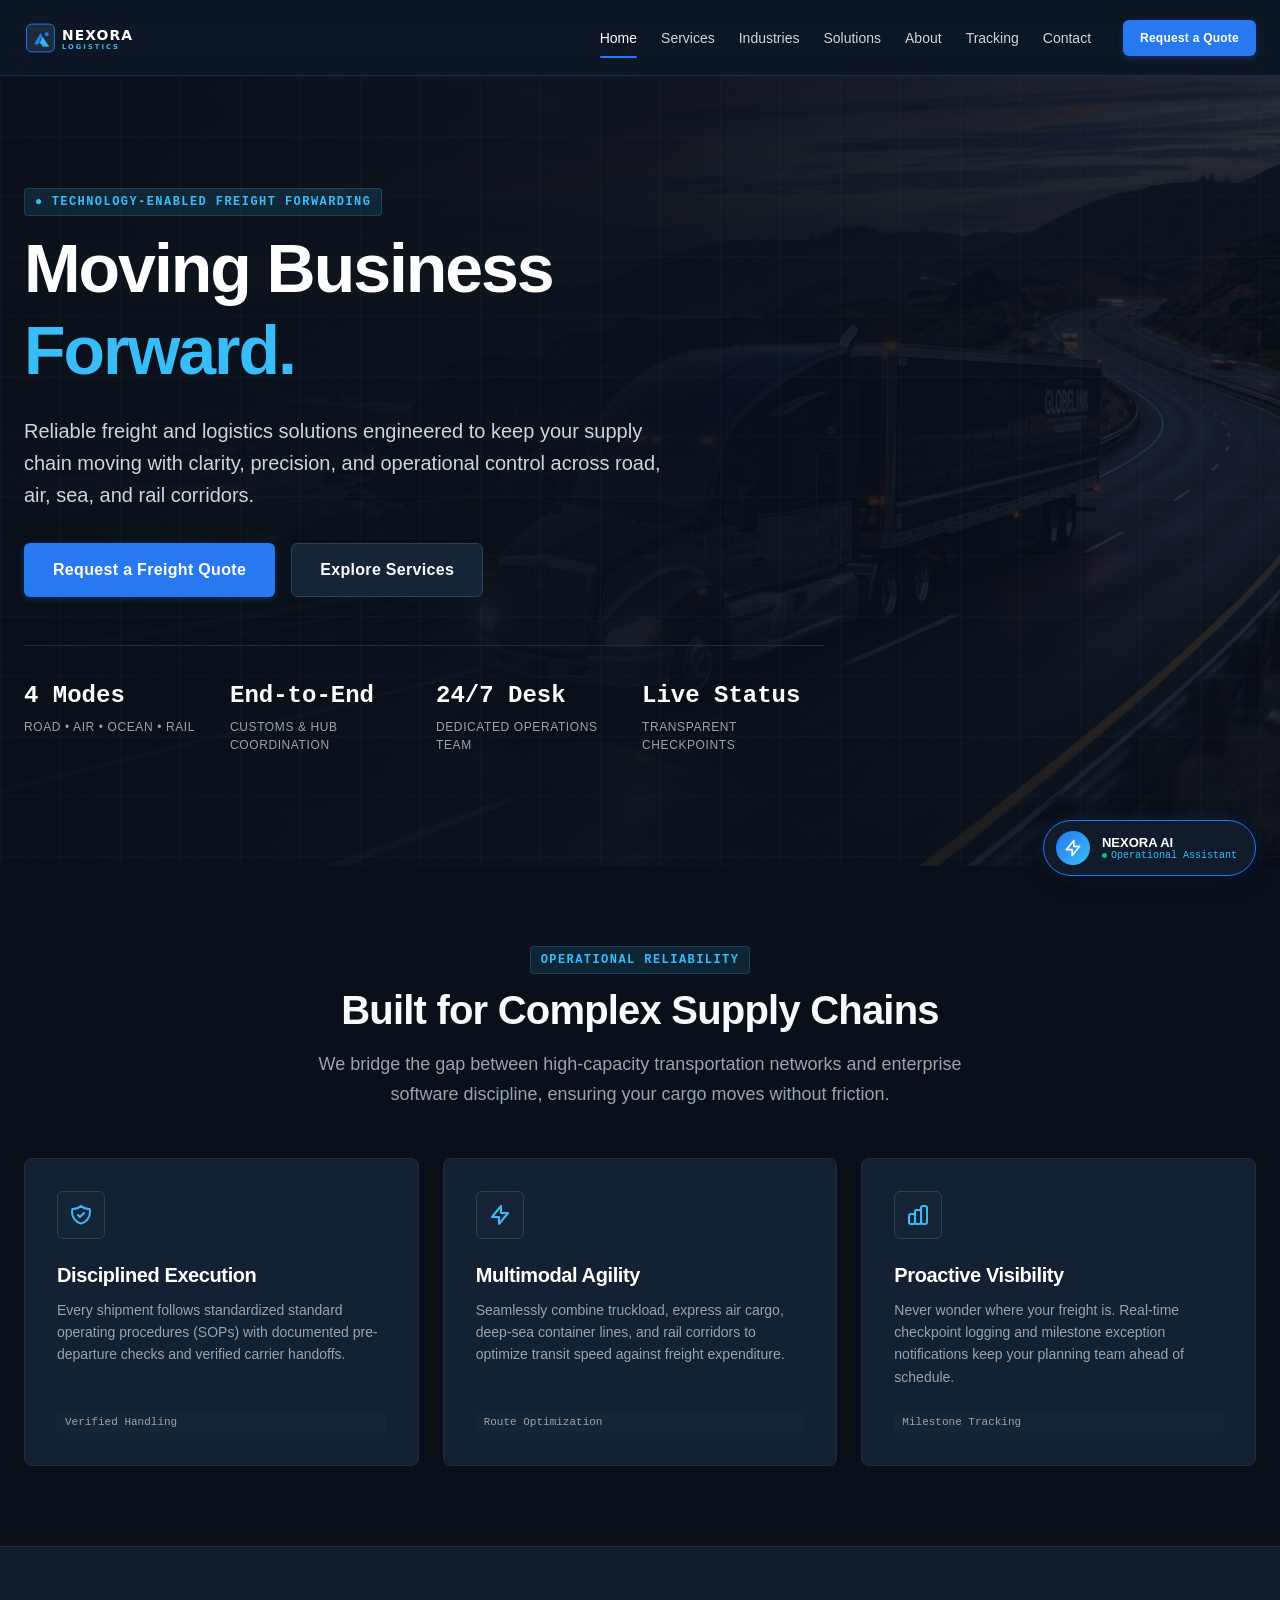
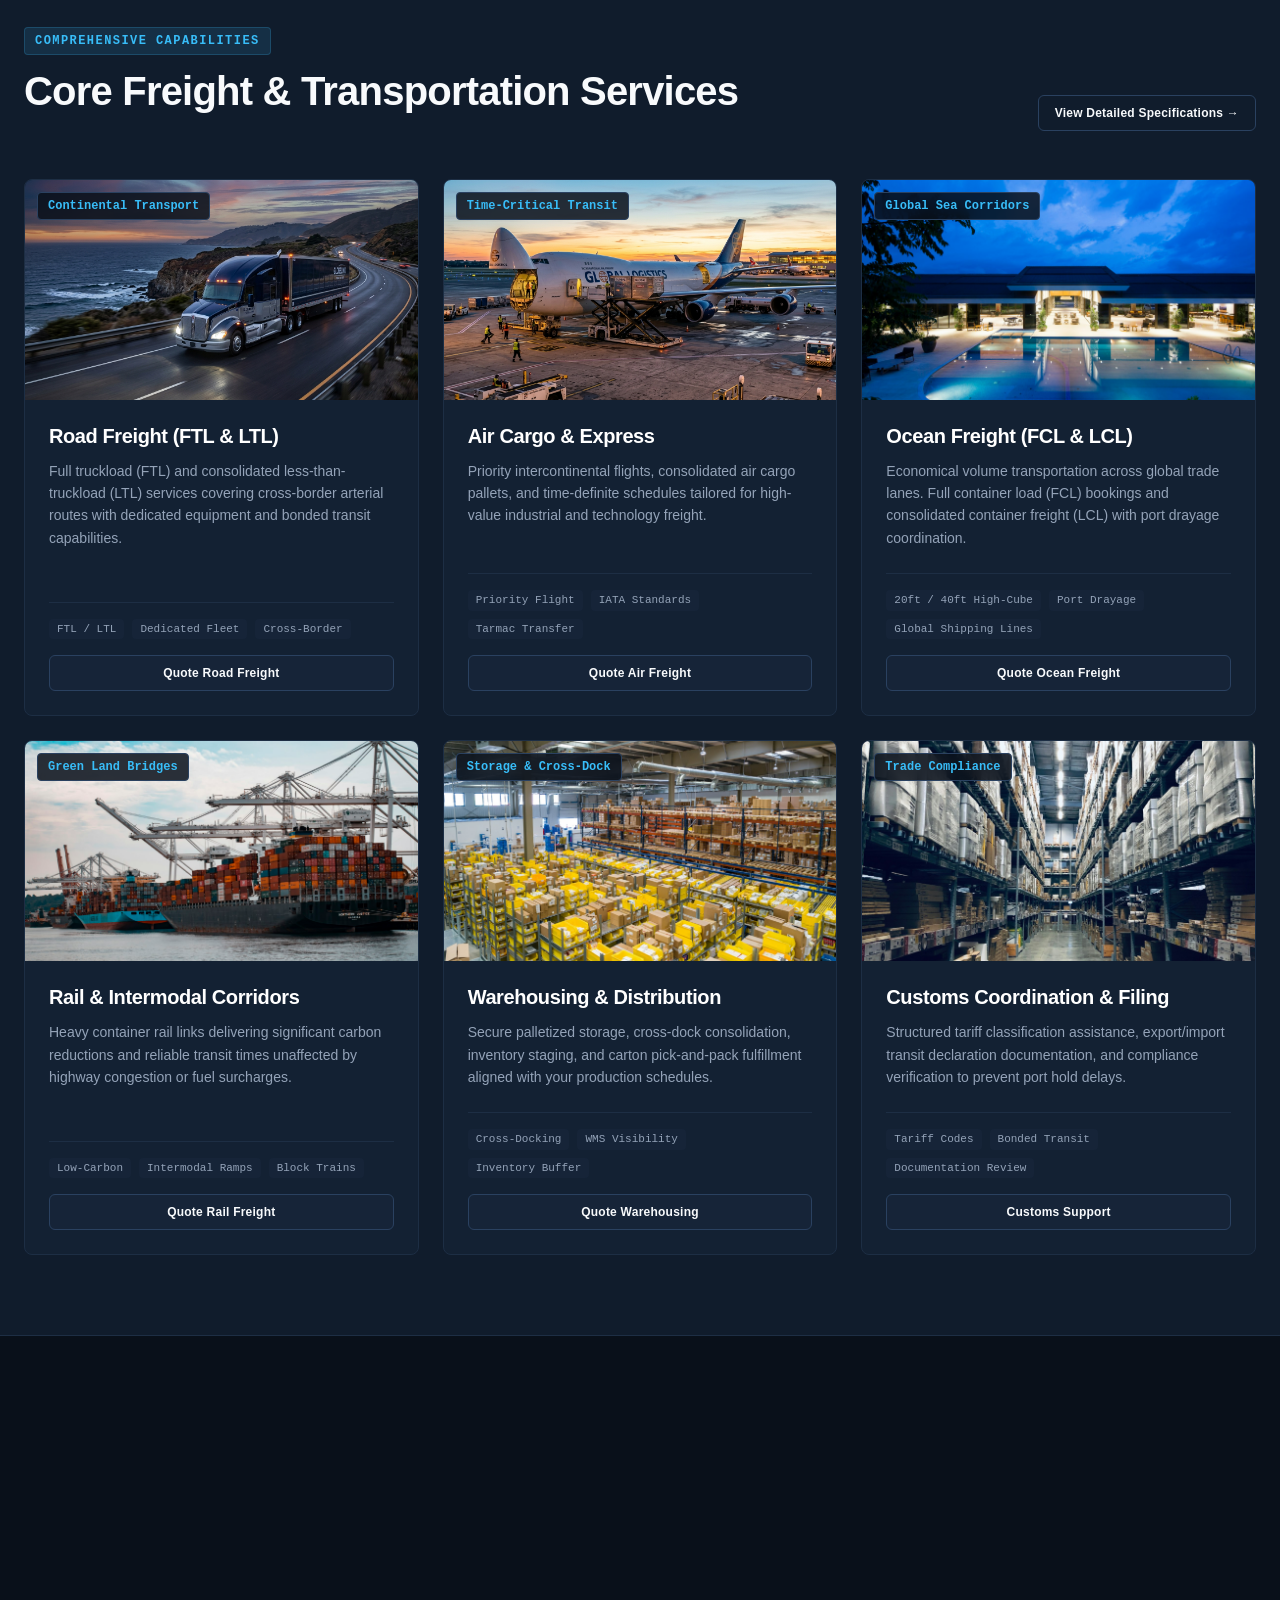
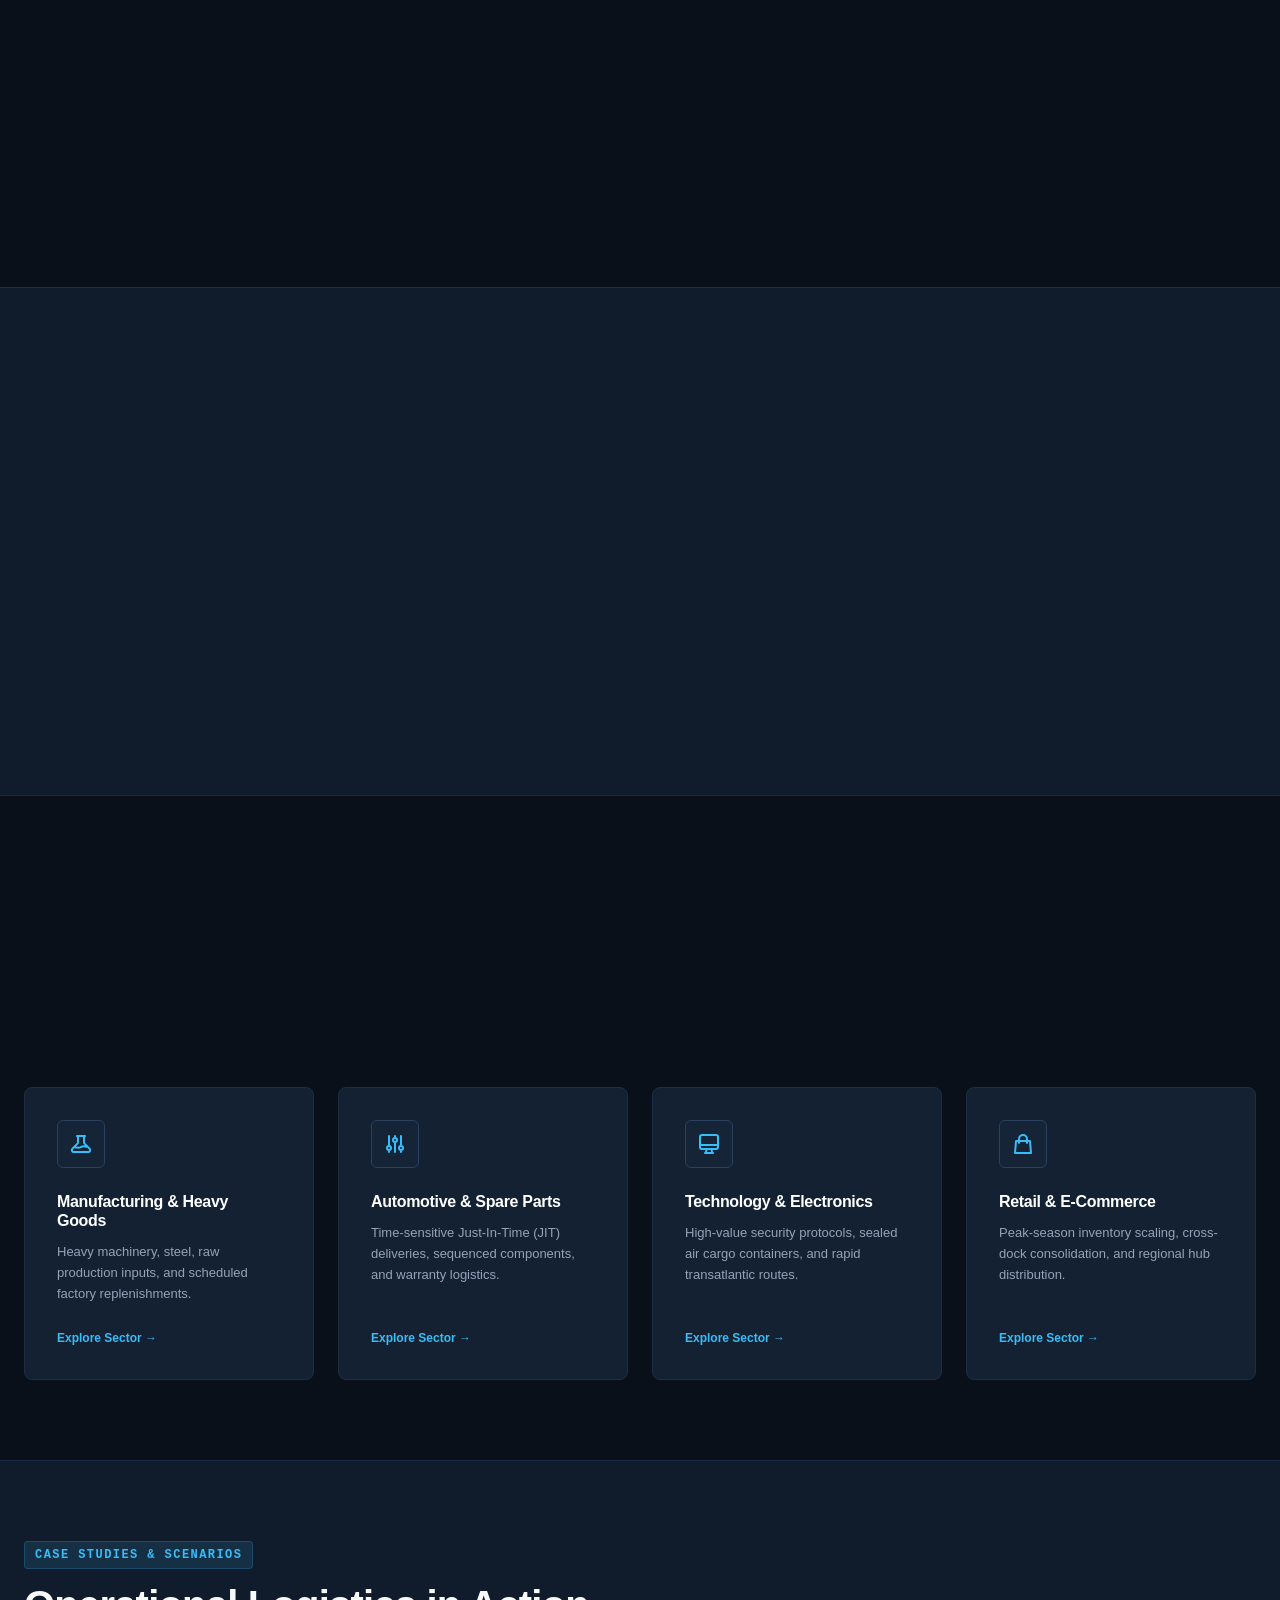
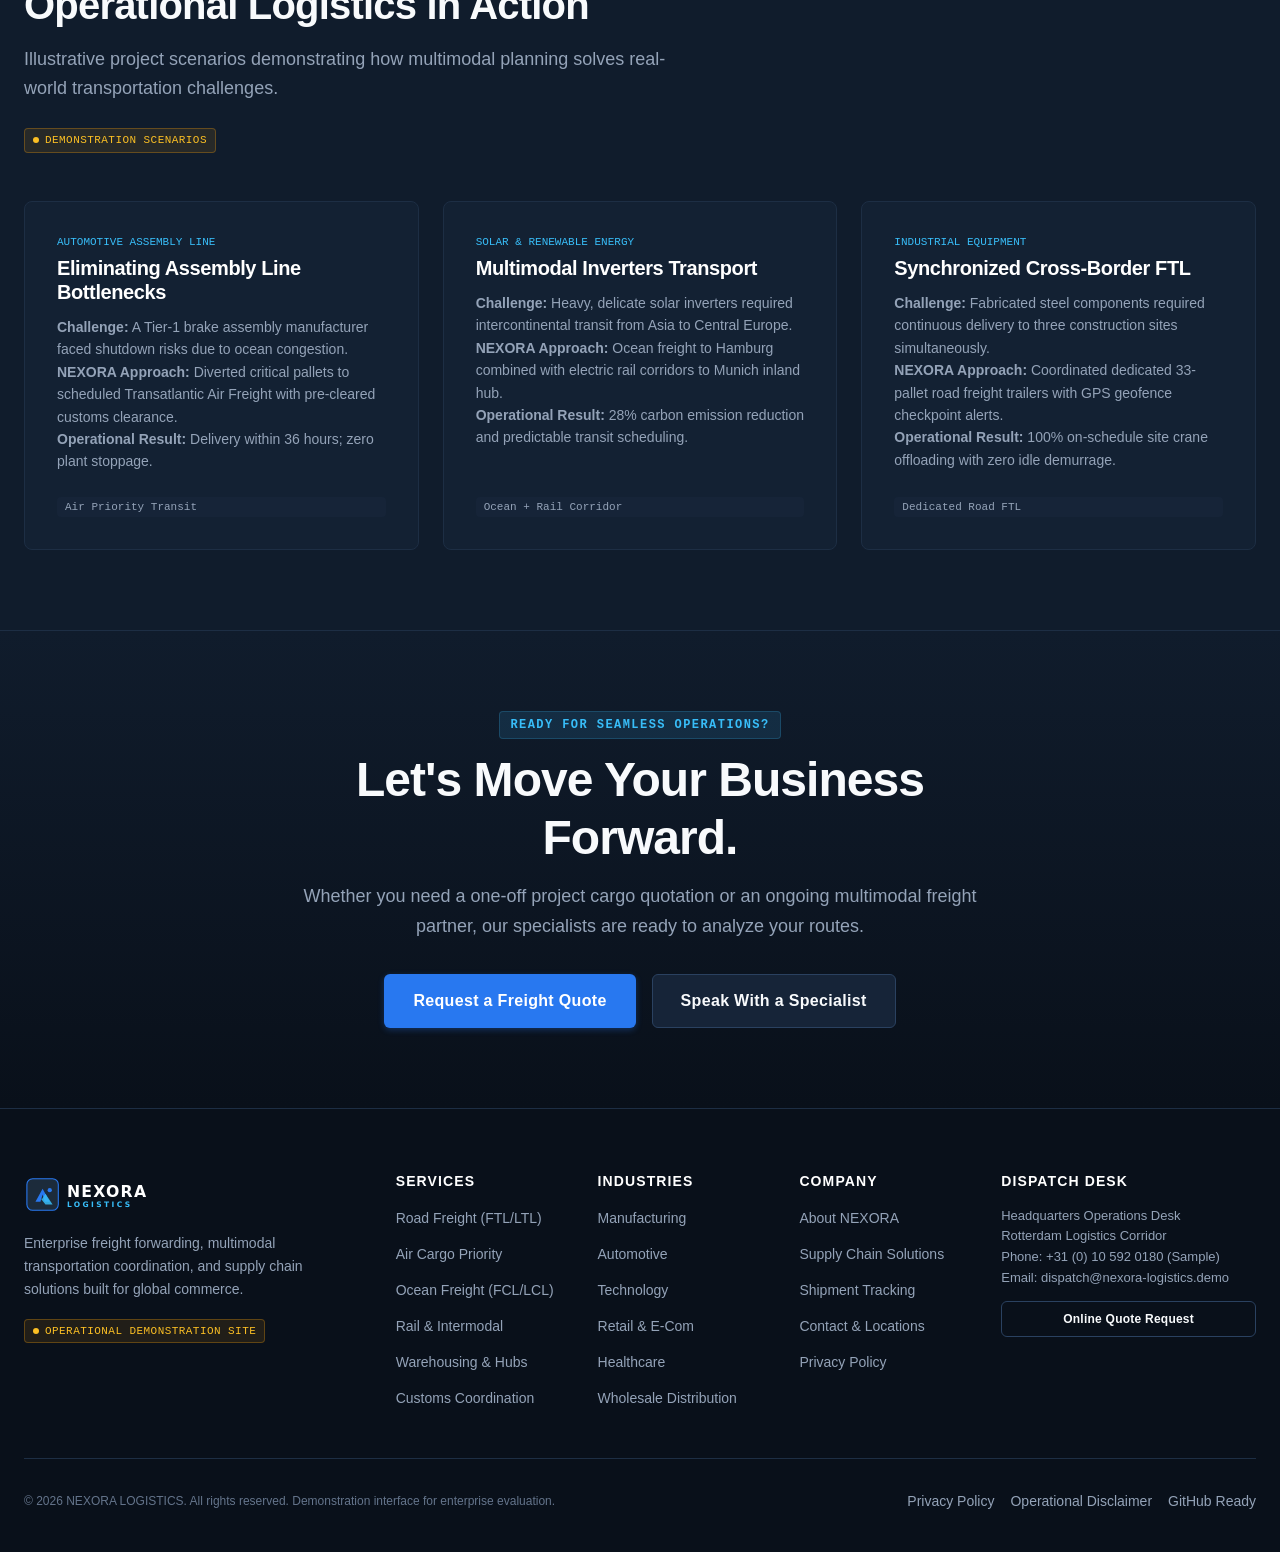
<file: index.html>
<!DOCTYPE html>
<html lang="en">
<head>
  <meta charset="UTF-8">
  <meta name="viewport" content="width=device-width, initial-scale=1.0">
  <title>NEXORA LOGISTICS | International Freight & Supply Chain Solutions</title>
  <meta name="description" content="NEXORA LOGISTICS provides reliable international freight forwarding, road, air, ocean, rail transportation, warehousing, and intelligent supply chain coordination.">
  <meta name="keywords" content="logistics, freight forwarding, international transport, air cargo, ocean freight, road freight, supply chain management, cargo tracking">
  
  <!-- OpenGraph Metadata -->
  <meta property="og:title" content="NEXORA LOGISTICS | Moving Business Forward">
  <meta property="og:description" content="Reliable freight and logistics solutions engineered to keep global supply chains moving with clarity, precision, and control.">
  <meta property="og:image" content="./assets/images/hero-truck.jpg">
  <meta property="og:type" content="website">

  <!-- Favicon -->
  <link rel="icon" type="image/svg+xml" href="./assets/images/favicon.svg">

  <!-- Core Stylesheet -->
  <link rel="stylesheet" href="./assets/css/styles.css">
</head>
<body>
  <!-- Accessible Skip Link -->
  <a href="#main-content" class="skip-link">Skip to main content</a>

  <!-- Global Header -->
  <header class="site-header" role="banner">
    <div class="container header-inner">
      <a href="./index.html" class="brand-logo" aria-label="NEXORA LOGISTICS Homepage">
        <img src="./assets/images/logo.svg" alt="NEXORA LOGISTICS" width="220" height="48">
      </a>

      <!-- Desktop & Mobile Navigation -->
      <nav class="main-nav" role="navigation" aria-label="Primary Navigation">
        <ul class="nav-list">
          <li><a href="./index.html" class="nav-link active">Home</a></li>
          <li><a href="./services.html" class="nav-link">Services</a></li>
          <li><a href="./industries.html" class="nav-link">Industries</a></li>
          <li><a href="./solutions.html" class="nav-link">Solutions</a></li>
          <li><a href="./about.html" class="nav-link">About</a></li>
          <li><a href="./tracking.html" class="nav-link">Tracking</a></li>
          <li><a href="./contact.html" class="nav-link">Contact</a></li>
        </ul>

        <div class="header-actions">
          <a href="./quote.html" class="btn btn-primary btn-sm">Request a Quote</a>
        </div>
      </nav>

      <!-- Mobile Hamburger Button -->
      <button class="mobile-nav-toggle" aria-label="Toggle navigation menu" aria-expanded="false">
        <svg width="24" height="24" fill="none" stroke="currentColor" viewBox="0 0 24 24">
          <path stroke-linecap="round" stroke-linejoin="round" stroke-width="2" d="M4 6h16M4 12h16M4 18h16"/>
        </svg>
      </button>
    </div>
  </header>

  <!-- Main Content Area -->
  <main id="main-content">
    
    <!-- Hero Section -->
    <section class="hero" aria-label="Introduction">
      <div class="hero-bg-container">
        <img src="./assets/images/hero-truck.jpg" alt="Heavy freight truck cruising along an illuminated highway corridor" class="hero-bg-image">
        <div class="hero-gradient-overlay"></div>
        <div class="hero-grid-lines"></div>
      </div>

      <div class="container">
        <div class="hero-content fade-in-up">
          <div class="eyebrow">
            <span>●</span> Technology-Enabled Freight Forwarding
          </div>
          <h1 class="hero-title">
            Moving Business <span>Forward.</span>
          </h1>
          <p class="hero-description">
            Reliable freight and logistics solutions engineered to keep your supply chain moving with clarity, precision, and operational control across road, air, sea, and rail corridors.
          </p>

          <div class="hero-cta-group">
            <a href="./quote.html" class="btn btn-primary btn-lg">Request a Freight Quote</a>
            <a href="./services.html" class="btn btn-secondary btn-lg">Explore Services</a>
          </div>

          <!-- Capability Strip -->
          <div class="hero-metrics-strip">
            <div class="metric-item">
              <span class="metric-value">4 Modes</span>
              <span class="metric-label">Road • Air • Ocean • Rail</span>
            </div>
            <div class="metric-item">
              <span class="metric-value">End-to-End</span>
              <span class="metric-label">Customs & Hub Coordination</span>
            </div>
            <div class="metric-item">
              <span class="metric-value">24/7 Desk</span>
              <span class="metric-label">Dedicated Operations Team</span>
            </div>
            <div class="metric-item">
              <span class="metric-value">Live Status</span>
              <span class="metric-label">Transparent Checkpoints</span>
            </div>
          </div>
        </div>
      </div>
    </section>

    <!-- Operational Strengths & Trust -->
    <section class="section" aria-labelledby="trust-heading">
      <div class="container">
        <div class="section-header text-center fade-in-up">
          <span class="eyebrow">Operational Reliability</span>
          <h2 id="trust-heading" class="section-title">Built for Complex Supply Chains</h2>
          <p class="section-subtitle">
            We bridge the gap between high-capacity transportation networks and enterprise software discipline, ensuring your cargo moves without friction.
          </p>
        </div>

        <div class="grid-3">
          <div class="card fade-in-up">
            <div class="card-icon">
              <svg width="24" height="24" fill="none" stroke="currentColor" viewBox="0 0 24 24"><path stroke-linecap="round" stroke-linejoin="round" stroke-width="2" d="M9 12l2 2 4-4m5.618-4.016A11.955 11.955 0 0112 2.944a11.955 11.955 0 01-8.618 3.04A12.02 12.02 0 003 9c0 5.591 3.824 10.29 9 11.622 5.176-1.332 9-6.03 9-11.622 0-1.042-.133-2.052-.382-3.016z"/></svg>
            </div>
            <h3 class="card-title">Disciplined Execution</h3>
            <p class="card-text">Every shipment follows standardized standard operating procedures (SOPs) with documented pre-departure checks and verified carrier handoffs.</p>
            <div class="service-tag">Verified Handling</div>
          </div>

          <div class="card fade-in-up">
            <div class="card-icon">
              <svg width="24" height="24" fill="none" stroke="currentColor" viewBox="0 0 24 24"><path stroke-linecap="round" stroke-linejoin="round" stroke-width="2" d="M13 10V3L4 14h7v7l9-11h-7z"/></svg>
            </div>
            <h3 class="card-title">Multimodal Agility</h3>
            <p class="card-text">Seamlessly combine truckload, express air cargo, deep-sea container lines, and rail corridors to optimize transit speed against freight expenditure.</p>
            <div class="service-tag">Route Optimization</div>
          </div>

          <div class="card fade-in-up">
            <div class="card-icon">
              <svg width="24" height="24" fill="none" stroke="currentColor" viewBox="0 0 24 24"><path stroke-linecap="round" stroke-linejoin="round" stroke-width="2" d="M9 19v-6a2 2 0 00-2-2H5a2 2 0 00-2 2v6a2 2 0 002 2h2a2 2 0 002-2zm0 0V9a2 2 0 012-2h2a2 2 0 012 2v10m-6 0a2 2 0 002 2h2a2 2 0 002-2m0 0V5a2 2 0 012-2h2a2 2 0 012 2v14a2 2 0 01-2 2h-2a2 2 0 01-2-2z"/></svg>
            </div>
            <h3 class="card-title">Proactive Visibility</h3>
            <p class="card-text">Never wonder where your freight is. Real-time checkpoint logging and milestone exception notifications keep your planning team ahead of schedule.</p>
            <div class="service-tag">Milestone Tracking</div>
          </div>
        </div>
      </div>
    </section>

    <!-- Core Services Overview -->
    <section class="section section-alt" aria-labelledby="services-heading">
      <div class="container">
        <div class="section-header fade-in-up">
          <div style="display:flex; justify-content:space-between; align-items:flex-end; flex-wrap:wrap; gap:16px;">
            <div>
              <span class="eyebrow">Comprehensive Capabilities</span>
              <h2 id="services-heading" class="section-title">Core Freight & Transportation Services</h2>
            </div>
            <a href="./services.html" class="btn btn-outline btn-sm">View Detailed Specifications →</a>
          </div>
        </div>

        <div class="grid-3">
          <!-- Road Freight -->
          <article class="service-card fade-in-up">
            <div class="service-card-media">
              <img src="./assets/images/hero-truck.jpg" alt="Commercial highway freight truck" loading="lazy">
              <span class="service-card-badge">Continental Transport</span>
            </div>
            <div class="service-card-body">
              <h3 class="card-title">Road Freight (FTL & LTL)</h3>
              <p class="card-text">
                Full truckload (FTL) and consolidated less-than-truckload (LTL) services covering cross-border arterial routes with dedicated equipment and bonded transit capabilities.
              </p>
              <div class="service-card-tags">
                <span class="service-tag">FTL / LTL</span>
                <span class="service-tag">Dedicated Fleet</span>
                <span class="service-tag">Cross-Border</span>
              </div>
              <div style="margin-top: 16px;">
                <a href="./quote.html?mode=road" class="btn btn-secondary btn-sm" style="width:100%;">Quote Road Freight</a>
              </div>
            </div>
          </article>

          <!-- Air Freight -->
          <article class="service-card fade-in-up">
            <div class="service-card-media">
              <img src="./assets/images/service-air.jpg" alt="Commercial cargo aircraft being loaded on tarmac at dawn" loading="lazy">
              <span class="service-card-badge">Time-Critical Transit</span>
            </div>
            <div class="service-card-body">
              <h3 class="card-title">Air Cargo & Express</h3>
              <p class="card-text">
                Priority intercontinental flights, consolidated air cargo pallets, and time-definite schedules tailored for high-value industrial and technology freight.
              </p>
              <div class="service-card-tags">
                <span class="service-tag">Priority Flight</span>
                <span class="service-tag">IATA Standards</span>
                <span class="service-tag">Tarmac Transfer</span>
              </div>
              <div style="margin-top: 16px;">
                <a href="./quote.html?mode=air" class="btn btn-secondary btn-sm" style="width:100%;">Quote Air Freight</a>
              </div>
            </div>
          </article>

          <!-- Ocean Freight -->
          <article class="service-card fade-in-up">
            <div class="service-card-media">
              <img src="./assets/images/service-ocean.jpg" alt="Container ship docked at modern sea terminal" loading="lazy">
              <span class="service-card-badge">Global Sea Corridors</span>
            </div>
            <div class="service-card-body">
              <h3 class="card-title">Ocean Freight (FCL & LCL)</h3>
              <p class="card-text">
                Economical volume transportation across global trade lanes. Full container load (FCL) bookings and consolidated container freight (LCL) with port drayage coordination.
              </p>
              <div class="service-card-tags">
                <span class="service-tag">20ft / 40ft High-Cube</span>
                <span class="service-tag">Port Drayage</span>
                <span class="service-tag">Global Shipping Lines</span>
              </div>
              <div style="margin-top: 16px;">
                <a href="./quote.html?mode=ocean" class="btn btn-secondary btn-sm" style="width:100%;">Quote Ocean Freight</a>
              </div>
            </div>
          </article>

          <!-- Rail & Intermodal -->
          <article class="service-card fade-in-up">
            <div class="service-card-media">
              <img src="./assets/images/service-rail.jpg" alt="Freight train moving containerized cargo" loading="lazy">
              <span class="service-card-badge">Green Land Bridges</span>
            </div>
            <div class="service-card-body">
              <h3 class="card-title">Rail & Intermodal Corridors</h3>
              <p class="card-text">
                Heavy container rail links delivering significant carbon reductions and reliable transit times unaffected by highway congestion or fuel surcharges.
              </p>
              <div class="service-card-tags">
                <span class="service-tag">Low-Carbon</span>
                <span class="service-tag">Intermodal Ramps</span>
                <span class="service-tag">Block Trains</span>
              </div>
              <div style="margin-top: 16px;">
                <a href="./quote.html?mode=rail" class="btn btn-secondary btn-sm" style="width:100%;">Quote Rail Freight</a>
              </div>
            </div>
          </article>

          <!-- Warehousing & Fulfillment -->
          <article class="service-card fade-in-up">
            <div class="service-card-media">
              <img src="./assets/images/service-warehouse.jpg" alt="High bay racking modern distribution warehouse" loading="lazy">
              <span class="service-card-badge">Storage & Cross-Dock</span>
            </div>
            <div class="service-card-body">
              <h3 class="card-title">Warehousing & Distribution</h3>
              <p class="card-text">
                Secure palletized storage, cross-dock consolidation, inventory staging, and carton pick-and-pack fulfillment aligned with your production schedules.
              </p>
              <div class="service-card-tags">
                <span class="service-tag">Cross-Docking</span>
                <span class="service-tag">WMS Visibility</span>
                <span class="service-tag">Inventory Buffer</span>
              </div>
              <div style="margin-top: 16px;">
                <a href="./quote.html?mode=warehouse" class="btn btn-secondary btn-sm" style="width:100%;">Quote Warehousing</a>
              </div>
            </div>
          </article>

          <!-- Customs Coordination -->
          <article class="service-card fade-in-up">
            <div class="service-card-media">
              <img src="./assets/images/service-customs.jpg" alt="Customs documentation review at port cargo station" loading="lazy">
              <span class="service-card-badge">Trade Compliance</span>
            </div>
            <div class="service-card-body">
              <h3 class="card-title">Customs Coordination & Filing</h3>
              <p class="card-text">
                Structured tariff classification assistance, export/import transit declaration documentation, and compliance verification to prevent port hold delays.
              </p>
              <div class="service-card-tags">
                <span class="service-tag">Tariff Codes</span>
                <span class="service-tag">Bonded Transit</span>
                <span class="service-tag">Documentation Review</span>
              </div>
              <div style="margin-top: 16px;">
                <a href="./quote.html?mode=customs" class="btn btn-secondary btn-sm" style="width:100%;">Customs Support</a>
              </div>
            </div>
          </article>
        </div>
      </div>
    </section>

    <!-- How It Works (Customer Journey) -->
    <section class="section" aria-labelledby="process-heading">
      <div class="container">
        <div class="section-header text-center fade-in-up">
          <span class="eyebrow">Operational Methodology</span>
          <h2 id="process-heading" class="section-title">The Logistics Coordination Journey</h2>
          <p class="section-subtitle">
            A clear, transparent five-step process ensuring total accountability from initial quotation to final destination delivery.
          </p>
        </div>

        <div class="process-stepper fade-in-up">
          <div class="step-card">
            <div class="step-number">01</div>
            <h3 class="step-title">Submit Requirements</h3>
            <p class="step-desc">Enter origin, destination, cargo weights, dimensions, and preferred transit timelines.</p>
          </div>

          <div class="step-card">
            <div class="step-number">02</div>
            <h3 class="step-title">Routing Proposal</h3>
            <p class="step-desc">Our freight coordinators review capacity and provide a validated transparent rate structure.</p>
          </div>

          <div class="step-card">
            <div class="step-number">03</div>
            <h3 class="step-title">Booking Confirmation</h3>
            <p class="step-desc">Secure carrier allocation, finalize documentation (BOL/AWB), and coordinate pickup windows.</p>
          </div>

          <div class="step-card">
            <div class="step-number">04</div>
            <h3 class="step-title">Monitored Transit</h3>
            <p class="step-desc">Continuous checkpoint logging and proactive exception management across all hubs.</p>
          </div>

          <div class="step-card">
            <div class="step-number">05</div>
            <h3 class="step-title">Verified Delivery</h3>
            <p class="step-desc">Final destination sign-off, POD verification, and transparent electronic invoicing.</p>
          </div>
        </div>
      </div>
    </section>

    <!-- Shipment Visibility Interactive Preview -->
    <section class="section section-alt" aria-labelledby="tracking-preview-heading">
      <div class="container">
        <div class="grid-2" style="align-items:center;">
          <div class="fade-in-up">
            <span class="eyebrow">Real-Time Intelligence</span>
            <h2 id="tracking-preview-heading" class="section-title">Shipment Visibility & Milestone Tracking</h2>
            <p>
              Supply chains fail when communication stalls. NEXORA's operational tracking platform provides clear milestone verification across all transportation legs.
            </p>
            <p style="color:var(--text-muted); font-size:14px;">
              Test our interactive demonstration tracking console with realistic multimodal shipments to explore how milestones, customs clearances, and hub transfers are reported.
            </p>

            <div style="margin-top: 24px; display:flex; gap:12px; flex-wrap:wrap;">
              <a href="./tracking.html?track=NEX-849201" class="btn btn-primary">Try Live Tracking Demo</a>
              <a href="./contact.html" class="btn btn-secondary">Inquire About EDI/API Feeds</a>
            </div>
          </div>

          <!-- Interactive Preview Card -->
          <div class="tracking-preview-card fade-in-up">
            <div style="display:flex; justify-content:space-between; align-items:center; margin-bottom:12px;">
              <span class="demo-badge">Sample Interactive Preview</span>
              <span style="font-family:var(--font-mono); font-size:11px; color:var(--text-muted);">REF: NEX-849201</span>
            </div>
            <h3 style="font-size:18px; color:#FFF; margin-bottom:8px;">Ocean & Rail Intermodal</h3>
            <div style="font-size:12px; color:var(--color-accent); font-family:var(--font-mono); margin-bottom:16px;">Rotterdam Maasvlakte (NL) → Munich Logistics Park (DE)</div>

            <!-- Mini Timeline -->
            <div style="border-left:2px solid var(--color-primary); padding-left:14px; margin-left:6px; display:flex; flex-direction:column; gap:12px;">
              <div>
                <div style="font-size:12px; font-weight:700; color:#10B981;">CURRENT: In Transit (Rail Feeder)</div>
                <div style="font-size:11px; color:var(--text-muted);">Duisburg Intermodal Terminal — En route to Munich</div>
              </div>
              <div>
                <div style="font-size:12px; font-weight:600; color:#FFF;">Customs Transit T1 Cleared</div>
                <div style="font-size:11px; color:var(--text-muted);">Port of Rotterdam — Bonded release accepted</div>
              </div>
              <div>
                <div style="font-size:12px; font-weight:600; color:#FFF;">Vessel Discharged</div>
                <div style="font-size:11px; color:var(--text-muted);">ECT Delta Terminal — Physical seal verified intact</div>
              </div>
            </div>

            <div style="margin-top:20px; padding-top:14px; border-top:1px solid var(--border-subtle); display:flex; justify-content:space-between; align-items:center;">
              <span style="font-size:12px; color:var(--text-muted);">Carrier: Electric Freight Lok #482</span>
              <a href="./tracking.html?track=NEX-849201" style="font-size:12px; font-weight:600; color:var(--color-accent);">View Complete Telematics →</a>
            </div>
          </div>
        </div>
      </div>
    </section>

    <!-- Industry Solutions Overview -->
    <section class="section" aria-labelledby="industries-heading">
      <div class="container">
        <div class="section-header fade-in-up">
          <span class="eyebrow">Tailored Sector Expertise</span>
          <h2 id="industries-heading" class="section-title">Logistics Designed for Your Industry</h2>
          <p class="section-subtitle">
            Different cargo types require distinct handling protocols, regulatory documentation, and scheduling precision.
          </p>
        </div>

        <div class="grid-4">
          <div class="card card-clickable fade-in-up" onclick="window.location.href='./industries.html#manufacturing'">
            <div class="card-icon">
              <svg width="24" height="24" fill="none" stroke="currentColor" viewBox="0 0 24 24"><path stroke-linecap="round" stroke-linejoin="round" stroke-width="2" d="M19.428 15.428a2 2 0 00-1.022-.547l-2.387-.477a6 6 0 00-3.86.517l-.318.158a6 6 0 01-3.86.517L6.05 15.21a2 2 0 00-1.806.547M8 4h8l-1 1v5.172a2 2 0 00.586 1.414l5 5c1.26 1.26.367 3.414-1.415 3.414H4.828c-1.782 0-2.674-2.154-1.414-3.414l5-5A2 2 0 009 10.172V5L8 4z"/></svg>
            </div>
            <h3 class="card-title" style="font-size:16px;">Manufacturing & Heavy Goods</h3>
            <p class="card-text" style="font-size:13px;">Heavy machinery, steel, raw production inputs, and scheduled factory replenishments.</p>
            <span style="font-size:12px; color:var(--color-accent); font-weight:600; margin-top:auto;">Explore Sector →</span>
          </div>

          <div class="card card-clickable fade-in-up" onclick="window.location.href='./industries.html#automotive'">
            <div class="card-icon">
              <svg width="24" height="24" fill="none" stroke="currentColor" viewBox="0 0 24 24"><path stroke-linecap="round" stroke-linejoin="round" stroke-width="2" d="M12 6V4m0 2a2 2 0 100 4m0-4a2 2 0 110 4m-6 8a2 2 0 100-4m0 4a2 2 0 110-4m0 4v2m0-6V4m6 6v10m6-2a2 2 0 100-4m0 4a2 2 0 110-4m0 4v2m0-6V4"/></svg>
            </div>
            <h3 class="card-title" style="font-size:16px;">Automotive & Spare Parts</h3>
            <p class="card-text" style="font-size:13px;">Time-sensitive Just-In-Time (JIT) deliveries, sequenced components, and warranty logistics.</p>
            <span style="font-size:12px; color:var(--color-accent); font-weight:600; margin-top:auto;">Explore Sector →</span>
          </div>

          <div class="card card-clickable fade-in-up" onclick="window.location.href='./industries.html#technology'">
            <div class="card-icon">
              <svg width="24" height="24" fill="none" stroke="currentColor" viewBox="0 0 24 24"><path stroke-linecap="round" stroke-linejoin="round" stroke-width="2" d="M9.75 17L9 20l-1 1h8l-1-1-.75-3M3 13h18M5 17h14a2 2 0 002-2V5a2 2 0 00-2-2H5a2 2 0 00-2 2v10a2 2 0 002 2z"/></svg>
            </div>
            <h3 class="card-title" style="font-size:16px;">Technology & Electronics</h3>
            <p class="card-text" style="font-size:13px;">High-value security protocols, sealed air cargo containers, and rapid transatlantic routes.</p>
            <span style="font-size:12px; color:var(--color-accent); font-weight:600; margin-top:auto;">Explore Sector →</span>
          </div>

          <div class="card card-clickable fade-in-up" onclick="window.location.href='./industries.html#retail'">
            <div class="card-icon">
              <svg width="24" height="24" fill="none" stroke="currentColor" viewBox="0 0 24 24"><path stroke-linecap="round" stroke-linejoin="round" stroke-width="2" d="M16 11V7a4 4 0 00-8 0v4M5 9h14l1 12H4L5 9z"/></svg>
            </div>
            <h3 class="card-title" style="font-size:16px;">Retail & E-Commerce</h3>
            <p class="card-text" style="font-size:13px;">Peak-season inventory scaling, cross-dock consolidation, and regional hub distribution.</p>
            <span style="font-size:12px; color:var(--color-accent); font-weight:600; margin-top:auto;">Explore Sector →</span>
          </div>
        </div>
      </div>
    </section>

    <!-- Case Scenarios (Demonstration) -->
    <section class="section section-alt" aria-labelledby="cases-heading">
      <div class="container">
        <div class="section-header fade-in-up">
          <span class="eyebrow">Case Studies & Scenarios</span>
          <h2 id="cases-heading" class="section-title">Operational Logistics in Action</h2>
          <p class="section-subtitle">
            Illustrative project scenarios demonstrating how multimodal planning solves real-world transportation challenges.
          </p>
          <span class="demo-badge" style="margin-top:8px;">Demonstration Scenarios</span>
        </div>

        <div class="grid-3">
          <div class="card fade-in-up">
            <div style="font-size:11px; text-transform:uppercase; color:var(--color-accent); font-family:var(--font-mono); margin-bottom:6px;">Automotive Assembly Line</div>
            <h3 class="card-title">Eliminating Assembly Line Bottlenecks</h3>
            <p class="card-text">
              <strong>Challenge:</strong> A Tier-1 brake assembly manufacturer faced shutdown risks due to ocean congestion.<br>
              <strong>NEXORA Approach:</strong> Diverted critical pallets to scheduled Transatlantic Air Freight with pre-cleared customs clearance.<br>
              <strong>Operational Result:</strong> Delivery within 36 hours; zero plant stoppage.
            </p>
            <div class="service-tag">Air Priority Transit</div>
          </div>

          <div class="card fade-in-up">
            <div style="font-size:11px; text-transform:uppercase; color:var(--color-accent); font-family:var(--font-mono); margin-bottom:6px;">Solar & Renewable Energy</div>
            <h3 class="card-title">Multimodal Inverters Transport</h3>
            <p class="card-text">
              <strong>Challenge:</strong> Heavy, delicate solar inverters required intercontinental transit from Asia to Central Europe.<br>
              <strong>NEXORA Approach:</strong> Ocean freight to Hamburg combined with electric rail corridors to Munich inland hub.<br>
              <strong>Operational Result:</strong> 28% carbon emission reduction and predictable transit scheduling.
            </p>
            <div class="service-tag">Ocean + Rail Corridor</div>
          </div>

          <div class="card fade-in-up">
            <div style="font-size:11px; text-transform:uppercase; color:var(--color-accent); font-family:var(--font-mono); margin-bottom:6px;">Industrial Equipment</div>
            <h3 class="card-title">Synchronized Cross-Border FTL</h3>
            <p class="card-text">
              <strong>Challenge:</strong> Fabricated steel components required continuous delivery to three construction sites simultaneously.<br>
              <strong>NEXORA Approach:</strong> Coordinated dedicated 33-pallet road freight trailers with GPS geofence checkpoint alerts.<br>
              <strong>Operational Result:</strong> 100% on-schedule site crane offloading with zero idle demurrage.
            </p>
            <div class="service-tag">Dedicated Road FTL</div>
          </div>
        </div>
      </div>
    </section>

    <!-- Final Call to Action -->
    <section class="section" style="background: linear-gradient(180deg, var(--color-surface-1) 0%, var(--color-midnight) 100%); text-align:center;" aria-labelledby="cta-heading">
      <div class="container fade-in-up" style="max-width: 800px;">
        <span class="eyebrow">Ready for Seamless Operations?</span>
        <h2 id="cta-heading" class="section-title" style="font-size: clamp(2rem, 4vw, 3rem);">
          Let's Move Your Business Forward.
        </h2>
        <p class="section-subtitle" style="margin-left:auto; margin-right:auto; margin-bottom: 32px;">
          Whether you need a one-off project cargo quotation or an ongoing multimodal freight partner, our specialists are ready to analyze your routes.
        </p>

        <div style="display:flex; justify-content:center; gap:16px; flex-wrap:wrap;">
          <a href="./quote.html" class="btn btn-primary btn-lg">Request a Freight Quote</a>
          <a href="./contact.html" class="btn btn-secondary btn-lg">Speak With a Specialist</a>
        </div>
      </div>
    </section>

  </main>

  <!-- Global Footer -->
  <footer class="site-footer" role="contentinfo">
    <div class="container">
      <div class="footer-grid">
        <div class="footer-brand">
          <img src="./assets/images/logo.svg" alt="NEXORA LOGISTICS" width="200" height="44">
          <p>
            Enterprise freight forwarding, multimodal transportation coordination, and supply chain solutions built for global commerce.
          </p>
          <div style="margin-top: 14px;">
            <span class="demo-badge">Operational Demonstration Site</span>
          </div>
        </div>

        <div>
          <h4 class="footer-col-title">Services</h4>
          <ul class="footer-links">
            <li><a href="./services.html#road" class="footer-link">Road Freight (FTL/LTL)</a></li>
            <li><a href="./services.html#air" class="footer-link">Air Cargo Priority</a></li>
            <li><a href="./services.html#ocean" class="footer-link">Ocean Freight (FCL/LCL)</a></li>
            <li><a href="./services.html#rail" class="footer-link">Rail & Intermodal</a></li>
            <li><a href="./services.html#warehousing" class="footer-link">Warehousing & Hubs</a></li>
            <li><a href="./services.html#customs" class="footer-link">Customs Coordination</a></li>
          </ul>
        </div>

        <div>
          <h4 class="footer-col-title">Industries</h4>
          <ul class="footer-links">
            <li><a href="./industries.html#manufacturing" class="footer-link">Manufacturing</a></li>
            <li><a href="./industries.html#automotive" class="footer-link">Automotive</a></li>
            <li><a href="./industries.html#technology" class="footer-link">Technology</a></li>
            <li><a href="./industries.html#retail" class="footer-link">Retail & E-Com</a></li>
            <li><a href="./industries.html#healthcare" class="footer-link">Healthcare</a></li>
            <li><a href="./industries.html#wholesale" class="footer-link">Wholesale Distribution</a></li>
          </ul>
        </div>

        <div>
          <h4 class="footer-col-title">Company</h4>
          <ul class="footer-links">
            <li><a href="./about.html" class="footer-link">About NEXORA</a></li>
            <li><a href="./solutions.html" class="footer-link">Supply Chain Solutions</a></li>
            <li><a href="./tracking.html" class="footer-link">Shipment Tracking</a></li>
            <li><a href="./contact.html" class="footer-link">Contact & Locations</a></li>
            <li><a href="./privacy.html" class="footer-link">Privacy Policy</a></li>
          </ul>
        </div>

        <div>
          <h4 class="footer-col-title">Dispatch Desk</h4>
          <p style="font-size:13px; color:var(--text-muted); line-height:1.6; margin-bottom:12px;">
            Headquarters Operations Desk<br>
            Rotterdam Logistics Corridor<br>
            Phone: +31 (0) 10 592 0180 (Sample)<br>
            Email: dispatch@nexora-logistics.demo
          </p>
          <a href="./quote.html" class="btn btn-outline btn-sm" style="width:100%;">Online Quote Request</a>
        </div>
      </div>

      <div class="footer-bottom">
        <div>
          © 2026 NEXORA LOGISTICS. All rights reserved. Demonstration interface for enterprise evaluation.
        </div>
        <div class="footer-legal-links">
          <a href="./privacy.html" class="footer-link">Privacy Policy</a>
          <a href="./contact.html" class="footer-link">Operational Disclaimer</a>
          <a href="https://github.com" target="_blank" rel="noopener noreferrer" class="footer-link">GitHub Ready</a>
        </div>
      </div>
    </div>
  </footer>

  <!-- Scripts -->
  <script src="./assets/js/main.js"></script>
  <script src="./assets/js/assistant.js"></script>
</body>
</html>
</file>
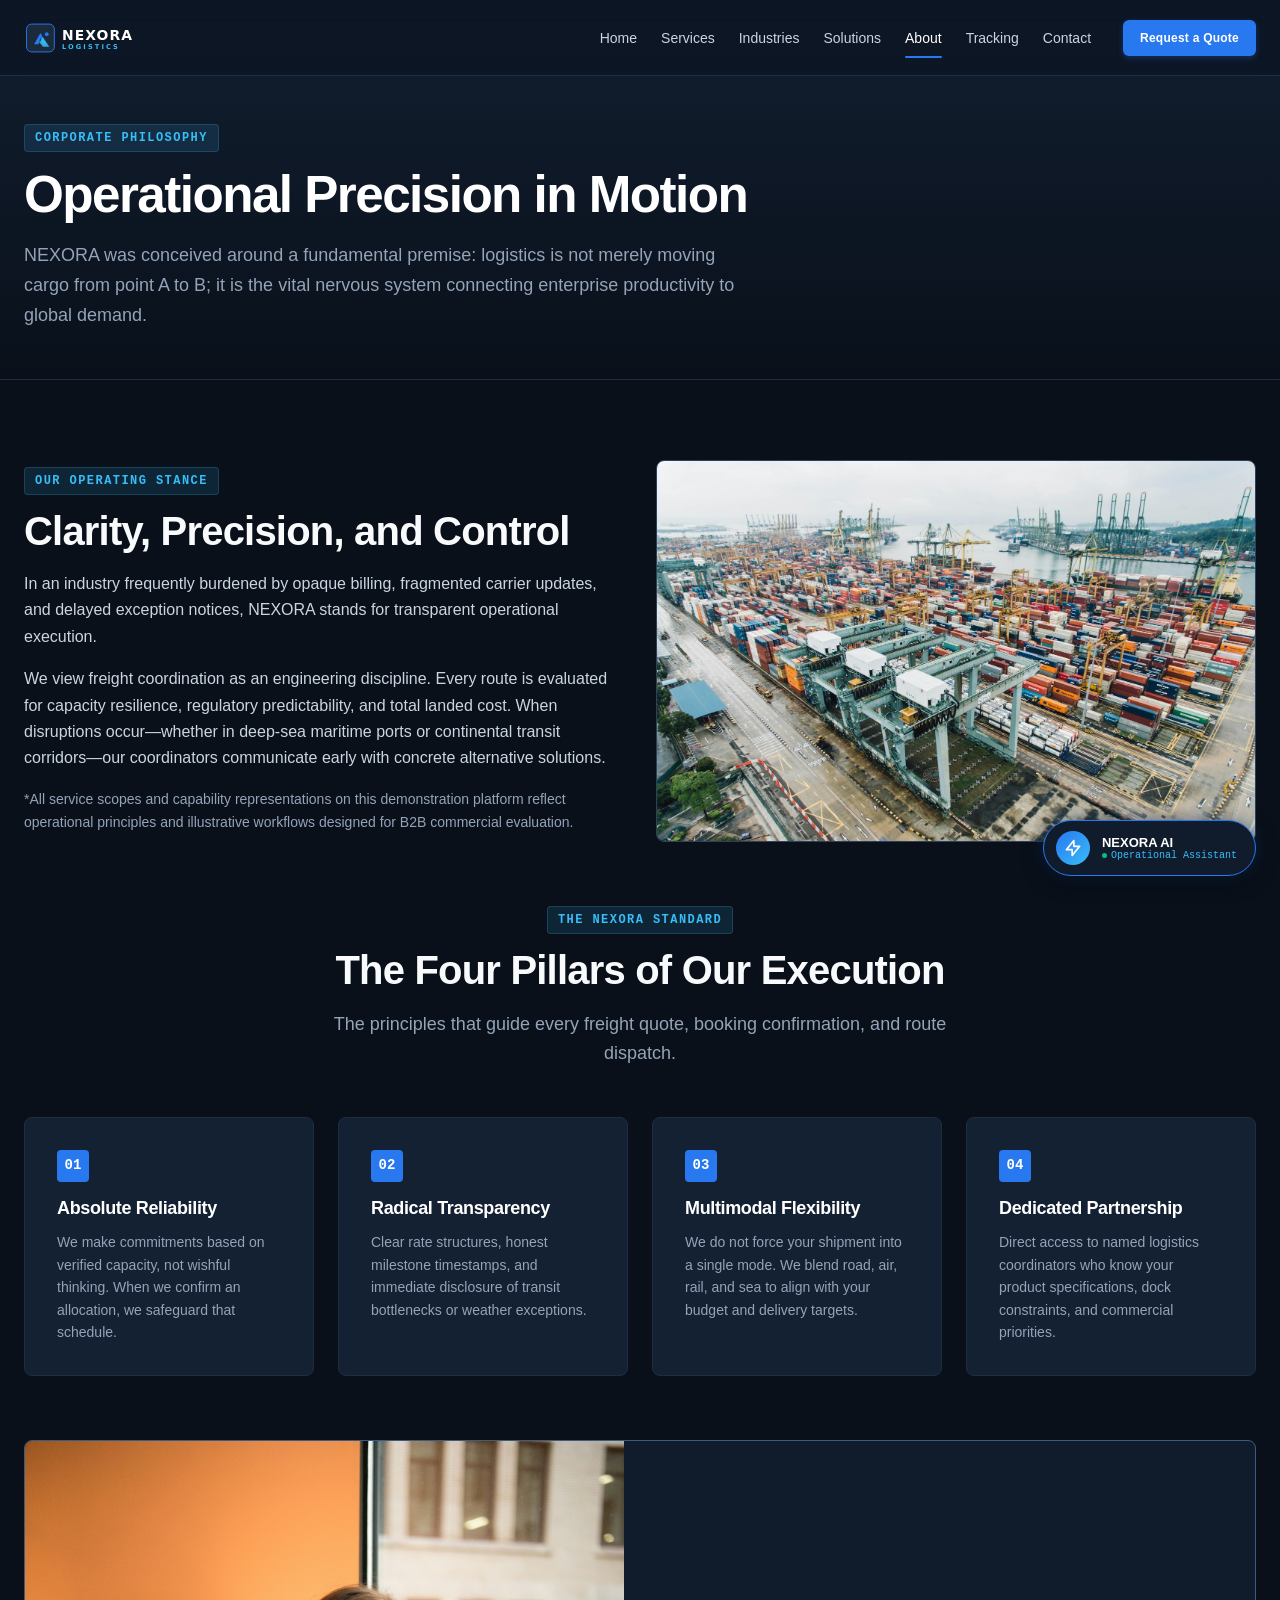
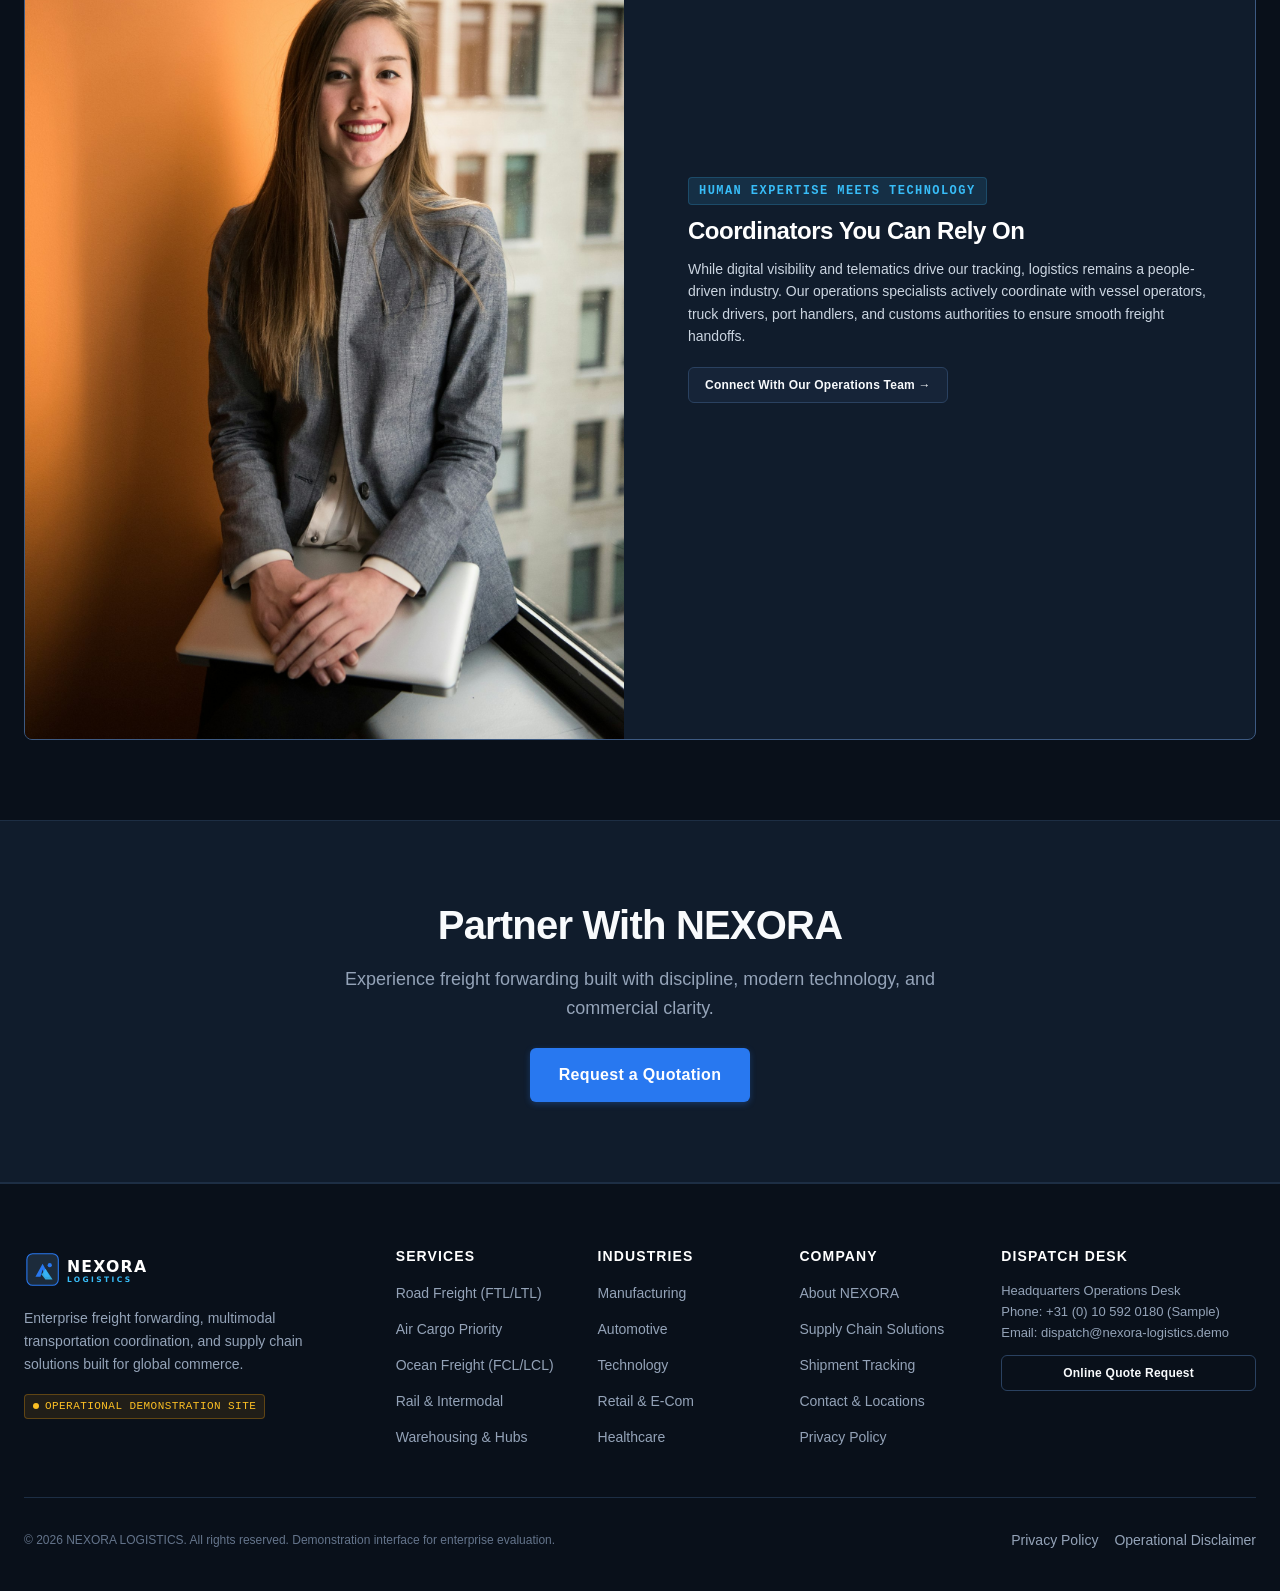
<file: about.html>
<!DOCTYPE html>
<html lang="en">
<head>
  <meta charset="UTF-8">
  <meta name="viewport" content="width=device-width, initial-scale=1.0">
  <title>About NEXORA LOGISTICS | Operational Discipline & Vision</title>
  <meta name="description" content="Learn about NEXORA LOGISTICS: Our operational philosophy, commitment to supply chain transparency, disciplined freight execution, and customer focus.">
  <meta name="keywords" content="about nexora logistics, freight forwarding company, logistics operational values, supply chain partner">
  
  <meta property="og:title" content="About NEXORA LOGISTICS | Moving Business Forward">
  <meta property="og:description" content="A modern logistics partner combining operational reliability, clear customer communication, and technology-enabled freight coordination.">
  <meta property="og:image" content="./assets/images/about-facility.jpg">

  <link rel="icon" type="image/svg+xml" href="./assets/images/favicon.svg">
  <link rel="stylesheet" href="./assets/css/styles.css">
</head>
<body>
  <a href="#main-content" class="skip-link">Skip to main content</a>

  <header class="site-header" role="banner">
    <div class="container header-inner">
      <a href="./index.html" class="brand-logo" aria-label="NEXORA LOGISTICS Homepage">
        <img src="./assets/images/logo.svg" alt="NEXORA LOGISTICS" width="220" height="48">
      </a>

      <nav class="main-nav" role="navigation" aria-label="Primary Navigation">
        <ul class="nav-list">
          <li><a href="./index.html" class="nav-link">Home</a></li>
          <li><a href="./services.html" class="nav-link">Services</a></li>
          <li><a href="./industries.html" class="nav-link">Industries</a></li>
          <li><a href="./solutions.html" class="nav-link">Solutions</a></li>
          <li><a href="./about.html" class="nav-link active">About</a></li>
          <li><a href="./tracking.html" class="nav-link">Tracking</a></li>
          <li><a href="./contact.html" class="nav-link">Contact</a></li>
        </ul>

        <div class="header-actions">
          <a href="./quote.html" class="btn btn-primary btn-sm">Request a Quote</a>
        </div>
      </nav>

      <button class="mobile-nav-toggle" aria-label="Toggle navigation menu" aria-expanded="false">
        <svg width="24" height="24" fill="none" stroke="currentColor" viewBox="0 0 24 24">
          <path stroke-linecap="round" stroke-linejoin="round" stroke-width="2" d="M4 6h16M4 12h16M4 18h16"/>
        </svg>
      </button>
    </div>
  </header>

  <main id="main-content">
    <section class="section section-sm" style="background: linear-gradient(180deg, var(--color-surface-1) 0%, var(--color-bg-base) 100%); border-bottom: 1px solid var(--border-subtle);">
      <div class="container fade-in-up">
        <span class="eyebrow">Corporate Philosophy</span>
        <h1 class="hero-title" style="font-size: clamp(2rem, 4vw, 3.25rem); margin-bottom: 16px;">
          Operational Precision in Motion
        </h1>
        <p class="section-subtitle" style="max-width: 720px;">
          NEXORA was conceived around a fundamental premise: logistics is not merely moving cargo from point A to B; it is the vital nervous system connecting enterprise productivity to global demand.
        </p>
      </div>
    </section>

    <!-- Narrative & Values Section -->
    <section class="section" aria-label="Our Mission">
      <div class="container">
        <div class="grid-2" style="align-items: center; margin-bottom: var(--space-16);">
          <div class="fade-in-up">
            <span class="eyebrow">Our Operating Stance</span>
            <h2 class="section-title">Clarity, Precision, and Control</h2>
            <p>
              In an industry frequently burdened by opaque billing, fragmented carrier updates, and delayed exception notices, NEXORA stands for transparent operational execution.
            </p>
            <p>
              We view freight coordination as an engineering discipline. Every route is evaluated for capacity resilience, regulatory predictability, and total landed cost. When disruptions occur—whether in deep-sea maritime ports or continental transit corridors—our coordinators communicate early with concrete alternative solutions.
            </p>
            <p style="color:var(--text-muted); font-size:14px;">
              *All service scopes and capability representations on this demonstration platform reflect operational principles and illustrative workflows designed for B2B commercial evaluation.
            </p>
          </div>

          <div class="fade-in-up" style="border-radius: var(--radius-lg); overflow: hidden; border: 1px solid var(--border-medium);">
            <img src="./assets/images/about-facility.jpg" alt="Modern intermodal freight logistics facility" style="width:100%; height:380px; object-fit:cover;">
          </div>
        </div>

        <!-- 4 Core Pillars Grid -->
        <div class="section-header text-center fade-in-up">
          <span class="eyebrow">The NEXORA Standard</span>
          <h2 class="section-title">The Four Pillars of Our Execution</h2>
          <p class="section-subtitle">
            The principles that guide every freight quote, booking confirmation, and route dispatch.
          </p>
        </div>

        <div class="grid-4" style="margin-bottom: var(--space-16);">
          <div class="card fade-in-up">
            <div class="step-number" style="background:var(--color-primary); color:#FFF;">01</div>
            <h3 class="card-title" style="font-size:18px;">Absolute Reliability</h3>
            <p class="card-text">We make commitments based on verified capacity, not wishful thinking. When we confirm an allocation, we safeguard that schedule.</p>
          </div>

          <div class="card fade-in-up">
            <div class="step-number" style="background:var(--color-primary); color:#FFF;">02</div>
            <h3 class="card-title" style="font-size:18px;">Radical Transparency</h3>
            <p class="card-text">Clear rate structures, honest milestone timestamps, and immediate disclosure of transit bottlenecks or weather exceptions.</p>
          </div>

          <div class="card fade-in-up">
            <div class="step-number" style="background:var(--color-primary); color:#FFF;">03</div>
            <h3 class="card-title" style="font-size:18px;">Multimodal Flexibility</h3>
            <p class="card-text">We do not force your shipment into a single mode. We blend road, air, rail, and sea to align with your budget and delivery targets.</p>
          </div>

          <div class="card fade-in-up">
            <div class="step-number" style="background:var(--color-primary); color:#FFF;">04</div>
            <h3 class="card-title" style="font-size:18px;">Dedicated Partnership</h3>
            <p class="card-text">Direct access to named logistics coordinators who know your product specifications, dock constraints, and commercial priorities.</p>
          </div>
        </div>

        <!-- Team & Coordination Feature -->
        <div class="card fade-in-up" style="background:var(--color-surface-1); border-color:var(--border-strong); padding:0; overflow:hidden;">
          <div class="grid-2" style="align-items:center;">
            <div style="order:2; padding: var(--space-8);">
              <span class="eyebrow">Human Expertise Meets Technology</span>
              <h3 style="font-size:24px; color:#FFF; margin-bottom:12px;">Coordinators You Can Rely On</h3>
              <p style="font-size:14px; color:var(--text-secondary); line-height:1.6;">
                While digital visibility and telematics drive our tracking, logistics remains a people-driven industry. Our operations specialists actively coordinate with vessel operators, truck drivers, port handlers, and customs authorities to ensure smooth freight handoffs.
              </p>
              <div style="margin-top:20px;">
                <a href="./contact.html" class="btn btn-secondary btn-sm">Connect With Our Operations Team →</a>
              </div>
            </div>

            <div style="order:1;">
              <img src="./assets/images/about-team.jpg" alt="Logistics operations specialist coordinating shipment schedules" style="width:100%; height:100%; object-fit:cover; min-height:300px;">
            </div>
          </div>
        </div>

      </div>
    </section>

    <!-- Bottom CTA -->
    <section class="section section-alt" style="text-align:center;">
      <div class="container fade-in-up">
        <h2 class="section-title">Partner With NEXORA</h2>
        <p class="section-subtitle" style="margin: 0 auto 24px;">
          Experience freight forwarding built with discipline, modern technology, and commercial clarity.
        </p>
        <a href="./quote.html" class="btn btn-primary btn-lg">Request a Quotation</a>
      </div>
    </section>
  </main>

  <footer class="site-footer" role="contentinfo">
    <div class="container">
      <div class="footer-grid">
        <div class="footer-brand">
          <img src="./assets/images/logo.svg" alt="NEXORA LOGISTICS" width="200" height="44">
          <p>Enterprise freight forwarding, multimodal transportation coordination, and supply chain solutions built for global commerce.</p>
          <div style="margin-top: 14px;"><span class="demo-badge">Operational Demonstration Site</span></div>
        </div>
        <div>
          <h4 class="footer-col-title">Services</h4>
          <ul class="footer-links">
            <li><a href="./services.html#road" class="footer-link">Road Freight (FTL/LTL)</a></li>
            <li><a href="./services.html#air" class="footer-link">Air Cargo Priority</a></li>
            <li><a href="./services.html#ocean" class="footer-link">Ocean Freight (FCL/LCL)</a></li>
            <li><a href="./services.html#rail" class="footer-link">Rail & Intermodal</a></li>
            <li><a href="./services.html#warehousing" class="footer-link">Warehousing & Hubs</a></li>
          </ul>
        </div>
        <div>
          <h4 class="footer-col-title">Industries</h4>
          <ul class="footer-links">
            <li><a href="./industries.html#manufacturing" class="footer-link">Manufacturing</a></li>
            <li><a href="./industries.html#automotive" class="footer-link">Automotive</a></li>
            <li><a href="./industries.html#technology" class="footer-link">Technology</a></li>
            <li><a href="./industries.html#retail" class="footer-link">Retail & E-Com</a></li>
            <li><a href="./industries.html#healthcare" class="footer-link">Healthcare</a></li>
          </ul>
        </div>
        <div>
          <h4 class="footer-col-title">Company</h4>
          <ul class="footer-links">
            <li><a href="./about.html" class="footer-link">About NEXORA</a></li>
            <li><a href="./solutions.html" class="footer-link">Supply Chain Solutions</a></li>
            <li><a href="./tracking.html" class="footer-link">Shipment Tracking</a></li>
            <li><a href="./contact.html" class="footer-link">Contact & Locations</a></li>
            <li><a href="./privacy.html" class="footer-link">Privacy Policy</a></li>
          </ul>
        </div>
        <div>
          <h4 class="footer-col-title">Dispatch Desk</h4>
          <p style="font-size:13px; color:var(--text-muted); line-height:1.6; margin-bottom:12px;">
            Headquarters Operations Desk<br>
            Phone: +31 (0) 10 592 0180 (Sample)<br>
            Email: dispatch@nexora-logistics.demo
          </p>
          <a href="./quote.html" class="btn btn-outline btn-sm" style="width:100%;">Online Quote Request</a>
        </div>
      </div>
      <div class="footer-bottom">
        <div>© 2026 NEXORA LOGISTICS. All rights reserved. Demonstration interface for enterprise evaluation.</div>
        <div class="footer-legal-links">
          <a href="./privacy.html" class="footer-link">Privacy Policy</a>
          <a href="./contact.html" class="footer-link">Operational Disclaimer</a>
        </div>
      </div>
    </div>
  </footer>

  <script src="./assets/js/main.js"></script>
  <script src="./assets/js/assistant.js"></script>
</body>
</html>
</file>
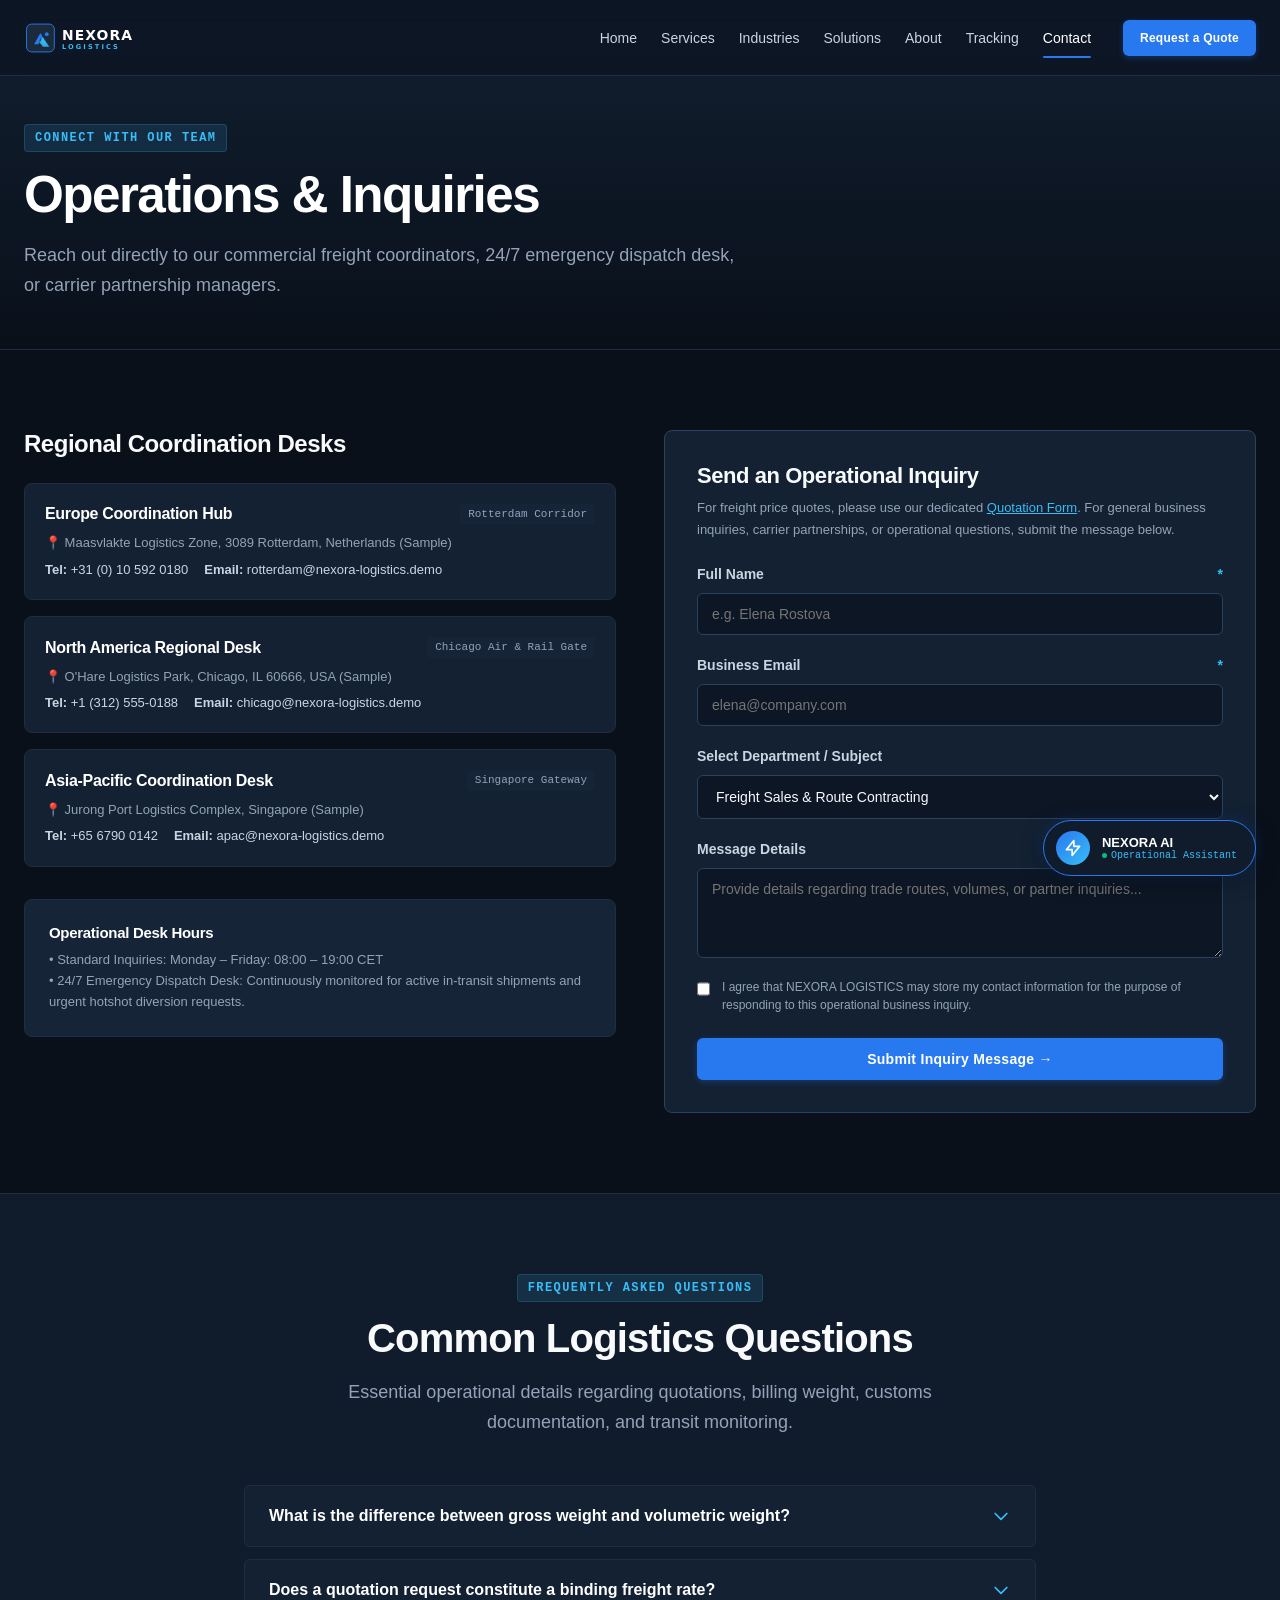
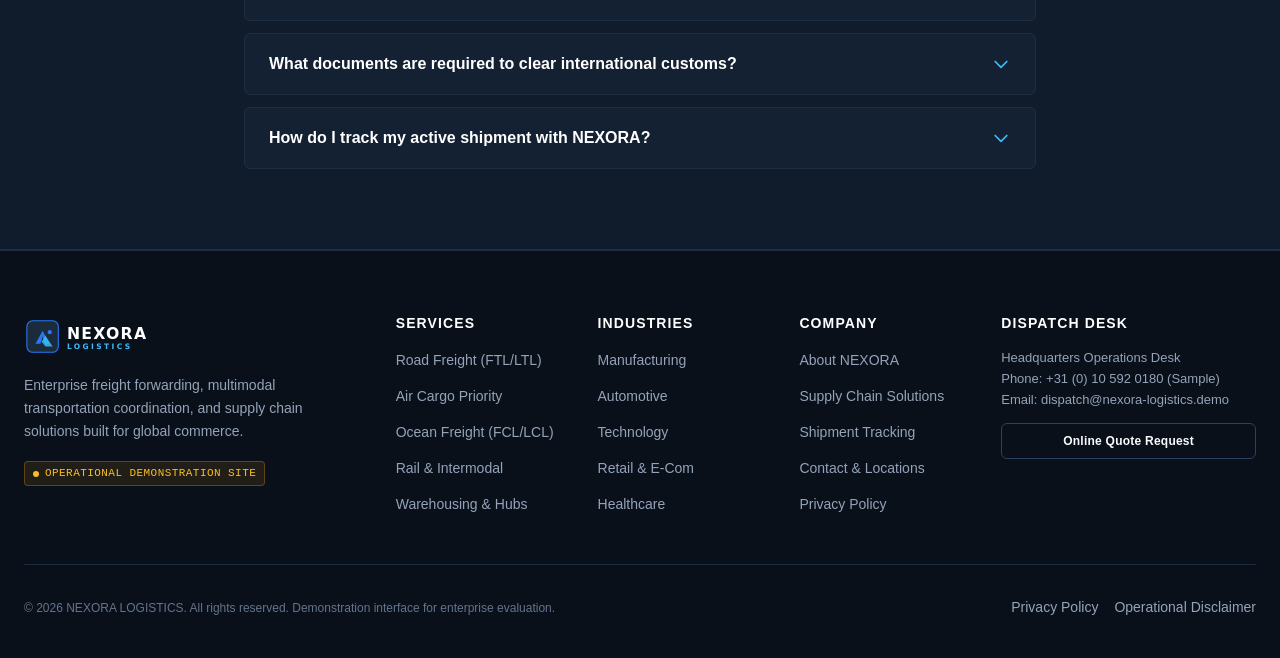
<file: contact.html>
<!DOCTYPE html>
<html lang="en">
<head>
  <meta charset="UTF-8">
  <meta name="viewport" content="width=device-width, initial-scale=1.0">
  <title>Contact Operations & Inquiries | NEXORA LOGISTICS</title>
  <meta name="description" content="Get in touch with NEXORA LOGISTICS. Regional dispatch desks, freight sales inquiries, carrier partnerships, and 24/7 operations support.">
  <meta name="keywords" content="contact logistics, freight forwarder phone, logistics dispatch desk, carrier partnership, shipping inquiries">
  
  <meta property="og:title" content="Contact NEXORA LOGISTICS | Global Operations Desks">
  <meta property="og:description" content="Reach our freight coordination specialists, customer support teams, and dispatch operations across international corridors.">
  <meta property="og:image" content="./assets/images/about-team.jpg">

  <link rel="icon" type="image/svg+xml" href="./assets/images/favicon.svg">
  <link rel="stylesheet" href="./assets/css/styles.css">
</head>
<body>
  <a href="#main-content" class="skip-link">Skip to main content</a>

  <header class="site-header" role="banner">
    <div class="container header-inner">
      <a href="./index.html" class="brand-logo" aria-label="NEXORA LOGISTICS Homepage">
        <img src="./assets/images/logo.svg" alt="NEXORA LOGISTICS" width="220" height="48">
      </a>

      <nav class="main-nav" role="navigation" aria-label="Primary Navigation">
        <ul class="nav-list">
          <li><a href="./index.html" class="nav-link">Home</a></li>
          <li><a href="./services.html" class="nav-link">Services</a></li>
          <li><a href="./industries.html" class="nav-link">Industries</a></li>
          <li><a href="./solutions.html" class="nav-link">Solutions</a></li>
          <li><a href="./about.html" class="nav-link">About</a></li>
          <li><a href="./tracking.html" class="nav-link">Tracking</a></li>
          <li><a href="./contact.html" class="nav-link active">Contact</a></li>
        </ul>

        <div class="header-actions">
          <a href="./quote.html" class="btn btn-primary btn-sm">Request a Quote</a>
        </div>
      </nav>

      <button class="mobile-nav-toggle" aria-label="Toggle navigation menu" aria-expanded="false">
        <svg width="24" height="24" fill="none" stroke="currentColor" viewBox="0 0 24 24">
          <path stroke-linecap="round" stroke-linejoin="round" stroke-width="2" d="M4 6h16M4 12h16M4 18h16"/>
        </svg>
      </button>
    </div>
  </header>

  <main id="main-content">
    <section class="section section-sm" style="background: linear-gradient(180deg, var(--color-surface-1) 0%, var(--color-bg-base) 100%); border-bottom: 1px solid var(--border-subtle);">
      <div class="container fade-in-up">
        <span class="eyebrow">Connect With Our Team</span>
        <h1 class="hero-title" style="font-size: clamp(2rem, 4vw, 3.25rem); margin-bottom: 16px;">
          Operations & Inquiries
        </h1>
        <p class="section-subtitle" style="max-width: 720px;">
          Reach out directly to our commercial freight coordinators, 24/7 emergency dispatch desk, or carrier partnership managers.
        </p>
      </div>
    </section>

    <!-- Contact Details & Form Grid -->
    <section class="section" aria-label="Contact Channels">
      <div class="container">
        <div class="grid-2" style="align-items: flex-start; gap: var(--space-12);">
          
          <!-- Left: Information Cards & Desks -->
          <div class="fade-in-up">
            <h2 class="section-title" style="font-size: 24px; margin-bottom: var(--space-6);">Regional Coordination Desks</h2>
            
            <div style="display: flex; flex-direction: column; gap: var(--space-4); margin-bottom: var(--space-8);">
              <!-- Europe Desk -->
              <div class="card" style="padding: var(--space-5);">
                <div style="display:flex; justify-content:space-between; align-items:center; margin-bottom:8px;">
                  <h3 style="font-size: 16px; color:#FFF; margin:0;">Europe Coordination Hub</h3>
                  <span class="service-tag">Rotterdam Corridor</span>
                </div>
                <p style="font-size: 13px; color: var(--text-muted); margin-bottom: 6px;">
                  📍 Maasvlakte Logistics Zone, 3089 Rotterdam, Netherlands (Sample)
                </p>
                <div style="font-size: 13px; color: var(--text-secondary); display:flex; gap:16px; flex-wrap:wrap;">
                  <span><strong>Tel:</strong> +31 (0) 10 592 0180</span>
                  <span><strong>Email:</strong> rotterdam@nexora-logistics.demo</span>
                </div>
              </div>

              <!-- North America Desk -->
              <div class="card" style="padding: var(--space-5);">
                <div style="display:flex; justify-content:space-between; align-items:center; margin-bottom:8px;">
                  <h3 style="font-size: 16px; color:#FFF; margin:0;">North America Regional Desk</h3>
                  <span class="service-tag">Chicago Air & Rail Gate</span>
                </div>
                <p style="font-size: 13px; color: var(--text-muted); margin-bottom: 6px;">
                  📍 O'Hare Logistics Park, Chicago, IL 60666, USA (Sample)
                </p>
                <div style="font-size: 13px; color: var(--text-secondary); display:flex; gap:16px; flex-wrap:wrap;">
                  <span><strong>Tel:</strong> +1 (312) 555-0188</span>
                  <span><strong>Email:</strong> chicago@nexora-logistics.demo</span>
                </div>
              </div>

              <!-- Asia-Pacific Desk -->
              <div class="card" style="padding: var(--space-5);">
                <div style="display:flex; justify-content:space-between; align-items:center; margin-bottom:8px;">
                  <h3 style="font-size: 16px; color:#FFF; margin:0;">Asia-Pacific Coordination Desk</h3>
                  <span class="service-tag">Singapore Gateway</span>
                </div>
                <p style="font-size: 13px; color: var(--text-muted); margin-bottom: 6px;">
                  📍 Jurong Port Logistics Complex, Singapore (Sample)
                </p>
                <div style="font-size: 13px; color: var(--text-secondary); display:flex; gap:16px; flex-wrap:wrap;">
                  <span><strong>Tel:</strong> +65 6790 0142</span>
                  <span><strong>Email:</strong> apac@nexora-logistics.demo</span>
                </div>
              </div>
            </div>

            <div class="card" style="background:var(--color-surface-2); border-color:var(--border-subtle); padding: var(--space-6);">
              <h3 style="font-size: 15px; color:#FFF; margin-bottom:8px;">Operational Desk Hours</h3>
              <p style="font-size:13px; color:var(--text-muted); line-height:1.6; margin:0;">
                • Standard Inquiries: Monday – Friday: 08:00 – 19:00 CET<br>
                • 24/7 Emergency Dispatch Desk: Continuously monitored for active in-transit shipments and urgent hotshot diversion requests.
              </p>
            </div>
          </div>

          <!-- Right: General Inquiry Form -->
          <div class="card fade-in-up" style="border-color: var(--border-medium); background: var(--color-surface-card); padding: var(--space-8);">
            <h2 class="section-title" style="font-size: 22px; margin-bottom: var(--space-2);">Send an Operational Inquiry</h2>
            <p style="font-size: 13px; color: var(--text-muted); margin-bottom: var(--space-6);">
              For freight price quotes, please use our dedicated <a href="./quote.html" style="color:var(--color-accent); text-decoration:underline;">Quotation Form</a>. For general business inquiries, carrier partnerships, or operational questions, submit the message below.
            </p>

            <form id="contact-inquiry-form" onsubmit="event.preventDefault(); window.NEXORA?.showToast('Thank you! Your inquiry has been logged in demonstration mode.', 'success'); this.reset();">
              <div class="form-group">
                <label for="contact_name_field" class="form-label">Full Name <span class="required">*</span></label>
                <input type="text" id="contact_name_field" class="form-control" placeholder="e.g. Elena Rostova" required>
              </div>

              <div class="form-group">
                <label for="contact_email_field" class="form-label">Business Email <span class="required">*</span></label>
                <input type="email" id="contact_email_field" class="form-control" placeholder="elena@company.com" required>
              </div>

              <div class="form-group">
                <label for="inquiry_department" class="form-label">Select Department / Subject</label>
                <select id="inquiry_department" class="form-control">
                  <option value="sales">Freight Sales & Route Contracting</option>
                  <option value="operations">Active Shipment Operations Support</option>
                  <option value="carrier">Carrier Fleet & Haulier Partnership</option>
                  <option value="customs">Customs & Regulatory Documentation</option>
                  <option value="general">General Enterprise Inquiries</option>
                </select>
              </div>

              <div class="form-group">
                <label for="contact_message_field" class="form-label">Message Details <span class="required">*</span></label>
                <textarea id="contact_message_field" rows="4" class="form-control" placeholder="Provide details regarding trade routes, volumes, or partner inquiries..." required></textarea>
              </div>

              <div class="checkbox-group" style="margin-bottom: var(--space-6);">
                <input type="checkbox" id="contact_privacy" required>
                <label for="contact_privacy" class="checkbox-label">
                  I agree that NEXORA LOGISTICS may store my contact information for the purpose of responding to this operational business inquiry.
                </label>
              </div>

              <button type="submit" class="btn btn-primary" style="width: 100%;">
                Submit Inquiry Message →
              </button>
            </form>
          </div>

        </div>
      </div>
    </section>

    <!-- Interactive FAQ Section -->
    <section class="section section-alt" aria-labelledby="faq-heading">
      <div class="container" style="max-width: 840px;">
        <div class="section-header text-center fade-in-up">
          <span class="eyebrow">Frequently Asked Questions</span>
          <h2 id="faq-heading" class="section-title">Common Logistics Questions</h2>
          <p class="section-subtitle">
            Essential operational details regarding quotations, billing weight, customs documentation, and transit monitoring.
          </p>
        </div>

        <div class="accordion fade-in-up">
          <div class="accordion-item">
            <button class="accordion-trigger" aria-expanded="false">
              <span>What is the difference between gross weight and volumetric weight?</span>
              <svg class="accordion-icon" width="20" height="20" fill="none" stroke="currentColor" viewBox="0 0 24 24"><path stroke-linecap="round" stroke-linejoin="round" stroke-width="2" d="M19 9l-7 7-7-7"/></svg>
            </button>
            <div class="accordion-body">
              Freight carriers charge based on whichever is greater: the actual physical weight (gross weight) or the space the cargo occupies in the transport vehicle (volumetric/chargeable weight). In air cargo, 1 cubic meter (CBM) equals 167 kg (standard IATA 1:6000 ratio). On road freight, 1 CBM typically equals 333 kg. Our online quote calculator automatically evaluates dimensional weight.
            </div>
          </div>

          <div class="accordion-item">
            <button class="accordion-trigger" aria-expanded="false">
              <span>Does a quotation request constitute a binding freight rate?</span>
              <svg class="accordion-icon" width="20" height="20" fill="none" stroke="currentColor" viewBox="0 0 24 24"><path stroke-linecap="round" stroke-linejoin="round" stroke-width="2" d="M19 9l-7 7-7-7"/></svg>
            </button>
            <div class="accordion-body">
              No. Online quotations submitted through this portal represent preliminary operational estimates based on stated dimensions and current market fuel surcharges. A legally binding freight agreement is finalized only after carrier space confirmation, cargo documentation verification, and dispatch booking confirmation.
            </div>
          </div>

          <div class="accordion-item">
            <button class="accordion-trigger" aria-expanded="false">
              <span>What documents are required to clear international customs?</span>
              <svg class="accordion-icon" width="20" height="20" fill="none" stroke="currentColor" viewBox="0 0 24 24"><path stroke-linecap="round" stroke-linejoin="round" stroke-width="2" d="M19 9l-7 7-7-7"/></svg>
            </button>
            <div class="accordion-body">
              Standard cross-border shipments require a Commercial Invoice detailing cargo valuation, a detailed Packing List specifying carton/pallet piece counts and gross/net weights, and the primary transport document (CMR for road, Air Waybill for air, or Bill of Lading for sea). Depending on the commodity, certificates of origin or export control declarations may also be required.
            </div>
          </div>

          <div class="accordion-item">
            <button class="accordion-trigger" aria-expanded="false">
              <span>How do I track my active shipment with NEXORA?</span>
              <svg class="accordion-icon" width="20" height="20" fill="none" stroke="currentColor" viewBox="0 0 24 24"><path stroke-linecap="round" stroke-linejoin="round" stroke-width="2" d="M19 9l-7 7-7-7"/></svg>
            </button>
            <div class="accordion-body">
              Every shipment is assigned a unique NEXORA reference identifier (e.g. <code>NEX-849201</code>). You can enter this ID into our Shipment Tracking portal at any time to review milestone checkpoints, customs clearances, and estimated hub arrivals.
            </div>
          </div>
        </div>
      </div>
    </section>
  </main>

  <footer class="site-footer" role="contentinfo">
    <div class="container">
      <div class="footer-grid">
        <div class="footer-brand">
          <img src="./assets/images/logo.svg" alt="NEXORA LOGISTICS" width="200" height="44">
          <p>Enterprise freight forwarding, multimodal transportation coordination, and supply chain solutions built for global commerce.</p>
          <div style="margin-top: 14px;"><span class="demo-badge">Operational Demonstration Site</span></div>
        </div>
        <div>
          <h4 class="footer-col-title">Services</h4>
          <ul class="footer-links">
            <li><a href="./services.html#road" class="footer-link">Road Freight (FTL/LTL)</a></li>
            <li><a href="./services.html#air" class="footer-link">Air Cargo Priority</a></li>
            <li><a href="./services.html#ocean" class="footer-link">Ocean Freight (FCL/LCL)</a></li>
            <li><a href="./services.html#rail" class="footer-link">Rail & Intermodal</a></li>
            <li><a href="./services.html#warehousing" class="footer-link">Warehousing & Hubs</a></li>
          </ul>
        </div>
        <div>
          <h4 class="footer-col-title">Industries</h4>
          <ul class="footer-links">
            <li><a href="./industries.html#manufacturing" class="footer-link">Manufacturing</a></li>
            <li><a href="./industries.html#automotive" class="footer-link">Automotive</a></li>
            <li><a href="./industries.html#technology" class="footer-link">Technology</a></li>
            <li><a href="./industries.html#retail" class="footer-link">Retail & E-Com</a></li>
            <li><a href="./industries.html#healthcare" class="footer-link">Healthcare</a></li>
          </ul>
        </div>
        <div>
          <h4 class="footer-col-title">Company</h4>
          <ul class="footer-links">
            <li><a href="./about.html" class="footer-link">About NEXORA</a></li>
            <li><a href="./solutions.html" class="footer-link">Supply Chain Solutions</a></li>
            <li><a href="./tracking.html" class="footer-link">Shipment Tracking</a></li>
            <li><a href="./contact.html" class="footer-link">Contact & Locations</a></li>
            <li><a href="./privacy.html" class="footer-link">Privacy Policy</a></li>
          </ul>
        </div>
        <div>
          <h4 class="footer-col-title">Dispatch Desk</h4>
          <p style="font-size:13px; color:var(--text-muted); line-height:1.6; margin-bottom:12px;">
            Headquarters Operations Desk<br>
            Phone: +31 (0) 10 592 0180 (Sample)<br>
            Email: dispatch@nexora-logistics.demo
          </p>
          <a href="./quote.html" class="btn btn-outline btn-sm" style="width:100%;">Online Quote Request</a>
        </div>
      </div>
      <div class="footer-bottom">
        <div>© 2026 NEXORA LOGISTICS. All rights reserved. Demonstration interface for enterprise evaluation.</div>
        <div class="footer-legal-links">
          <a href="./privacy.html" class="footer-link">Privacy Policy</a>
          <a href="./contact.html" class="footer-link">Operational Disclaimer</a>
        </div>
      </div>
    </div>
  </footer>

  <script src="./assets/js/main.js"></script>
  <script src="./assets/js/assistant.js"></script>
</body>
</html>
</file>
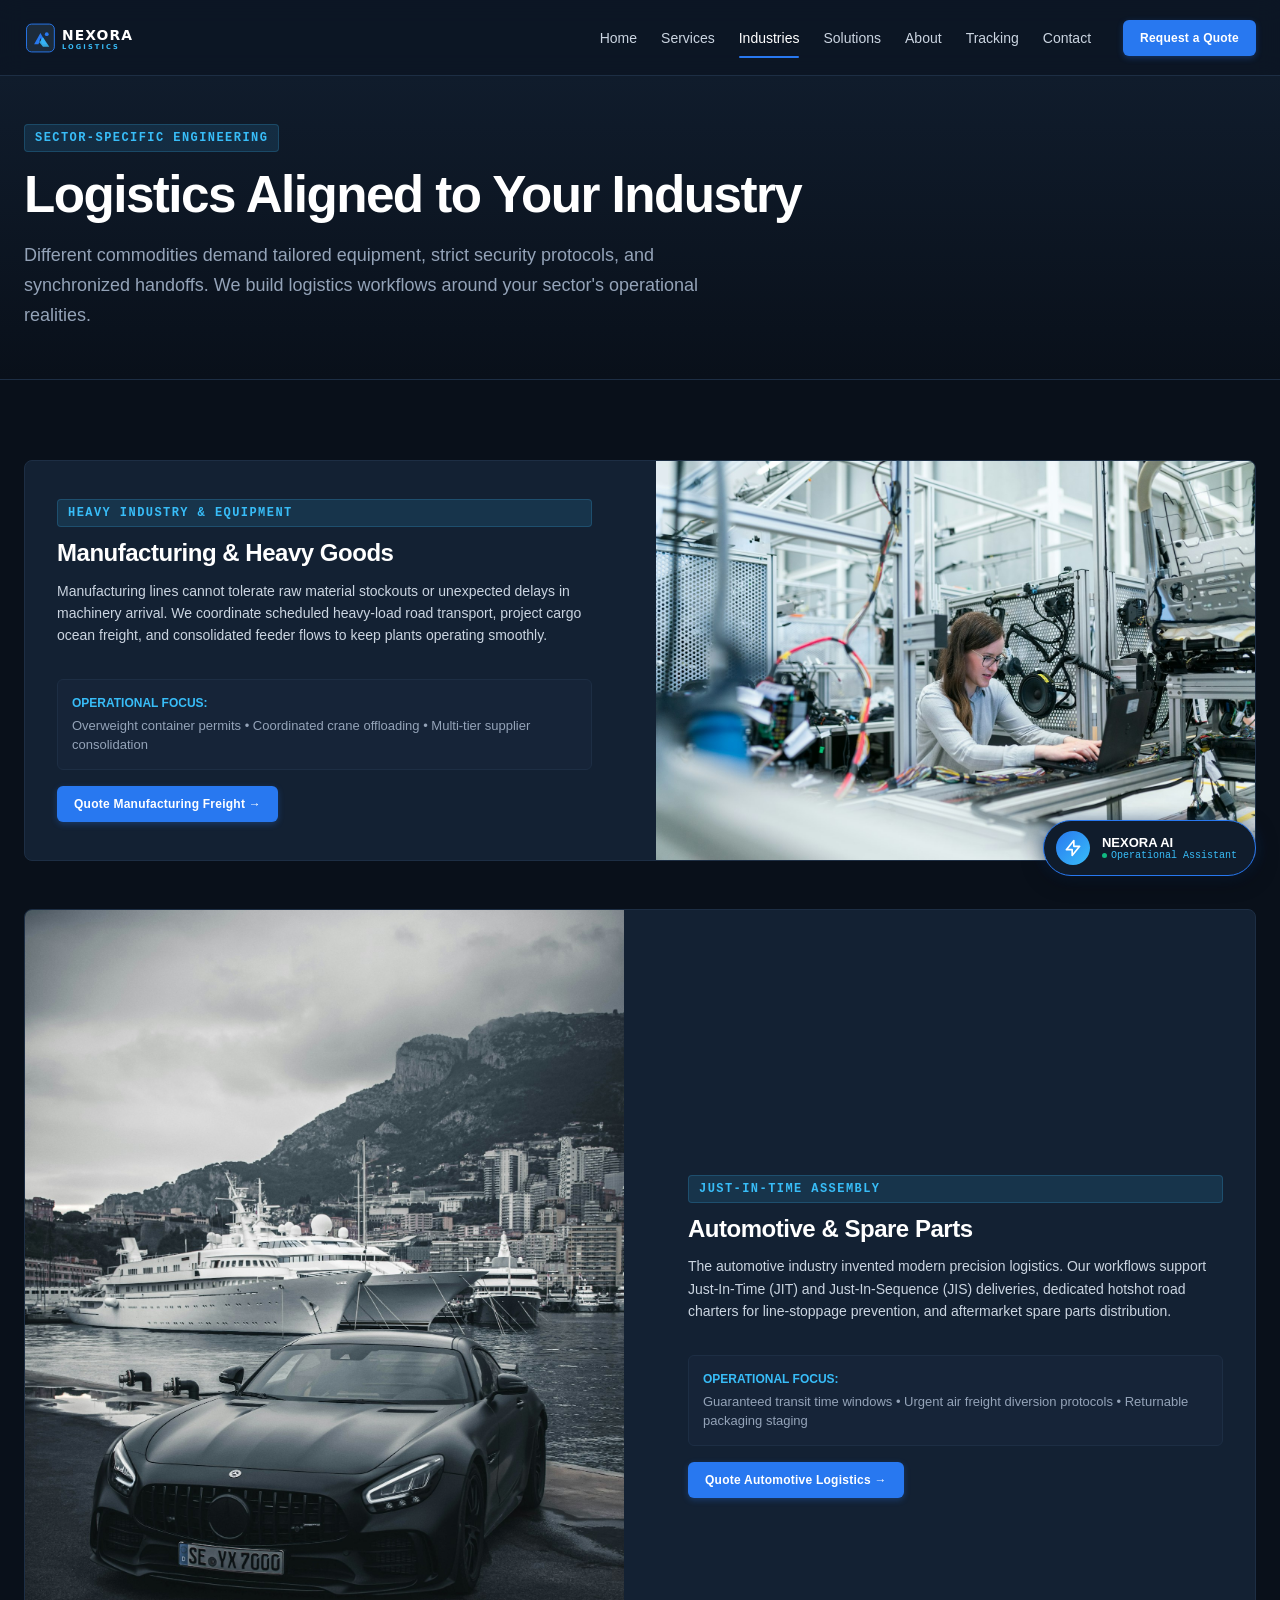
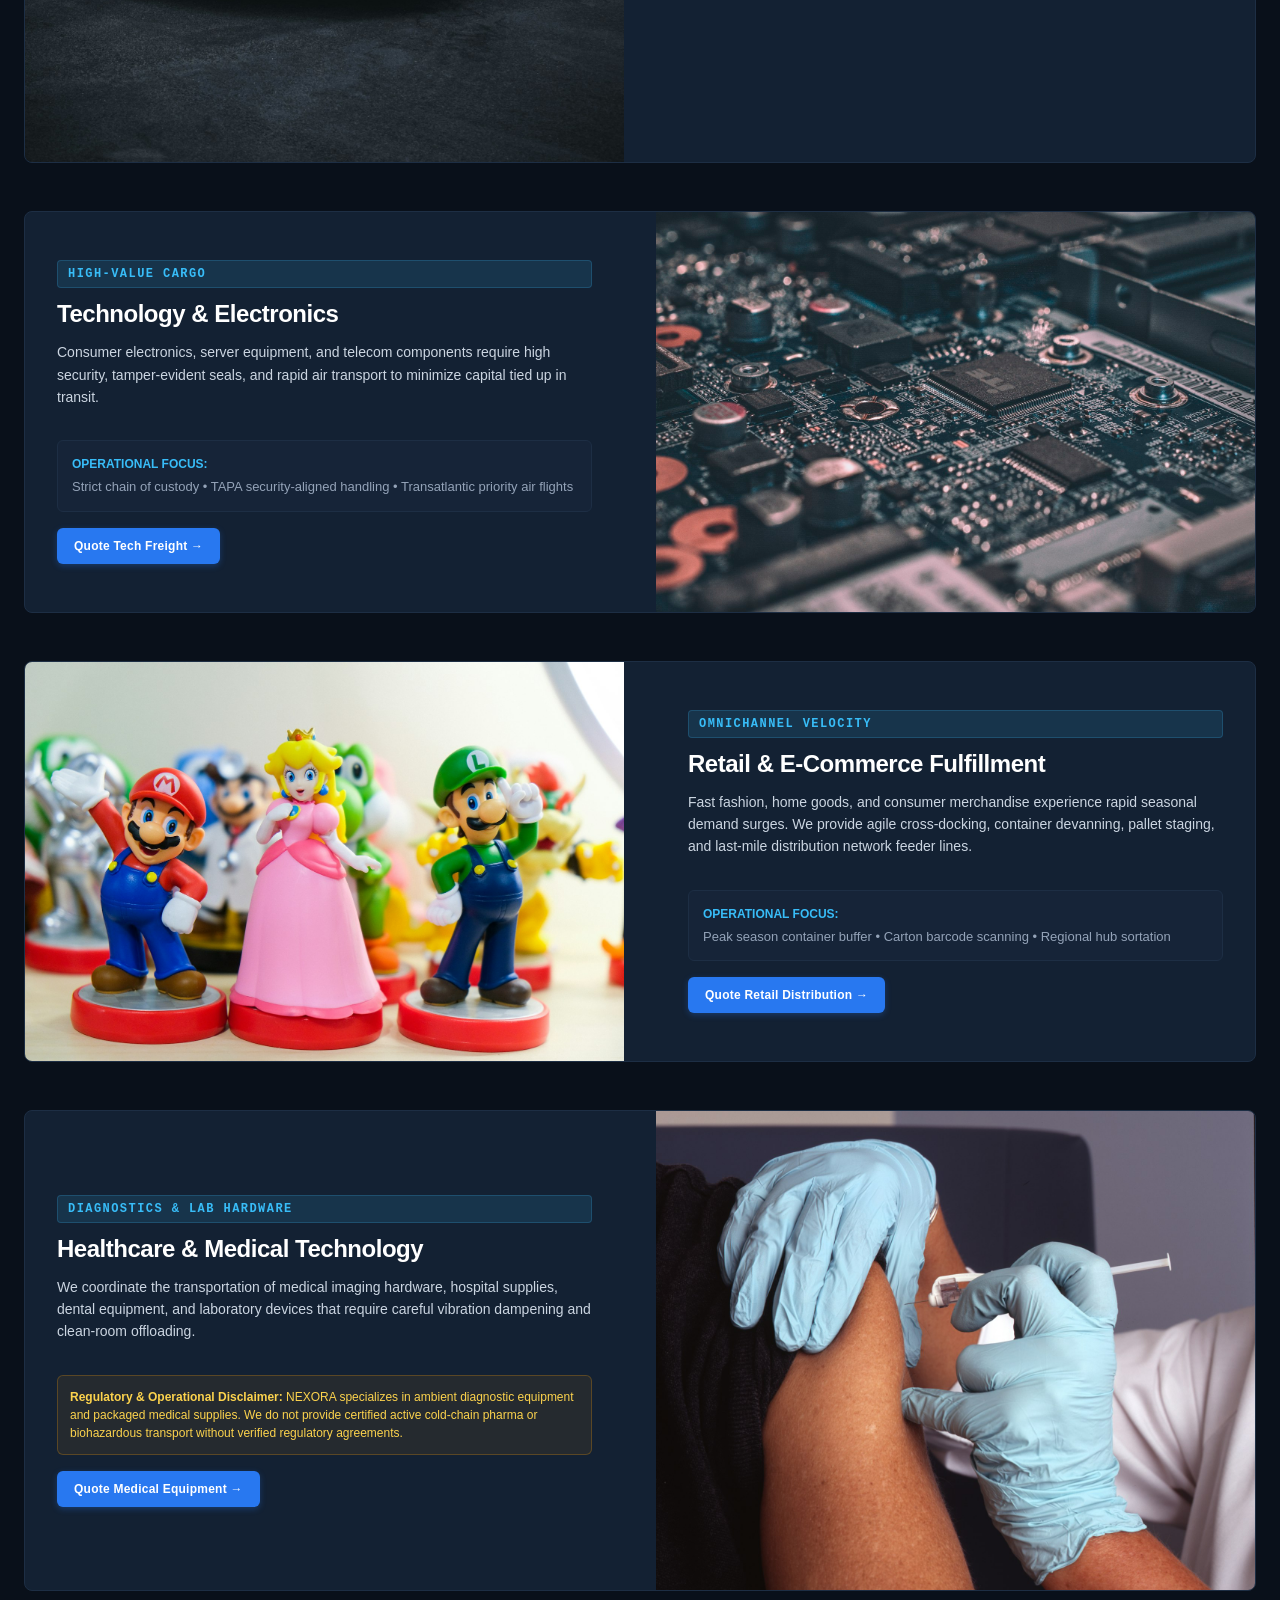
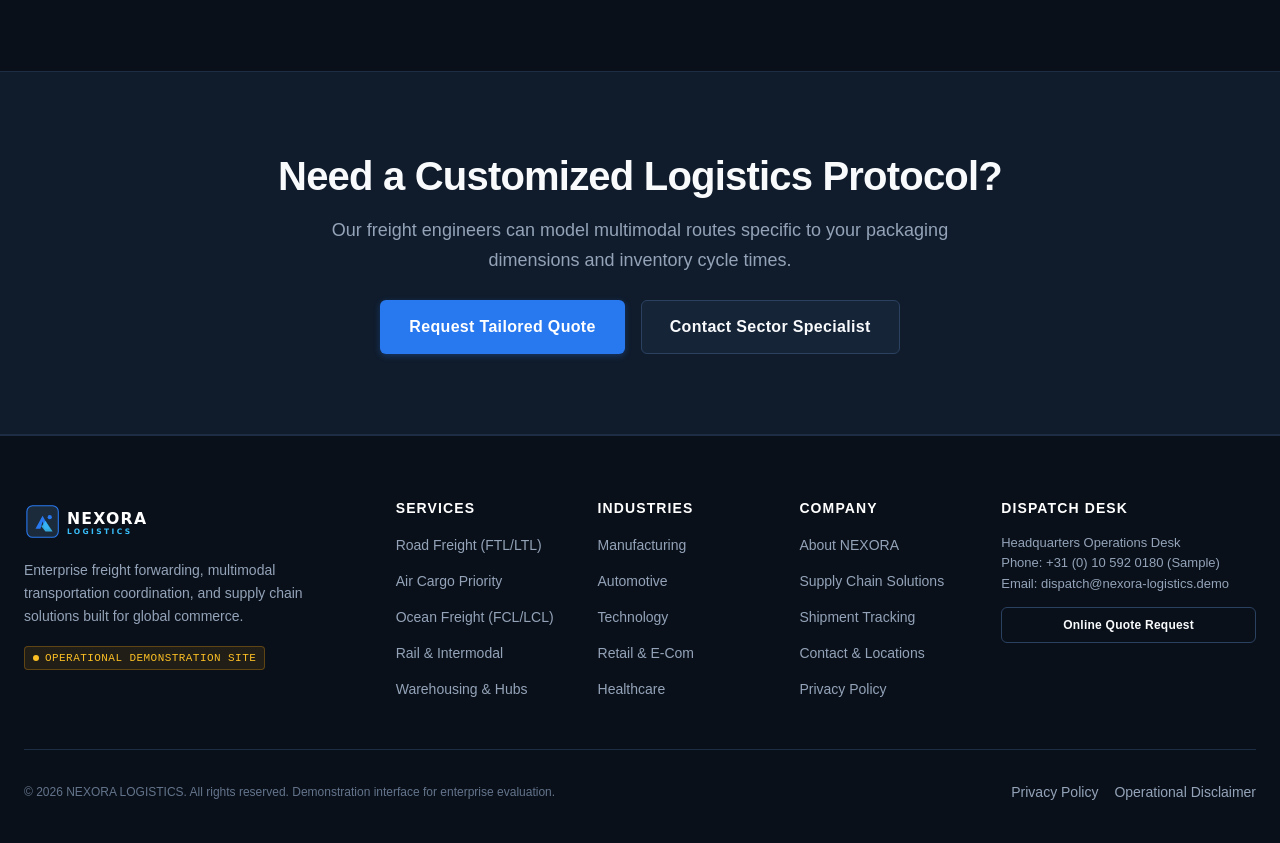
<file: industries.html>
<!DOCTYPE html>
<html lang="en">
<head>
  <meta charset="UTF-8">
  <meta name="viewport" content="width=device-width, initial-scale=1.0">
  <title>Industry Logistics Solutions | NEXORA LOGISTICS</title>
  <meta name="description" content="Tailored supply chain and freight forwarding services for Manufacturing, Automotive, Technology, Retail, and Global Distribution sectors.">
  <meta name="keywords" content="manufacturing logistics, automotive freight, technology logistics, retail fulfillment, healthcare supply chain, wholesale freight">
  
  <meta property="og:title" content="Industry Logistics Solutions | NEXORA LOGISTICS">
  <meta property="og:description" content="Sector-specific logistics engineering designed for the unique compliance, handling, and velocity demands of modern enterprise industries.">
  <meta property="og:image" content="./assets/images/industry-manufacturing.jpg">

  <link rel="icon" type="image/svg+xml" href="./assets/images/favicon.svg">
  <link rel="stylesheet" href="./assets/css/styles.css">
</head>
<body>
  <a href="#main-content" class="skip-link">Skip to main content</a>

  <!-- Header -->
  <header class="site-header" role="banner">
    <div class="container header-inner">
      <a href="./index.html" class="brand-logo" aria-label="NEXORA LOGISTICS Homepage">
        <img src="./assets/images/logo.svg" alt="NEXORA LOGISTICS" width="220" height="48">
      </a>

      <nav class="main-nav" role="navigation" aria-label="Primary Navigation">
        <ul class="nav-list">
          <li><a href="./index.html" class="nav-link">Home</a></li>
          <li><a href="./services.html" class="nav-link">Services</a></li>
          <li><a href="./industries.html" class="nav-link active">Industries</a></li>
          <li><a href="./solutions.html" class="nav-link">Solutions</a></li>
          <li><a href="./about.html" class="nav-link">About</a></li>
          <li><a href="./tracking.html" class="nav-link">Tracking</a></li>
          <li><a href="./contact.html" class="nav-link">Contact</a></li>
        </ul>

        <div class="header-actions">
          <a href="./quote.html" class="btn btn-primary btn-sm">Request a Quote</a>
        </div>
      </nav>

      <button class="mobile-nav-toggle" aria-label="Toggle navigation menu" aria-expanded="false">
        <svg width="24" height="24" fill="none" stroke="currentColor" viewBox="0 0 24 24">
          <path stroke-linecap="round" stroke-linejoin="round" stroke-width="2" d="M4 6h16M4 12h16M4 18h16"/>
        </svg>
      </button>
    </div>
  </header>

  <main id="main-content">
    <section class="section section-sm" style="background: linear-gradient(180deg, var(--color-surface-1) 0%, var(--color-bg-base) 100%); border-bottom: 1px solid var(--border-subtle);">
      <div class="container fade-in-up">
        <span class="eyebrow">Sector-Specific Engineering</span>
        <h1 class="hero-title" style="font-size: clamp(2rem, 4vw, 3.25rem); margin-bottom: 16px;">
          Logistics Aligned to Your Industry
        </h1>
        <p class="section-subtitle" style="max-width: 720px;">
          Different commodities demand tailored equipment, strict security protocols, and synchronized handoffs. We build logistics workflows around your sector's operational realities.
        </p>
      </div>
    </section>

    <!-- Industry Sectors Grid -->
    <section class="section" aria-label="Industry Sectors">
      <div class="container">
        
        <!-- 1. Manufacturing -->
        <article id="manufacturing" class="card fade-in-up" style="margin-bottom: var(--space-12); scroll-margin-top: 100px; padding:0; overflow:hidden;">
          <div class="grid-2" style="align-items:stretch;">
            <div style="padding: var(--space-8); display:flex; flex-direction:column; justify-content:center;">
              <span class="eyebrow">Heavy Industry & Equipment</span>
              <h2 style="font-size:24px; color:#FFF; margin-bottom:12px;">Manufacturing & Heavy Goods</h2>
              <p style="font-size:14px; color:var(--text-secondary); line-height:1.6;">
                Manufacturing lines cannot tolerate raw material stockouts or unexpected delays in machinery arrival. We coordinate scheduled heavy-load road transport, project cargo ocean freight, and consolidated feeder flows to keep plants operating smoothly.
              </p>
              
              <div style="background:var(--color-surface-2); padding:14px; border-radius:var(--radius-md); border:1px solid var(--border-subtle); margin: 16px 0;">
                <div style="font-size:12px; font-weight:700; color:var(--color-accent); margin-bottom:4px;">OPERATIONAL FOCUS:</div>
                <div style="font-size:13px; color:var(--text-muted);">Overweight container permits • Coordinated crane offloading • Multi-tier supplier consolidation</div>
              </div>

              <div>
                <a href="./quote.html?industry=manufacturing&mode=road" class="btn btn-primary btn-sm">Quote Manufacturing Freight →</a>
              </div>
            </div>

            <div>
              <img src="./assets/images/industry-manufacturing.jpg" alt="Industrial manufacturing facility equipment" style="width:100%; height:100%; object-fit:cover; min-height:280px;">
            </div>
          </div>
        </article>

        <!-- 2. Automotive -->
        <article id="automotive" class="card fade-in-up" style="margin-bottom: var(--space-12); scroll-margin-top: 100px; padding:0; overflow:hidden;">
          <div class="grid-2" style="align-items:stretch;">
            <div style="order:2; padding: var(--space-8); display:flex; flex-direction:column; justify-content:center;">
              <span class="eyebrow">Just-in-Time Assembly</span>
              <h2 style="font-size:24px; color:#FFF; margin-bottom:12px;">Automotive & Spare Parts</h2>
              <p style="font-size:14px; color:var(--text-secondary); line-height:1.6;">
                The automotive industry invented modern precision logistics. Our workflows support Just-In-Time (JIT) and Just-In-Sequence (JIS) deliveries, dedicated hotshot road charters for line-stoppage prevention, and aftermarket spare parts distribution.
              </p>

              <div style="background:var(--color-surface-2); padding:14px; border-radius:var(--radius-md); border:1px solid var(--border-subtle); margin: 16px 0;">
                <div style="font-size:12px; font-weight:700; color:var(--color-accent); margin-bottom:4px;">OPERATIONAL FOCUS:</div>
                <div style="font-size:13px; color:var(--text-muted);">Guaranteed transit time windows • Urgent air freight diversion protocols • Returnable packaging staging</div>
              </div>

              <div>
                <a href="./quote.html?industry=automotive&mode=road" class="btn btn-primary btn-sm">Quote Automotive Logistics →</a>
              </div>
            </div>

            <div style="order:1;">
              <img src="./assets/images/industry-automotive.jpg" alt="Automotive manufacturing components and vehicle logistics" style="width:100%; height:100%; object-fit:cover; min-height:280px;">
            </div>
          </div>
        </article>

        <!-- 3. Technology & Electronics -->
        <article id="technology" class="card fade-in-up" style="margin-bottom: var(--space-12); scroll-margin-top: 100px; padding:0; overflow:hidden;">
          <div class="grid-2" style="align-items:stretch;">
            <div style="padding: var(--space-8); display:flex; flex-direction:column; justify-content:center;">
              <span class="eyebrow">High-Value Cargo</span>
              <h2 style="font-size:24px; color:#FFF; margin-bottom:12px;">Technology & Electronics</h2>
              <p style="font-size:14px; color:var(--text-secondary); line-height:1.6;">
                Consumer electronics, server equipment, and telecom components require high security, tamper-evident seals, and rapid air transport to minimize capital tied up in transit.
              </p>

              <div style="background:var(--color-surface-2); padding:14px; border-radius:var(--radius-md); border:1px solid var(--border-subtle); margin: 16px 0;">
                <div style="font-size:12px; font-weight:700; color:var(--color-accent); margin-bottom:4px;">OPERATIONAL FOCUS:</div>
                <div style="font-size:13px; color:var(--text-muted);">Strict chain of custody • TAPA security-aligned handling • Transatlantic priority air flights</div>
              </div>

              <div>
                <a href="./quote.html?industry=technology&mode=air" class="btn btn-primary btn-sm">Quote Tech Freight →</a>
              </div>
            </div>

            <div>
              <img src="./assets/images/industry-technology.jpg" alt="High technology electronics hardware logistics" style="width:100%; height:100%; object-fit:cover; min-height:280px;">
            </div>
          </div>
        </article>

        <!-- 4. Retail & E-Commerce -->
        <article id="retail" class="card fade-in-up" style="margin-bottom: var(--space-12); scroll-margin-top: 100px; padding:0; overflow:hidden;">
          <div class="grid-2" style="align-items:stretch;">
            <div style="order:2; padding: var(--space-8); display:flex; flex-direction:column; justify-content:center;">
              <span class="eyebrow">Omnichannel Velocity</span>
              <h2 style="font-size:24px; color:#FFF; margin-bottom:12px;">Retail & E-Commerce Fulfillment</h2>
              <p style="font-size:14px; color:var(--text-secondary); line-height:1.6;">
                Fast fashion, home goods, and consumer merchandise experience rapid seasonal demand surges. We provide agile cross-docking, container devanning, pallet staging, and last-mile distribution network feeder lines.
              </p>

              <div style="background:var(--color-surface-2); padding:14px; border-radius:var(--radius-md); border:1px solid var(--border-subtle); margin: 16px 0;">
                <div style="font-size:12px; font-weight:700; color:var(--color-accent); margin-bottom:4px;">OPERATIONAL FOCUS:</div>
                <div style="font-size:13px; color:var(--text-muted);">Peak season container buffer • Carton barcode scanning • Regional hub sortation</div>
              </div>

              <div>
                <a href="./quote.html?industry=retail&mode=ocean" class="btn btn-primary btn-sm">Quote Retail Distribution →</a>
              </div>
            </div>

            <div style="order:1;">
              <img src="./assets/images/industry-retail.jpg" alt="Retail and e-commerce distribution packaging" style="width:100%; height:100%; object-fit:cover; min-height:280px;">
            </div>
          </div>
        </article>

        <!-- 5. Healthcare & Life Sciences -->
        <article id="healthcare" class="card fade-in-up" style="padding:0; overflow:hidden; scroll-margin-top: 100px;">
          <div class="grid-2" style="align-items:stretch;">
            <div style="padding: var(--space-8); display:flex; flex-direction:column; justify-content:center;">
              <span class="eyebrow">Diagnostics & Lab Hardware</span>
              <h2 style="font-size:24px; color:#FFF; margin-bottom:12px;">Healthcare & Medical Technology</h2>
              <p style="font-size:14px; color:var(--text-secondary); line-height:1.6;">
                We coordinate the transportation of medical imaging hardware, hospital supplies, dental equipment, and laboratory devices that require careful vibration dampening and clean-room offloading.
              </p>

              <div style="background:rgba(245, 158, 11, 0.08); border:1px solid rgba(245, 158, 11, 0.25); border-radius:var(--radius-md); padding:12px; margin: 16px 0; font-size:12px; color:#FCD34D;">
                <strong>Regulatory & Operational Disclaimer:</strong> NEXORA specializes in ambient diagnostic equipment and packaged medical supplies. We do not provide certified active cold-chain pharma or biohazardous transport without verified regulatory agreements.
              </div>

              <div>
                <a href="./quote.html?industry=healthcare&mode=air" class="btn btn-primary btn-sm">Quote Medical Equipment →</a>
              </div>
            </div>

            <div>
              <img src="./assets/images/industry-healthcare.jpg" alt="Healthcare medical laboratory equipment" style="width:100%; height:100%; object-fit:cover; min-height:280px;">
            </div>
          </div>
        </article>

      </div>
    </section>

    <!-- Bottom CTA -->
    <section class="section section-alt" style="text-align:center;">
      <div class="container fade-in-up">
        <h2 class="section-title">Need a Customized Logistics Protocol?</h2>
        <p class="section-subtitle" style="margin: 0 auto 24px;">
          Our freight engineers can model multimodal routes specific to your packaging dimensions and inventory cycle times.
        </p>
        <div style="display:flex; justify-content:center; gap:16px; flex-wrap:wrap;">
          <a href="./quote.html" class="btn btn-primary btn-lg">Request Tailored Quote</a>
          <a href="./contact.html" class="btn btn-secondary btn-lg">Contact Sector Specialist</a>
        </div>
      </div>
    </section>
  </main>

  <footer class="site-footer" role="contentinfo">
    <div class="container">
      <div class="footer-grid">
        <div class="footer-brand">
          <img src="./assets/images/logo.svg" alt="NEXORA LOGISTICS" width="200" height="44">
          <p>Enterprise freight forwarding, multimodal transportation coordination, and supply chain solutions built for global commerce.</p>
          <div style="margin-top: 14px;"><span class="demo-badge">Operational Demonstration Site</span></div>
        </div>
        <div>
          <h4 class="footer-col-title">Services</h4>
          <ul class="footer-links">
            <li><a href="./services.html#road" class="footer-link">Road Freight (FTL/LTL)</a></li>
            <li><a href="./services.html#air" class="footer-link">Air Cargo Priority</a></li>
            <li><a href="./services.html#ocean" class="footer-link">Ocean Freight (FCL/LCL)</a></li>
            <li><a href="./services.html#rail" class="footer-link">Rail & Intermodal</a></li>
            <li><a href="./services.html#warehousing" class="footer-link">Warehousing & Hubs</a></li>
          </ul>
        </div>
        <div>
          <h4 class="footer-col-title">Industries</h4>
          <ul class="footer-links">
            <li><a href="./industries.html#manufacturing" class="footer-link">Manufacturing</a></li>
            <li><a href="./industries.html#automotive" class="footer-link">Automotive</a></li>
            <li><a href="./industries.html#technology" class="footer-link">Technology</a></li>
            <li><a href="./industries.html#retail" class="footer-link">Retail & E-Com</a></li>
            <li><a href="./industries.html#healthcare" class="footer-link">Healthcare</a></li>
          </ul>
        </div>
        <div>
          <h4 class="footer-col-title">Company</h4>
          <ul class="footer-links">
            <li><a href="./about.html" class="footer-link">About NEXORA</a></li>
            <li><a href="./solutions.html" class="footer-link">Supply Chain Solutions</a></li>
            <li><a href="./tracking.html" class="footer-link">Shipment Tracking</a></li>
            <li><a href="./contact.html" class="footer-link">Contact & Locations</a></li>
            <li><a href="./privacy.html" class="footer-link">Privacy Policy</a></li>
          </ul>
        </div>
        <div>
          <h4 class="footer-col-title">Dispatch Desk</h4>
          <p style="font-size:13px; color:var(--text-muted); line-height:1.6; margin-bottom:12px;">
            Headquarters Operations Desk<br>
            Phone: +31 (0) 10 592 0180 (Sample)<br>
            Email: dispatch@nexora-logistics.demo
          </p>
          <a href="./quote.html" class="btn btn-outline btn-sm" style="width:100%;">Online Quote Request</a>
        </div>
      </div>
      <div class="footer-bottom">
        <div>© 2026 NEXORA LOGISTICS. All rights reserved. Demonstration interface for enterprise evaluation.</div>
        <div class="footer-legal-links">
          <a href="./privacy.html" class="footer-link">Privacy Policy</a>
          <a href="./contact.html" class="footer-link">Operational Disclaimer</a>
        </div>
      </div>
    </div>
  </footer>

  <script src="./assets/js/main.js"></script>
  <script src="./assets/js/assistant.js"></script>
</body>
</html>
</file>
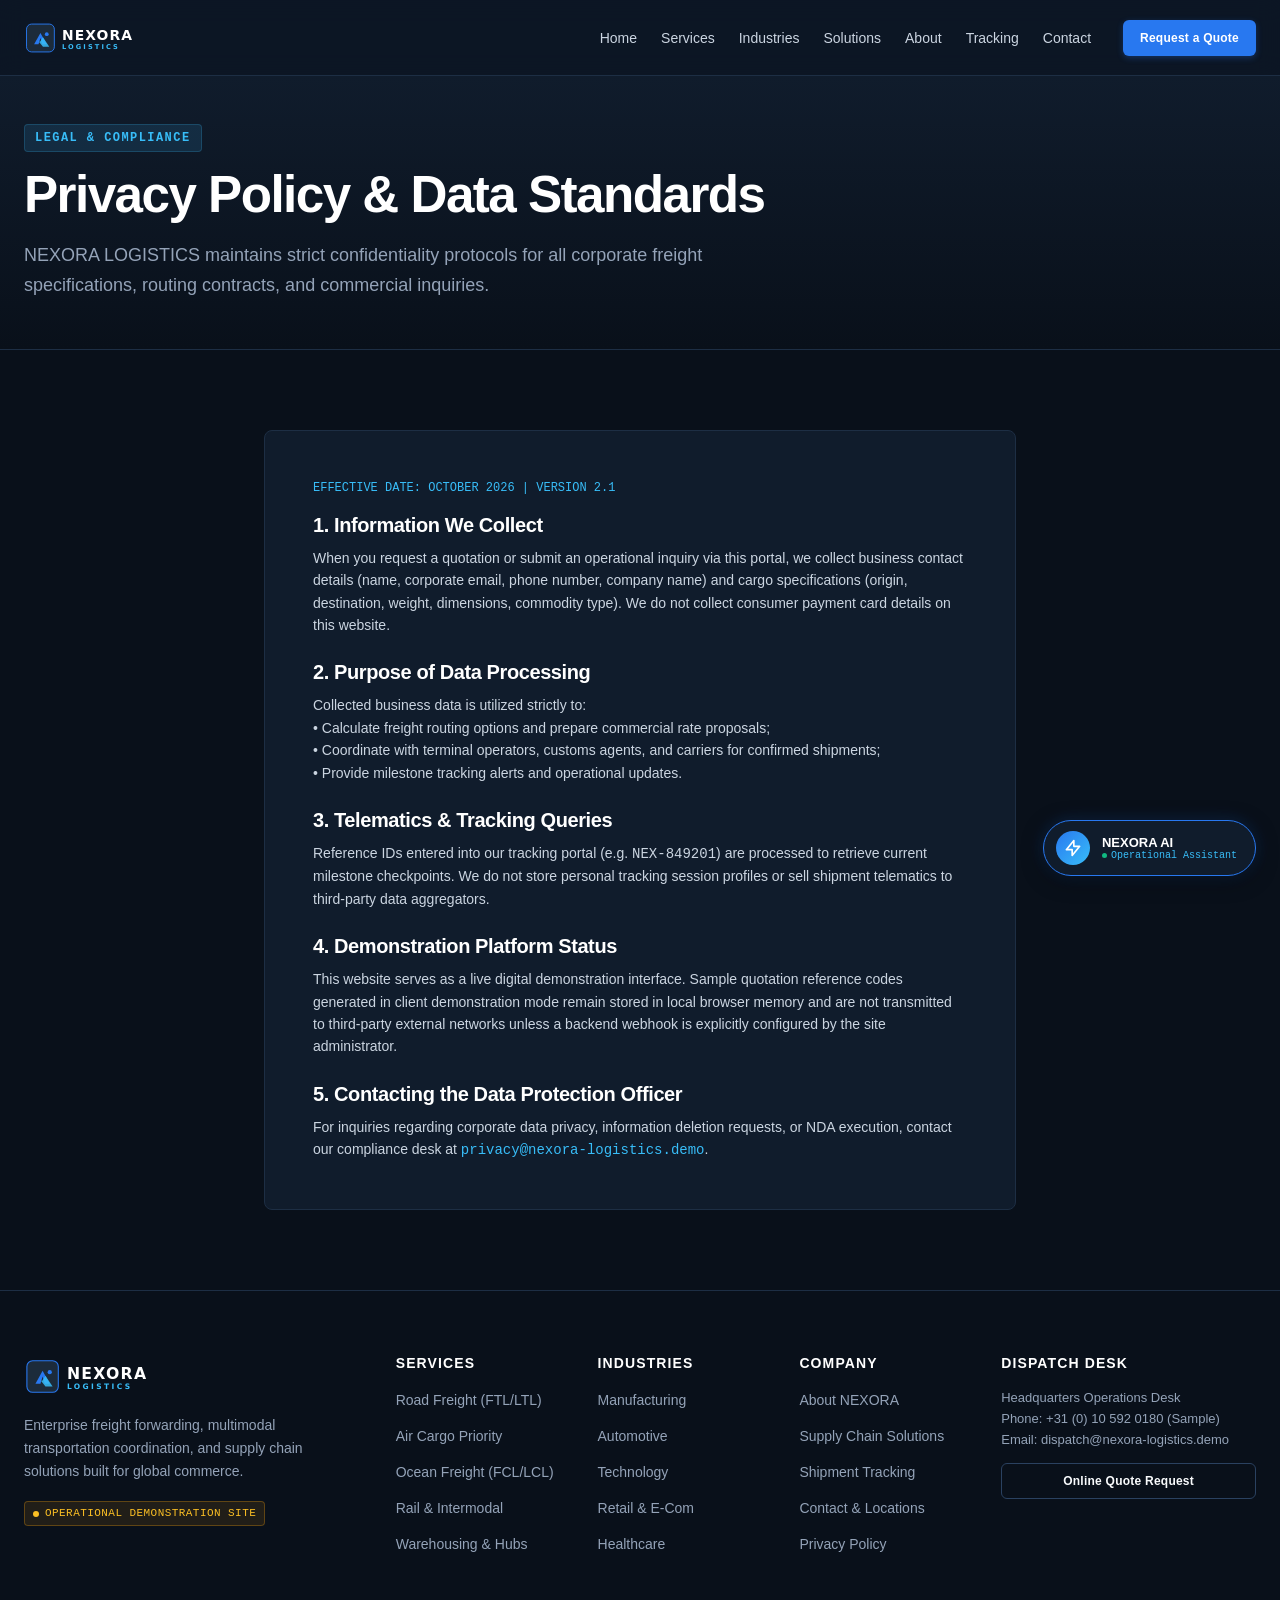
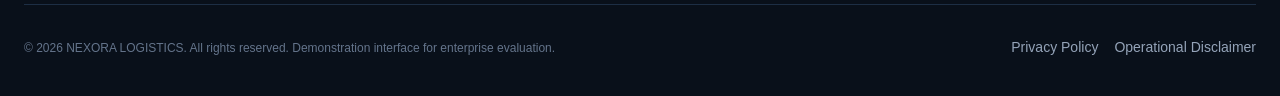
<file: privacy.html>
<!DOCTYPE html>
<html lang="en">
<head>
  <meta charset="UTF-8">
  <meta name="viewport" content="width=device-width, initial-scale=1.0">
  <title>Privacy Policy & Data Protection | NEXORA LOGISTICS</title>
  <meta name="description" content="Privacy Policy and B2B data protection standards for NEXORA LOGISTICS customers and quotation inquiries.">
  
  <meta property="og:title" content="Privacy Policy | NEXORA LOGISTICS">
  <meta property="og:description" content="Transparent guidelines on how commercial freight quotation data, tracking references, and business contact information are handled.">

  <link rel="icon" type="image/svg+xml" href="./assets/images/favicon.svg">
  <link rel="stylesheet" href="./assets/css/styles.css">
</head>
<body>
  <a href="#main-content" class="skip-link">Skip to main content</a>

  <header class="site-header" role="banner">
    <div class="container header-inner">
      <a href="./index.html" class="brand-logo" aria-label="NEXORA LOGISTICS Homepage">
        <img src="./assets/images/logo.svg" alt="NEXORA LOGISTICS" width="220" height="48">
      </a>

      <nav class="main-nav" role="navigation" aria-label="Primary Navigation">
        <ul class="nav-list">
          <li><a href="./index.html" class="nav-link">Home</a></li>
          <li><a href="./services.html" class="nav-link">Services</a></li>
          <li><a href="./industries.html" class="nav-link">Industries</a></li>
          <li><a href="./solutions.html" class="nav-link">Solutions</a></li>
          <li><a href="./about.html" class="nav-link">About</a></li>
          <li><a href="./tracking.html" class="nav-link">Tracking</a></li>
          <li><a href="./contact.html" class="nav-link">Contact</a></li>
        </ul>

        <div class="header-actions">
          <a href="./quote.html" class="btn btn-primary btn-sm">Request a Quote</a>
        </div>
      </nav>

      <button class="mobile-nav-toggle" aria-label="Toggle navigation menu" aria-expanded="false">
        <svg width="24" height="24" fill="none" stroke="currentColor" viewBox="0 0 24 24">
          <path stroke-linecap="round" stroke-linejoin="round" stroke-width="2" d="M4 6h16M4 12h16M4 18h16"/>
        </svg>
      </button>
    </div>
  </header>

  <main id="main-content">
    <section class="section section-sm" style="background: linear-gradient(180deg, var(--color-surface-1) 0%, var(--color-bg-base) 100%); border-bottom: 1px solid var(--border-subtle);">
      <div class="container fade-in-up">
        <span class="eyebrow">Legal & Compliance</span>
        <h1 class="hero-title" style="font-size: clamp(2rem, 4vw, 3.25rem); margin-bottom: 16px;">
          Privacy Policy & Data Standards
        </h1>
        <p class="section-subtitle" style="max-width: 720px;">
          NEXORA LOGISTICS maintains strict confidentiality protocols for all corporate freight specifications, routing contracts, and commercial inquiries.
        </p>
      </div>
    </section>

    <section class="section" aria-label="Privacy Terms">
      <div class="container" style="max-width: 800px;">
        <div class="card fade-in-up" style="padding: clamp(24px, 4vw, 48px); background:var(--color-surface-1); border-color:var(--border-subtle);">
          
          <div style="font-size:12px; color:var(--color-accent); font-family:var(--font-mono); margin-bottom:16px;">
            EFFECTIVE DATE: OCTOBER 2026 | VERSION 2.1
          </div>

          <h2 style="font-size:20px; color:#FFF; margin-bottom:10px;">1. Information We Collect</h2>
          <p style="font-size:14px; color:var(--text-secondary); line-height:1.6; margin-bottom:24px;">
            When you request a quotation or submit an operational inquiry via this portal, we collect business contact details (name, corporate email, phone number, company name) and cargo specifications (origin, destination, weight, dimensions, commodity type). We do not collect consumer payment card details on this website.
          </p>

          <h2 style="font-size:20px; color:#FFF; margin-bottom:10px;">2. Purpose of Data Processing</h2>
          <p style="font-size:14px; color:var(--text-secondary); line-height:1.6; margin-bottom:24px;">
            Collected business data is utilized strictly to:
            <br>• Calculate freight routing options and prepare commercial rate proposals;
            <br>• Coordinate with terminal operators, customs agents, and carriers for confirmed shipments;
            <br>• Provide milestone tracking alerts and operational updates.
          </p>

          <h2 style="font-size:20px; color:#FFF; margin-bottom:10px;">3. Telematics & Tracking Queries</h2>
          <p style="font-size:14px; color:var(--text-secondary); line-height:1.6; margin-bottom:24px;">
            Reference IDs entered into our tracking portal (e.g. <code>NEX-849201</code>) are processed to retrieve current milestone checkpoints. We do not store personal tracking session profiles or sell shipment telematics to third-party data aggregators.
          </p>

          <h2 style="font-size:20px; color:#FFF; margin-bottom:10px;">4. Demonstration Platform Status</h2>
          <p style="font-size:14px; color:var(--text-secondary); line-height:1.6; margin-bottom:24px;">
            This website serves as a live digital demonstration interface. Sample quotation reference codes generated in client demonstration mode remain stored in local browser memory and are not transmitted to third-party external networks unless a backend webhook is explicitly configured by the site administrator.
          </p>

          <h2 style="font-size:20px; color:#FFF; margin-bottom:10px;">5. Contacting the Data Protection Officer</h2>
          <p style="font-size:14px; color:var(--text-secondary); line-height:1.6; margin-bottom:0;">
            For inquiries regarding corporate data privacy, information deletion requests, or NDA execution, contact our compliance desk at <code style="color:var(--color-accent); font-family:var(--font-mono);">privacy@nexora-logistics.demo</code>.
          </p>

        </div>
      </div>
    </section>
  </main>

  <footer class="site-footer" role="contentinfo">
    <div class="container">
      <div class="footer-grid">
        <div class="footer-brand">
          <img src="./assets/images/logo.svg" alt="NEXORA LOGISTICS" width="200" height="44">
          <p>Enterprise freight forwarding, multimodal transportation coordination, and supply chain solutions built for global commerce.</p>
          <div style="margin-top: 14px;"><span class="demo-badge">Operational Demonstration Site</span></div>
        </div>
        <div>
          <h4 class="footer-col-title">Services</h4>
          <ul class="footer-links">
            <li><a href="./services.html#road" class="footer-link">Road Freight (FTL/LTL)</a></li>
            <li><a href="./services.html#air" class="footer-link">Air Cargo Priority</a></li>
            <li><a href="./services.html#ocean" class="footer-link">Ocean Freight (FCL/LCL)</a></li>
            <li><a href="./services.html#rail" class="footer-link">Rail & Intermodal</a></li>
            <li><a href="./services.html#warehousing" class="footer-link">Warehousing & Hubs</a></li>
          </ul>
        </div>
        <div>
          <h4 class="footer-col-title">Industries</h4>
          <ul class="footer-links">
            <li><a href="./industries.html#manufacturing" class="footer-link">Manufacturing</a></li>
            <li><a href="./industries.html#automotive" class="footer-link">Automotive</a></li>
            <li><a href="./industries.html#technology" class="footer-link">Technology</a></li>
            <li><a href="./industries.html#retail" class="footer-link">Retail & E-Com</a></li>
            <li><a href="./industries.html#healthcare" class="footer-link">Healthcare</a></li>
          </ul>
        </div>
        <div>
          <h4 class="footer-col-title">Company</h4>
          <ul class="footer-links">
            <li><a href="./about.html" class="footer-link">About NEXORA</a></li>
            <li><a href="./solutions.html" class="footer-link">Supply Chain Solutions</a></li>
            <li><a href="./tracking.html" class="footer-link">Shipment Tracking</a></li>
            <li><a href="./contact.html" class="footer-link">Contact & Locations</a></li>
            <li><a href="./privacy.html" class="footer-link">Privacy Policy</a></li>
          </ul>
        </div>
        <div>
          <h4 class="footer-col-title">Dispatch Desk</h4>
          <p style="font-size:13px; color:var(--text-muted); line-height:1.6; margin-bottom:12px;">
            Headquarters Operations Desk<br>
            Phone: +31 (0) 10 592 0180 (Sample)<br>
            Email: dispatch@nexora-logistics.demo
          </p>
          <a href="./quote.html" class="btn btn-outline btn-sm" style="width:100%;">Online Quote Request</a>
        </div>
      </div>
      <div class="footer-bottom">
        <div>© 2026 NEXORA LOGISTICS. All rights reserved. Demonstration interface for enterprise evaluation.</div>
        <div class="footer-legal-links">
          <a href="./privacy.html" class="footer-link">Privacy Policy</a>
          <a href="./contact.html" class="footer-link">Operational Disclaimer</a>
        </div>
      </div>
    </div>
  </footer>

  <script src="./assets/js/main.js"></script>
  <script src="./assets/js/assistant.js"></script>
</body>
</html>
</file>
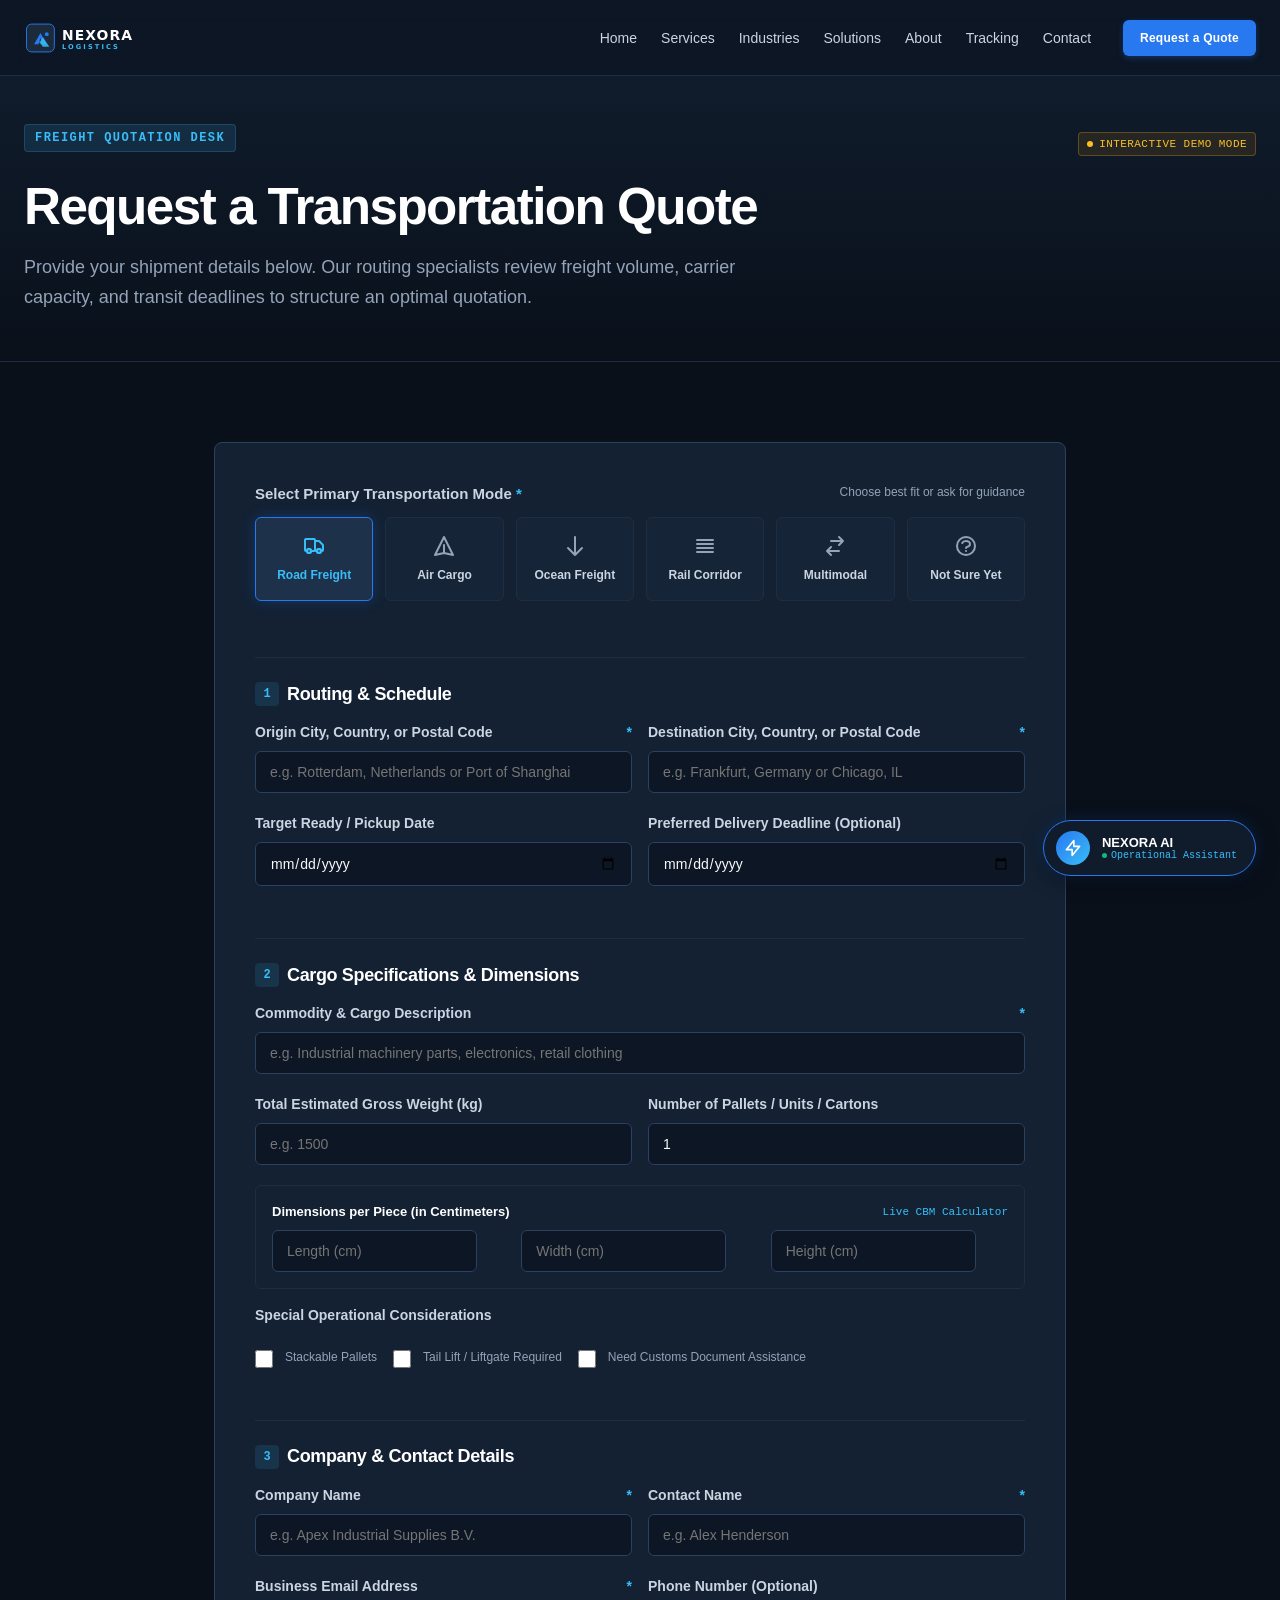
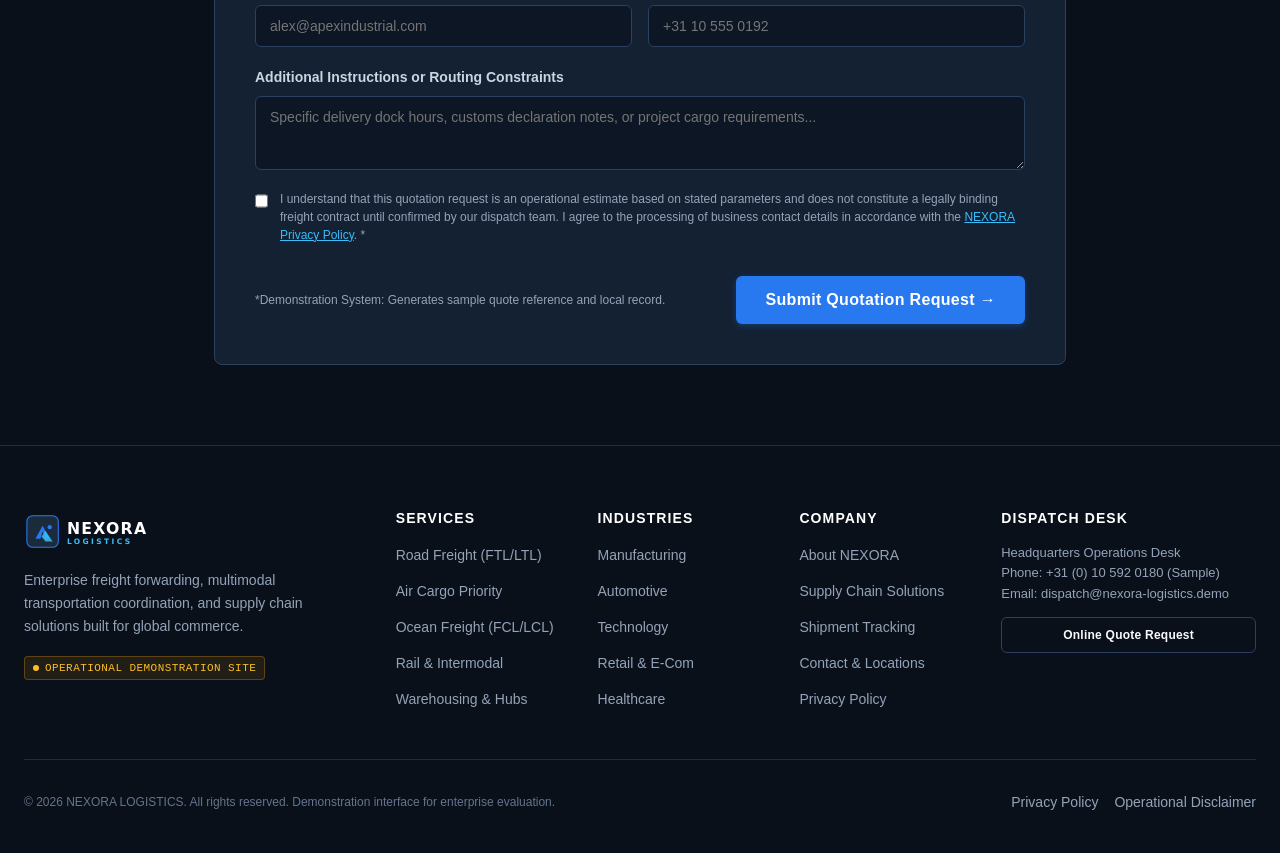
<file: quote.html>
<!DOCTYPE html>
<html lang="en">
<head>
  <meta charset="UTF-8">
  <meta name="viewport" content="width=device-width, initial-scale=1.0">
  <title>Request a Freight Quote | NEXORA LOGISTICS</title>
  <meta name="description" content="Request an international freight quotation for Road, Air, Ocean, Rail, or Multimodal cargo. Fast review by our logistics specialists.">
  <meta name="keywords" content="freight quote, logistics quote, cargo pricing, international shipping estimate, freight rate request">
  
  <meta property="og:title" content="Request a Freight Quotation | NEXORA LOGISTICS">
  <meta property="og:description" content="Submit your origin, destination, cargo specifications, and timeline for an operational route and capacity analysis.">
  <meta property="og:image" content="./assets/images/hero-truck.jpg">

  <link rel="icon" type="image/svg+xml" href="./assets/images/favicon.svg">
  <link rel="stylesheet" href="./assets/css/styles.css">
</head>
<body>
  <a href="#main-content" class="skip-link">Skip to main content</a>

  <header class="site-header" role="banner">
    <div class="container header-inner">
      <a href="./index.html" class="brand-logo" aria-label="NEXORA LOGISTICS Homepage">
        <img src="./assets/images/logo.svg" alt="NEXORA LOGISTICS" width="220" height="48">
      </a>

      <nav class="main-nav" role="navigation" aria-label="Primary Navigation">
        <ul class="nav-list">
          <li><a href="./index.html" class="nav-link">Home</a></li>
          <li><a href="./services.html" class="nav-link">Services</a></li>
          <li><a href="./industries.html" class="nav-link">Industries</a></li>
          <li><a href="./solutions.html" class="nav-link">Solutions</a></li>
          <li><a href="./about.html" class="nav-link">About</a></li>
          <li><a href="./tracking.html" class="nav-link">Tracking</a></li>
          <li><a href="./contact.html" class="nav-link">Contact</a></li>
        </ul>

        <div class="header-actions">
          <a href="./quote.html" class="btn btn-primary btn-sm active">Request a Quote</a>
        </div>
      </nav>

      <button class="mobile-nav-toggle" aria-label="Toggle navigation menu" aria-expanded="false">
        <svg width="24" height="24" fill="none" stroke="currentColor" viewBox="0 0 24 24">
          <path stroke-linecap="round" stroke-linejoin="round" stroke-width="2" d="M4 6h16M4 12h16M4 18h16"/>
        </svg>
      </button>
    </div>
  </header>

  <main id="main-content">
    <section class="section section-sm" style="background: linear-gradient(180deg, var(--color-surface-1) 0%, var(--color-bg-base) 100%); border-bottom: 1px solid var(--border-subtle);">
      <div class="container fade-in-up">
        <div style="display:flex; justify-content:space-between; align-items:center; flex-wrap:wrap; gap:12px; margin-bottom:12px;">
          <span class="eyebrow">Freight Quotation Desk</span>
          <span class="demo-badge">Interactive Demo Mode</span>
        </div>
        <h1 class="hero-title" style="font-size: clamp(2rem, 4vw, 3.25rem); margin-bottom: 16px;">
          Request a Transportation Quote
        </h1>
        <p class="section-subtitle" style="max-width: 720px;">
          Provide your shipment details below. Our routing specialists review freight volume, carrier capacity, and transit deadlines to structure an optimal quotation.
        </p>
      </div>
    </section>

    <!-- Quotation Form Container -->
    <section class="section" aria-label="Quotation Form">
      <div class="container" style="max-width: 900px;">
        
        <form id="freight-quote-form" class="card fade-in-up" style="border-color: var(--border-medium); padding: clamp(20px, 4vw, 40px);" novalidate>
          
          <!-- Mode Selection -->
          <div style="margin-bottom: var(--space-8);">
            <label class="form-label" style="font-size: 15px; margin-bottom: 12px;">
              <span>Select Primary Transportation Mode <span class="required">*</span></span>
              <span style="font-size: 12px; color: var(--text-muted); font-weight: normal;">Choose best fit or ask for guidance</span>
            </label>
            
            <div class="mode-selector">
              <label class="mode-option">
                <input type="radio" name="transport_mode" value="road" checked>
                <div class="mode-card">
                  <svg width="24" height="24" fill="none" stroke="currentColor" viewBox="0 0 24 24"><path stroke-linecap="round" stroke-linejoin="round" stroke-width="2" d="M9 17a2 2 0 11-4 0 2 2 0 014 0zM19 17a2 2 0 11-4 0 2 2 0 014 0z"/><path stroke-linecap="round" stroke-linejoin="round" stroke-width="2" d="M13 16V6a1 1 0 00-1-1H4a1 1 0 00-1 1v10a1 1 0 001 1h1m8-1a1 1 0 01-1 1H9m4-1V8a1 1 0 011-1h2.586a1 1 0 01.707.293l3.414 3.414a1 1 0 01.293.707V16a1 1 0 01-1 1h-1m-6-1a1 1 0 001 1h1M5 17a2 2 0 104 0m-4 0a2 2 0 114 0m6 0a2 2 0 104 0m-4 0a2 2 0 114 0"/></svg>
                  <span>Road Freight</span>
                </div>
              </label>

              <label class="mode-option">
                <input type="radio" name="transport_mode" value="air">
                <div class="mode-card">
                  <svg width="24" height="24" fill="none" stroke="currentColor" viewBox="0 0 24 24"><path stroke-linecap="round" stroke-linejoin="round" stroke-width="2" d="M12 19l9 2-9-18-9 18 9-2zm0 0v-8"/></svg>
                  <span>Air Cargo</span>
                </div>
              </label>

              <label class="mode-option">
                <input type="radio" name="transport_mode" value="ocean">
                <div class="mode-card">
                  <svg width="24" height="24" fill="none" stroke="currentColor" viewBox="0 0 24 24"><path stroke-linecap="round" stroke-linejoin="round" stroke-width="2" d="M19 14l-7 7m0 0l-7-7m7 7V3"/></svg>
                  <span>Ocean Freight</span>
                </div>
              </label>

              <label class="mode-option">
                <input type="radio" name="transport_mode" value="rail">
                <div class="mode-card">
                  <svg width="24" height="24" fill="none" stroke="currentColor" viewBox="0 0 24 24"><path stroke-linecap="round" stroke-linejoin="round" stroke-width="2" d="M4 6h16M4 10h16M4 14h16M4 18h16"/></svg>
                  <span>Rail Corridor</span>
                </div>
              </label>

              <label class="mode-option">
                <input type="radio" name="transport_mode" value="multimodal">
                <div class="mode-card">
                  <svg width="24" height="24" fill="none" stroke="currentColor" viewBox="0 0 24 24"><path stroke-linecap="round" stroke-linejoin="round" stroke-width="2" d="M8 7h12m0 0l-4-4m4 4l-4 4m0 6H4m0 0l4 4m-4-4l4-4"/></svg>
                  <span>Multimodal</span>
                </div>
              </label>

              <label class="mode-option">
                <input type="radio" name="transport_mode" value="not_sure">
                <div class="mode-card">
                  <svg width="24" height="24" fill="none" stroke="currentColor" viewBox="0 0 24 24"><path stroke-linecap="round" stroke-linejoin="round" stroke-width="2" d="M8.228 9c.549-1.165 2.03-2 3.772-2 2.21 0 4 1.343 4 3 0 1.4-1.278 2.575-3.006 2.907-.542.104-.994.54-.994 1.093m0 3h.01M21 12a9 9 0 11-18 0 9 9 0 0118 0z"/></svg>
                  <span>Not Sure Yet</span>
                </div>
              </label>
            </div>
          </div>

          <!-- Section 1: Route Details -->
          <div style="border-top: 1px solid var(--border-subtle); padding-top: var(--space-6); margin-bottom: var(--space-8);">
            <h2 style="font-size: 18px; color: #FFF; margin-bottom: var(--space-4); display:flex; align-items:center; gap:8px;">
              <span class="step-number" style="width:24px;height:24px;font-size:12px;margin:0;">1</span>
              Routing & Schedule
            </h2>

            <div class="form-row">
              <div class="form-group">
                <label for="origin_location" class="form-label">Origin City, Country, or Postal Code <span class="required">*</span></label>
                <input type="text" id="origin_location" name="origin_location" class="form-control" placeholder="e.g. Rotterdam, Netherlands or Port of Shanghai" required>
                <span class="form-error-msg">Please specify the shipment origin.</span>
              </div>

              <div class="form-group">
                <label for="dest_location" class="form-label">Destination City, Country, or Postal Code <span class="required">*</span></label>
                <input type="text" id="dest_location" name="dest_location" class="form-control" placeholder="e.g. Frankfurt, Germany or Chicago, IL" required>
                <span class="form-error-msg">Please specify the shipment destination.</span>
              </div>
            </div>

            <div class="form-row">
              <div class="form-group">
                <label for="ready_date" class="form-label">Target Ready / Pickup Date</label>
                <input type="date" id="ready_date" name="ready_date" class="form-control">
              </div>

              <div class="form-group">
                <label for="delivery_deadline" class="form-label">Preferred Delivery Deadline (Optional)</label>
                <input type="date" id="delivery_deadline" name="delivery_deadline" class="form-control">
              </div>
            </div>
          </div>

          <!-- Section 2: Cargo Specifications -->
          <div id="volume-calc" style="border-top: 1px solid var(--border-subtle); padding-top: var(--space-6); margin-bottom: var(--space-8); scroll-margin-top: 100px;">
            <h2 style="font-size: 18px; color: #FFF; margin-bottom: var(--space-4); display:flex; align-items:center; gap:8px;">
              <span class="step-number" style="width:24px;height:24px;font-size:12px;margin:0;">2</span>
              Cargo Specifications & Dimensions
            </h2>

            <div class="form-group">
              <label for="cargo_description" class="form-label">Commodity & Cargo Description <span class="required">*</span></label>
              <input type="text" id="cargo_description" name="cargo_description" class="form-control" placeholder="e.g. Industrial machinery parts, electronics, retail clothing" required>
              <span class="form-error-msg">Please provide a brief description of the cargo.</span>
            </div>

            <div class="form-row">
              <div class="form-group">
                <label for="cargo_weight" class="form-label">Total Estimated Gross Weight (kg)</label>
                <input type="number" id="cargo_weight" name="cargo_weight" class="form-control" placeholder="e.g. 1500" min="1">
              </div>

              <div class="form-group">
                <label for="cargo_pieces" class="form-label">Number of Pallets / Units / Cartons</label>
                <input type="number" id="cargo_pieces" name="cargo_pieces" class="form-control" placeholder="e.g. 4" min="1" value="1">
              </div>
            </div>

            <!-- Dimensions & Live Estimator -->
            <div style="background: var(--color-surface-card); border: 1px solid var(--border-subtle); border-radius: var(--radius-md); padding: 16px; margin-bottom: var(--space-4);">
              <div style="display:flex; justify-content:space-between; align-items:center; margin-bottom: 8px;">
                <span style="font-size: 13px; font-weight:600; color: #FFF;">Dimensions per Piece (in Centimeters)</span>
                <span style="font-size: 11px; color: var(--color-accent); font-family:var(--font-mono);">Live CBM Calculator</span>
              </div>
              
              <div style="display: grid; grid-template-columns: repeat(3, 1fr); gap: 12px;">
                <div>
                  <input type="number" id="dim_length" name="dim_length" class="form-control" placeholder="Length (cm)" min="1">
                </div>
                <div>
                  <input type="number" id="dim_width" name="dim_width" class="form-control" placeholder="Width (cm)" min="1">
                </div>
                <div>
                  <input type="number" id="dim_height" name="dim_height" class="form-control" placeholder="Height (cm)" min="1">
                </div>
              </div>

              <div id="volume_calc_output"></div>
            </div>

            <!-- Special Handling Tags -->
            <div class="form-group">
              <span class="form-label">Special Operational Considerations</span>
              <div style="display: flex; gap: 16px; flex-wrap: wrap; margin-top: 6px;">
                <label class="checkbox-group">
                  <input type="checkbox" name="tag_stackable" value="yes">
                  <span class="checkbox-label">Stackable Pallets</span>
                </label>
                <label class="checkbox-group">
                  <input type="checkbox" name="tag_liftgate" value="yes">
                  <span class="checkbox-label">Tail Lift / Liftgate Required</span>
                </label>
                <label class="checkbox-group">
                  <input type="checkbox" name="tag_customs_help" value="yes">
                  <span class="checkbox-label">Need Customs Document Assistance</span>
                </label>
              </div>
            </div>
          </div>

          <!-- Section 3: Company & Contact Information -->
          <div style="border-top: 1px solid var(--border-subtle); padding-top: var(--space-6); margin-bottom: var(--space-8);">
            <h2 style="font-size: 18px; color: #FFF; margin-bottom: var(--space-4); display:flex; align-items:center; gap:8px;">
              <span class="step-number" style="width:24px;height:24px;font-size:12px;margin:0;">3</span>
              Company & Contact Details
            </h2>

            <div class="form-row">
              <div class="form-group">
                <label for="company_name" class="form-label">Company Name <span class="required">*</span></label>
                <input type="text" id="company_name" name="company_name" class="form-control" placeholder="e.g. Apex Industrial Supplies B.V." required>
                <span class="form-error-msg">Company name is required.</span>
              </div>

              <div class="form-group">
                <label for="contact_name" class="form-label">Contact Name <span class="required">*</span></label>
                <input type="text" id="contact_name" name="contact_name" class="form-control" placeholder="e.g. Alex Henderson" required>
                <span class="form-error-msg">Contact name is required.</span>
              </div>
            </div>

            <div class="form-row">
              <div class="form-group">
                <label for="business_email" class="form-label">Business Email Address <span class="required">*</span></label>
                <input type="email" id="business_email" name="business_email" class="form-control" placeholder="alex@apexindustrial.com" required>
                <span class="form-error-msg">Valid business email is required.</span>
              </div>

              <div class="form-group">
                <label for="contact_phone" class="form-label">Phone Number (Optional)</label>
                <input type="tel" id="contact_phone" name="contact_phone" class="form-control" placeholder="+31 10 555 0192">
              </div>
            </div>

            <div class="form-group">
              <label for="additional_notes" class="form-label">Additional Instructions or Routing Constraints</label>
              <textarea id="additional_notes" name="additional_notes" class="form-control" rows="3" placeholder="Specific delivery dock hours, customs declaration notes, or project cargo requirements..."></textarea>
            </div>

            <!-- Privacy Consent -->
            <div class="checkbox-group" style="margin-top: 14px;">
              <input type="checkbox" id="privacy_consent" name="privacy_consent" required>
              <label for="privacy_consent" class="checkbox-label">
                I understand that this quotation request is an operational estimate based on stated parameters and does not constitute a legally binding freight contract until confirmed by our dispatch team. I agree to the processing of business contact details in accordance with the <a href="./privacy.html" target="_blank" style="color:var(--color-accent); text-decoration:underline;">NEXORA Privacy Policy</a>. <span class="required">*</span>
              </label>
            </div>
            <span class="form-error-msg" style="margin-top: 4px;">Please agree to the privacy statement to submit.</span>
          </div>

          <!-- Submit Buttons -->
          <div style="display:flex; justify-content:space-between; align-items:center; flex-wrap:wrap; gap:16px;">
            <div style="font-size: 12px; color: var(--text-muted);">
              *Demonstration System: Generates sample quote reference and local record.
            </div>
            <button type="submit" class="btn btn-primary btn-lg">
              Submit Quotation Request →
            </button>
          </div>
        </form>

      </div>
    </section>
  </main>

  <footer class="site-footer" role="contentinfo">
    <div class="container">
      <div class="footer-grid">
        <div class="footer-brand">
          <img src="./assets/images/logo.svg" alt="NEXORA LOGISTICS" width="200" height="44">
          <p>Enterprise freight forwarding, multimodal transportation coordination, and supply chain solutions built for global commerce.</p>
          <div style="margin-top: 14px;"><span class="demo-badge">Operational Demonstration Site</span></div>
        </div>
        <div>
          <h4 class="footer-col-title">Services</h4>
          <ul class="footer-links">
            <li><a href="./services.html#road" class="footer-link">Road Freight (FTL/LTL)</a></li>
            <li><a href="./services.html#air" class="footer-link">Air Cargo Priority</a></li>
            <li><a href="./services.html#ocean" class="footer-link">Ocean Freight (FCL/LCL)</a></li>
            <li><a href="./services.html#rail" class="footer-link">Rail & Intermodal</a></li>
            <li><a href="./services.html#warehousing" class="footer-link">Warehousing & Hubs</a></li>
          </ul>
        </div>
        <div>
          <h4 class="footer-col-title">Industries</h4>
          <ul class="footer-links">
            <li><a href="./industries.html#manufacturing" class="footer-link">Manufacturing</a></li>
            <li><a href="./industries.html#automotive" class="footer-link">Automotive</a></li>
            <li><a href="./industries.html#technology" class="footer-link">Technology</a></li>
            <li><a href="./industries.html#retail" class="footer-link">Retail & E-Com</a></li>
            <li><a href="./industries.html#healthcare" class="footer-link">Healthcare</a></li>
          </ul>
        </div>
        <div>
          <h4 class="footer-col-title">Company</h4>
          <ul class="footer-links">
            <li><a href="./about.html" class="footer-link">About NEXORA</a></li>
            <li><a href="./solutions.html" class="footer-link">Supply Chain Solutions</a></li>
            <li><a href="./tracking.html" class="footer-link">Shipment Tracking</a></li>
            <li><a href="./contact.html" class="footer-link">Contact & Locations</a></li>
            <li><a href="./privacy.html" class="footer-link">Privacy Policy</a></li>
          </ul>
        </div>
        <div>
          <h4 class="footer-col-title">Dispatch Desk</h4>
          <p style="font-size:13px; color:var(--text-muted); line-height:1.6; margin-bottom:12px;">
            Headquarters Operations Desk<br>
            Phone: +31 (0) 10 592 0180 (Sample)<br>
            Email: dispatch@nexora-logistics.demo
          </p>
          <a href="./quote.html" class="btn btn-outline btn-sm" style="width:100%;">Online Quote Request</a>
        </div>
      </div>
      <div class="footer-bottom">
        <div>© 2026 NEXORA LOGISTICS. All rights reserved. Demonstration interface for enterprise evaluation.</div>
        <div class="footer-legal-links">
          <a href="./privacy.html" class="footer-link">Privacy Policy</a>
          <a href="./contact.html" class="footer-link">Operational Disclaimer</a>
        </div>
      </div>
    </div>
  </footer>

  <script src="./assets/js/main.js"></script>
  <script src="./assets/js/quote.js"></script>
  <script src="./assets/js/assistant.js"></script>
</body>
</html>
</file>
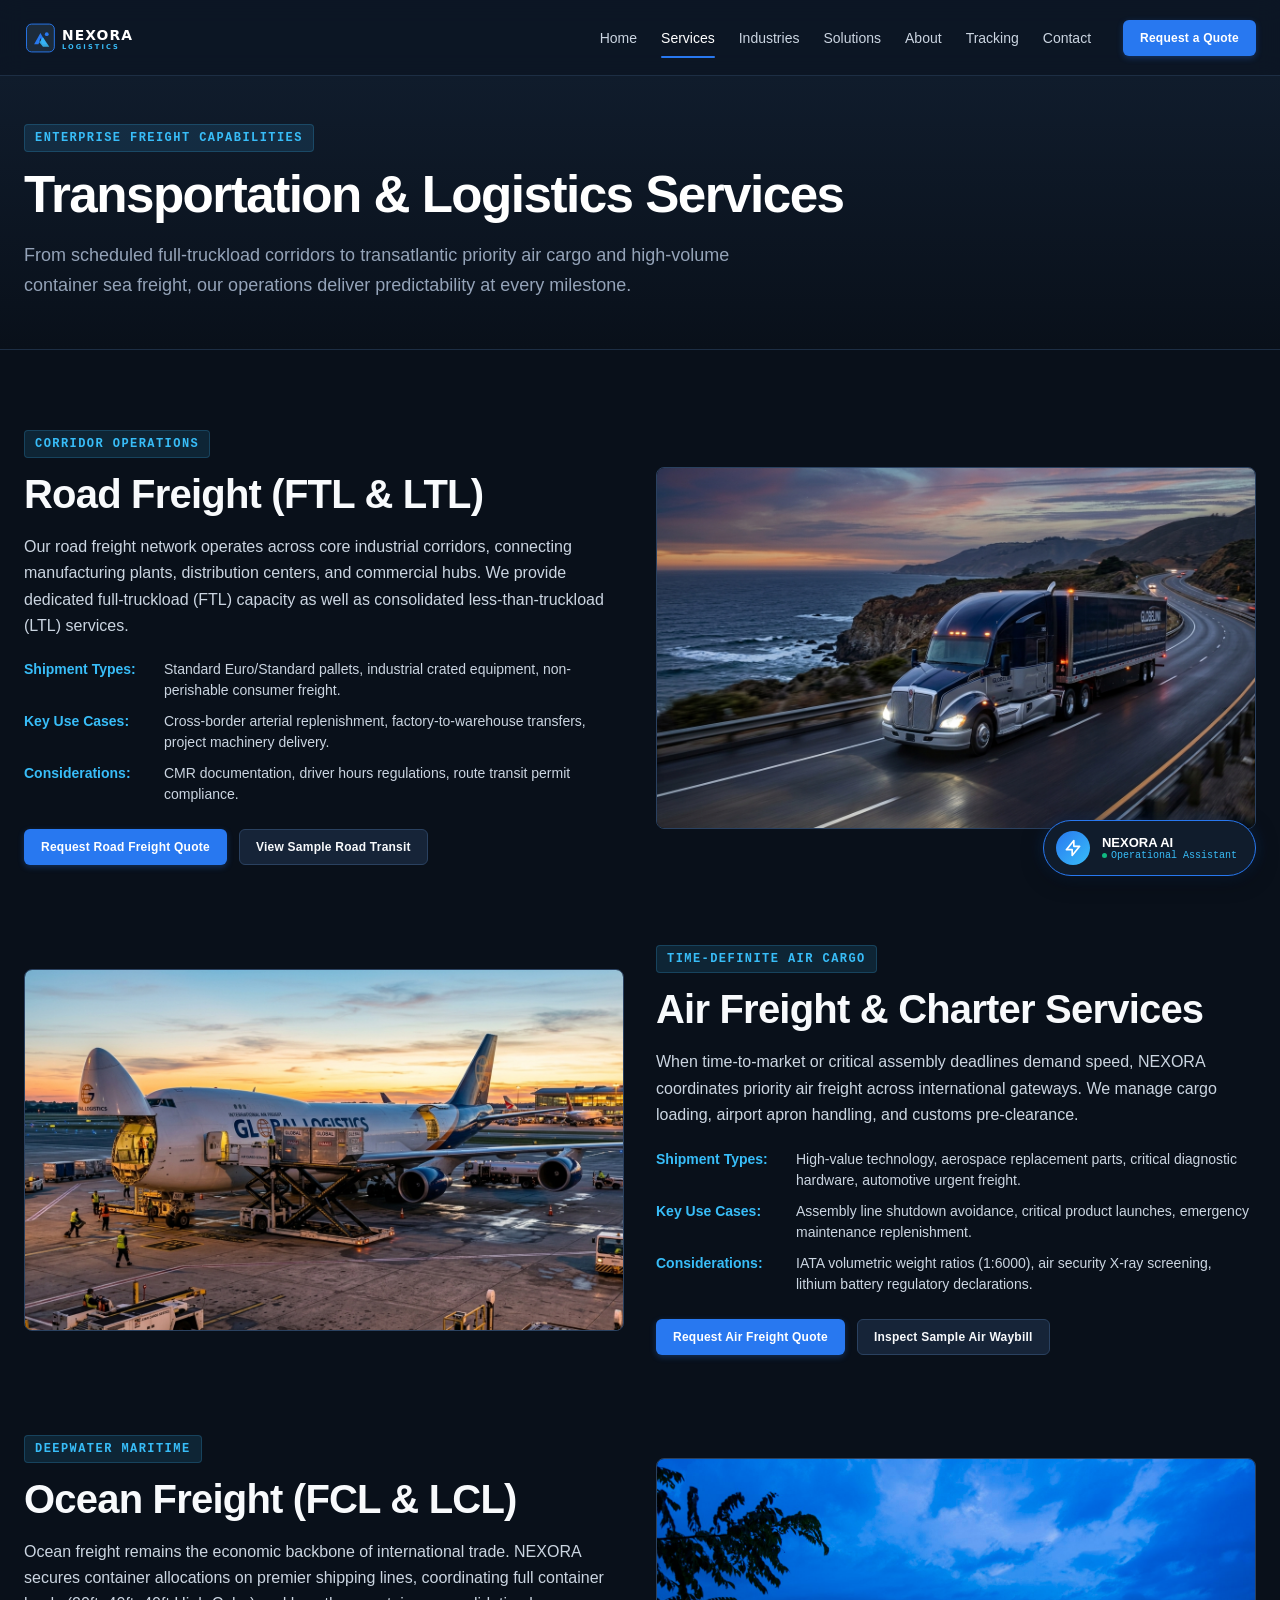
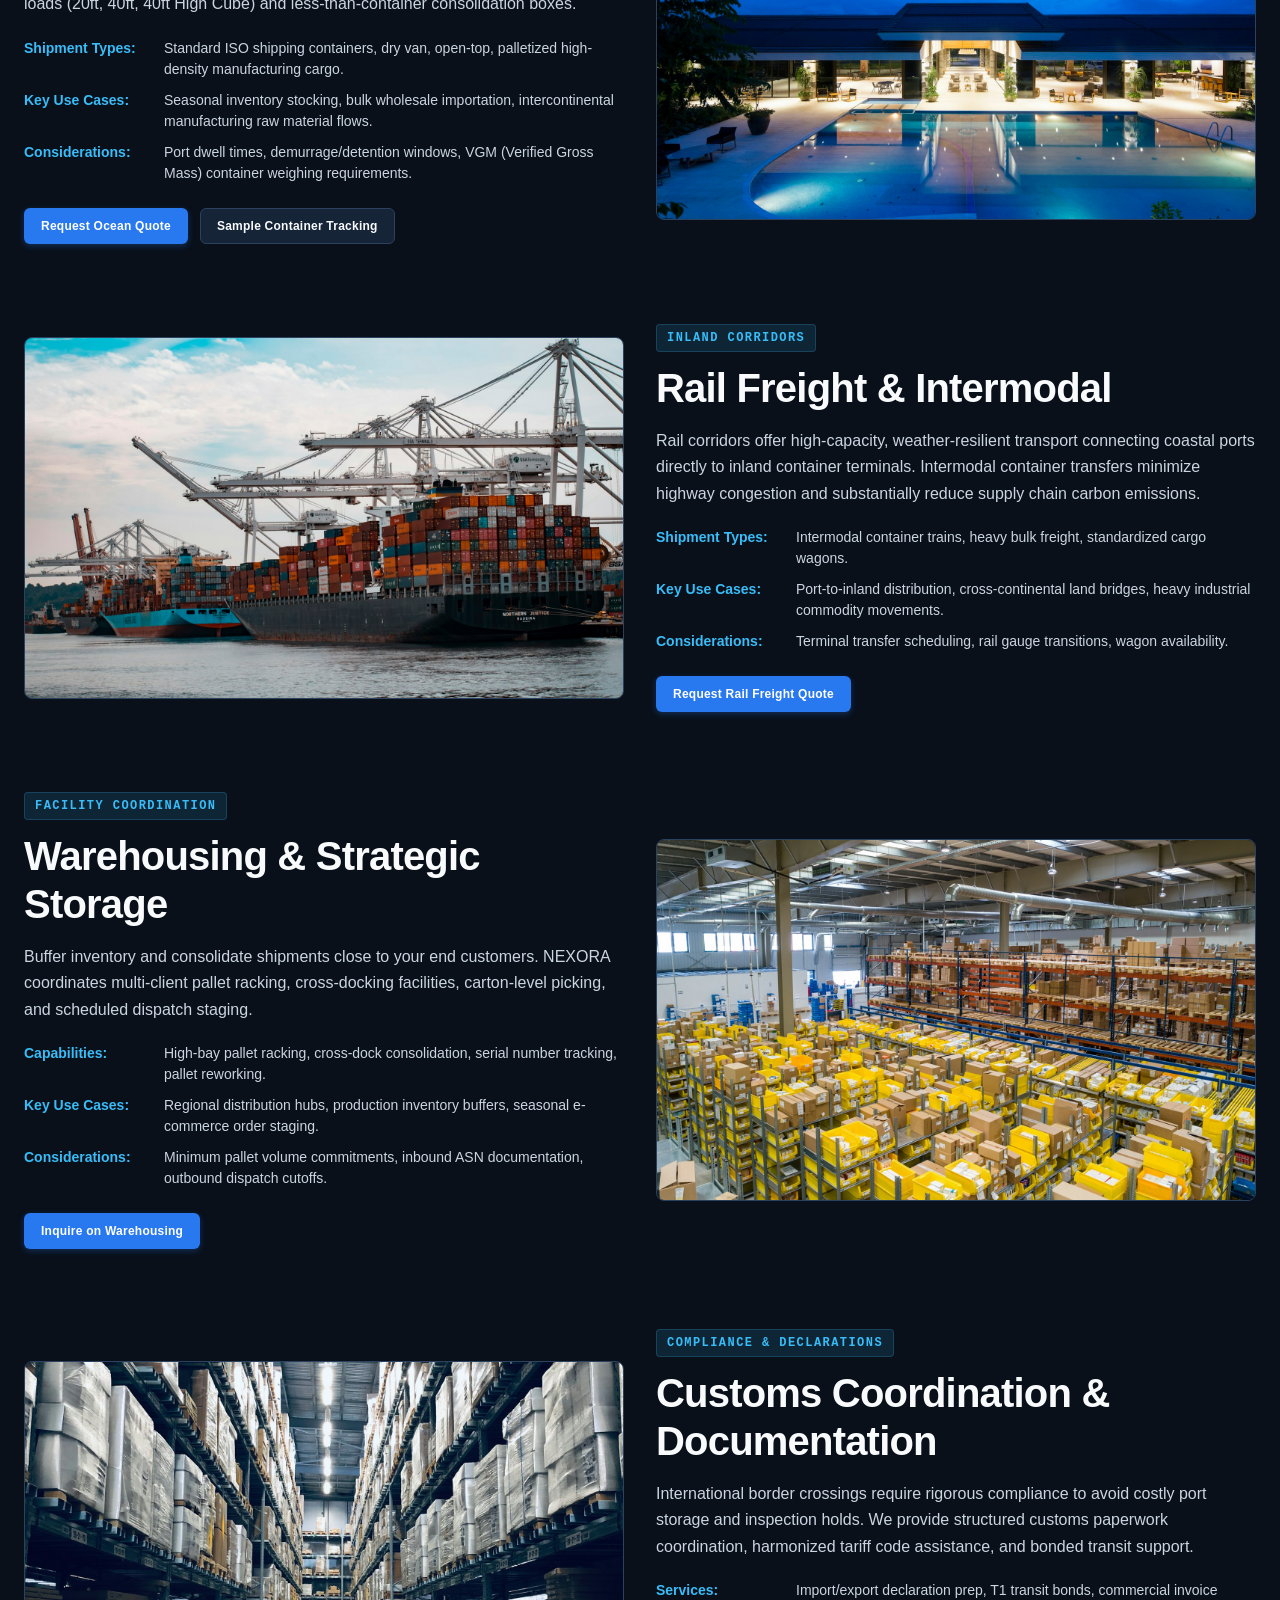
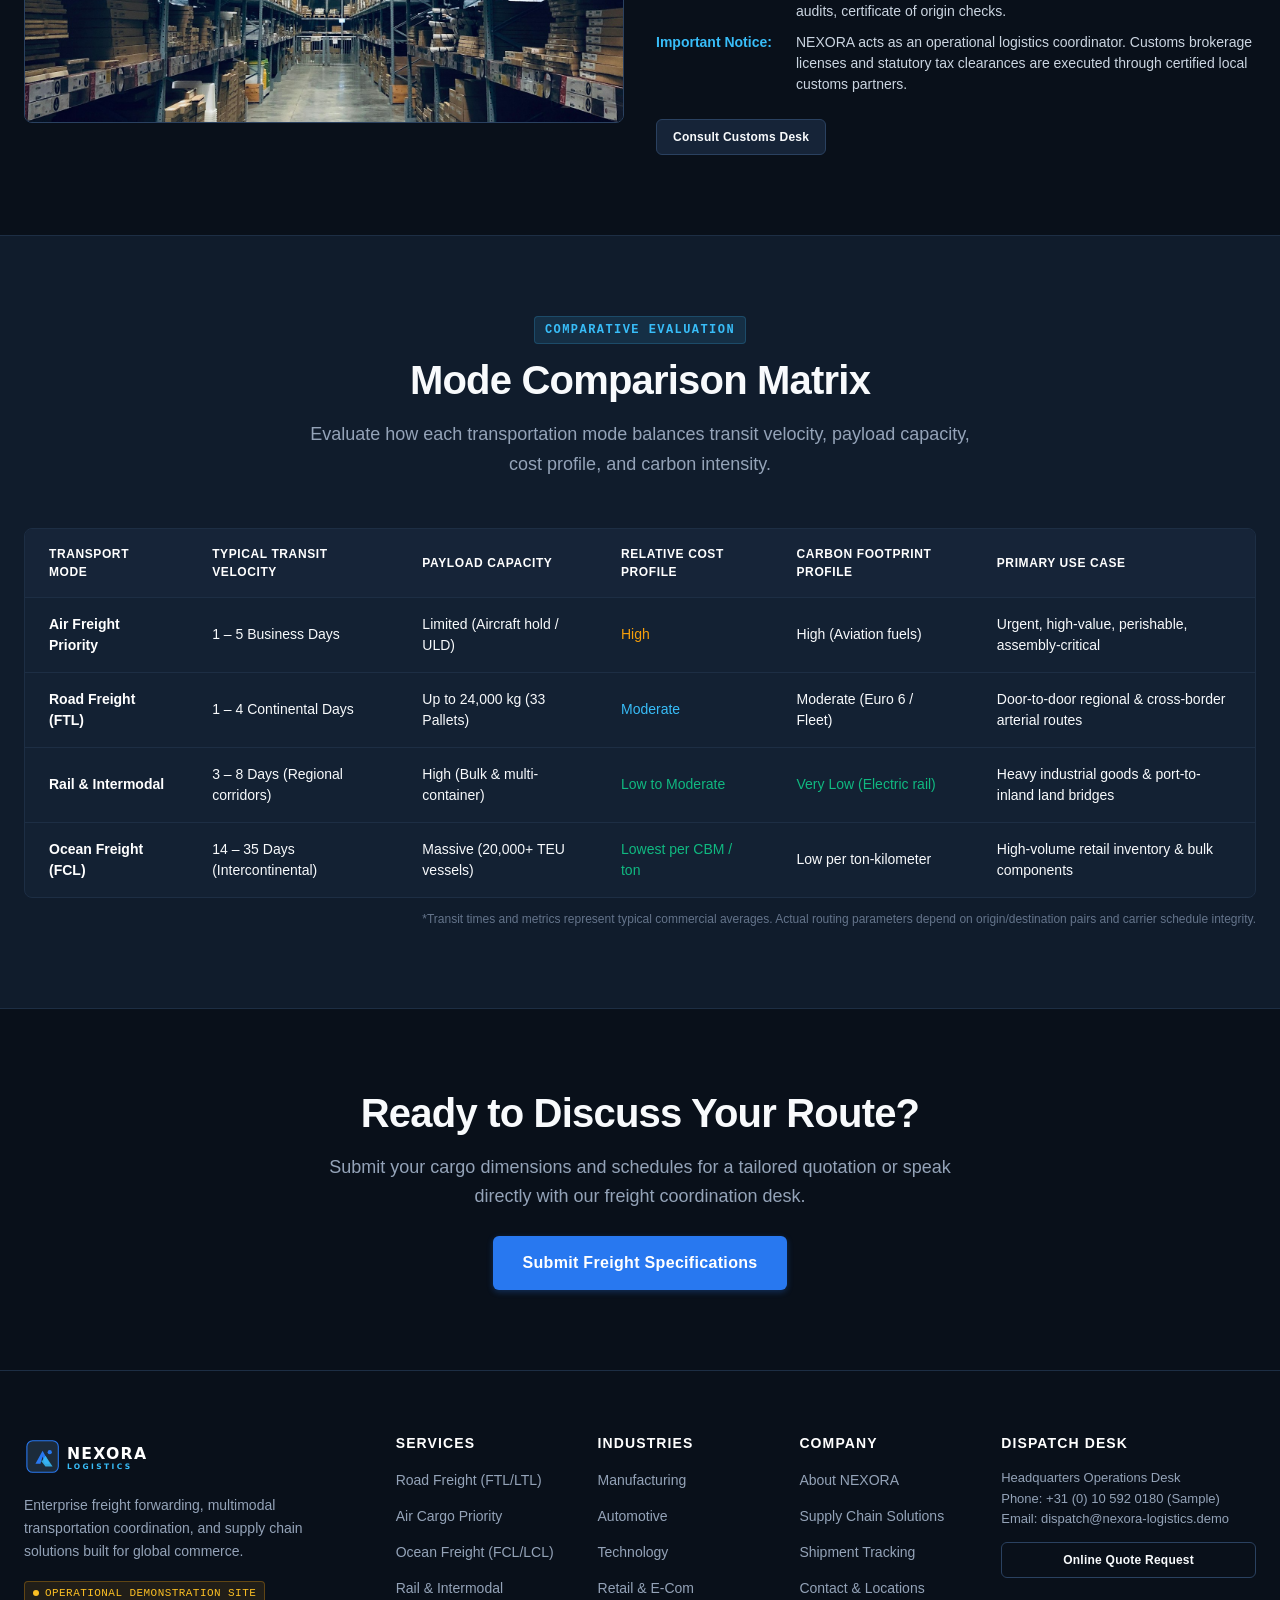
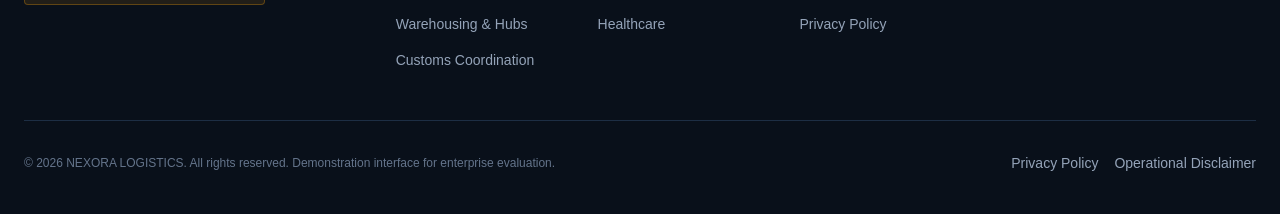
<file: services.html>
<!DOCTYPE html>
<html lang="en">
<head>
  <meta charset="UTF-8">
  <meta name="viewport" content="width=device-width, initial-scale=1.0">
  <title>Freight & Logistics Services | NEXORA LOGISTICS</title>
  <meta name="description" content="Explore NEXORA LOGISTICS comprehensive freight forwarding capabilities: Road, Air, Ocean, Rail, Warehousing, and Customs Coordination.">
  <meta name="keywords" content="road freight, air cargo, ocean container shipping, rail freight, warehousing, customs clearance, logistics services">
  
  <!-- OpenGraph Metadata -->
  <meta property="og:title" content="Logistics & Transportation Services | NEXORA LOGISTICS">
  <meta property="og:description" content="Detailed freight forwarding specifications, multimodal routing, and supply chain execution across international trade lanes.">
  <meta property="og:image" content="./assets/images/service-air.jpg">

  <link rel="icon" type="image/svg+xml" href="./assets/images/favicon.svg">
  <link rel="stylesheet" href="./assets/css/styles.css">
</head>
<body>
  <a href="#main-content" class="skip-link">Skip to main content</a>

  <!-- Header -->
  <header class="site-header" role="banner">
    <div class="container header-inner">
      <a href="./index.html" class="brand-logo" aria-label="NEXORA LOGISTICS Homepage">
        <img src="./assets/images/logo.svg" alt="NEXORA LOGISTICS" width="220" height="48">
      </a>

      <nav class="main-nav" role="navigation" aria-label="Primary Navigation">
        <ul class="nav-list">
          <li><a href="./index.html" class="nav-link">Home</a></li>
          <li><a href="./services.html" class="nav-link active">Services</a></li>
          <li><a href="./industries.html" class="nav-link">Industries</a></li>
          <li><a href="./solutions.html" class="nav-link">Solutions</a></li>
          <li><a href="./about.html" class="nav-link">About</a></li>
          <li><a href="./tracking.html" class="nav-link">Tracking</a></li>
          <li><a href="./contact.html" class="nav-link">Contact</a></li>
        </ul>

        <div class="header-actions">
          <a href="./quote.html" class="btn btn-primary btn-sm">Request a Quote</a>
        </div>
      </nav>

      <button class="mobile-nav-toggle" aria-label="Toggle navigation menu" aria-expanded="false">
        <svg width="24" height="24" fill="none" stroke="currentColor" viewBox="0 0 24 24">
          <path stroke-linecap="round" stroke-linejoin="round" stroke-width="2" d="M4 6h16M4 12h16M4 18h16"/>
        </svg>
      </button>
    </div>
  </header>

  <main id="main-content">
    <!-- Page Hero Banner -->
    <section class="section section-sm" style="background: linear-gradient(180deg, var(--color-surface-1) 0%, var(--color-bg-base) 100%); border-bottom: 1px solid var(--border-subtle);">
      <div class="container fade-in-up">
        <span class="eyebrow">Enterprise Freight Capabilities</span>
        <h1 class="hero-title" style="font-size: clamp(2rem, 4vw, 3.25rem); margin-bottom: 16px;">
          Transportation & Logistics Services
        </h1>
        <p class="section-subtitle" style="max-width: 720px;">
          From scheduled full-truckload corridors to transatlantic priority air cargo and high-volume container sea freight, our operations deliver predictability at every milestone.
        </p>
      </div>
    </section>

    <!-- Services Detailed Breakdown -->
    <section class="section" aria-label="Detailed Service Breakdown">
      <div class="container">
        
        <!-- 1. Road Freight -->
        <article id="road" class="service-detail-block fade-in-up" style="margin-bottom: var(--space-20); scroll-margin-top: 100px;">
          <div class="grid-2" style="align-items: center;">
            <div>
              <span class="eyebrow">Corridor Operations</span>
              <h2 class="section-title">Road Freight (FTL & LTL)</h2>
              <p>
                Our road freight network operates across core industrial corridors, connecting manufacturing plants, distribution centers, and commercial hubs. We provide dedicated full-truckload (FTL) capacity as well as consolidated less-than-truckload (LTL) services.
              </p>
              
              <div style="margin: 20px 0; display:flex; flex-direction:column; gap:10px;">
                <div style="display:flex; gap:10px; font-size:14px; color:var(--text-secondary);">
                  <strong style="color:var(--color-accent); min-width: 130px;">Shipment Types:</strong>
                  <span>Standard Euro/Standard pallets, industrial crated equipment, non-perishable consumer freight.</span>
                </div>
                <div style="display:flex; gap:10px; font-size:14px; color:var(--text-secondary);">
                  <strong style="color:var(--color-accent); min-width: 130px;">Key Use Cases:</strong>
                  <span>Cross-border arterial replenishment, factory-to-warehouse transfers, project machinery delivery.</span>
                </div>
                <div style="display:flex; gap:10px; font-size:14px; color:var(--text-secondary);">
                  <strong style="color:var(--color-accent); min-width: 130px;">Considerations:</strong>
                  <span>CMR documentation, driver hours regulations, route transit permit compliance.</span>
                </div>
              </div>

              <div style="display:flex; gap:12px; flex-wrap:wrap; margin-top:24px;">
                <a href="./quote.html?mode=road" class="btn btn-primary btn-sm">Request Road Freight Quote</a>
                <a href="./tracking.html?track=NEX-552190" class="btn btn-secondary btn-sm">View Sample Road Transit</a>
              </div>
            </div>

            <div style="border-radius: var(--radius-lg); overflow: hidden; border: 1px solid var(--border-medium);">
              <img src="./assets/images/hero-truck.jpg" alt="Commercial heavy-duty freight truck on highway" style="width:100%; height:360px; object-fit:cover;">
            </div>
          </div>
        </article>

        <!-- 2. Air Freight -->
        <article id="air" class="service-detail-block fade-in-up" style="margin-bottom: var(--space-20); scroll-margin-top: 100px;">
          <div class="grid-2" style="align-items: center;">
            <div style="order: 2;">
              <span class="eyebrow">Time-Definite Air Cargo</span>
              <h2 class="section-title">Air Freight & Charter Services</h2>
              <p>
                When time-to-market or critical assembly deadlines demand speed, NEXORA coordinates priority air freight across international gateways. We manage cargo loading, airport apron handling, and customs pre-clearance.
              </p>

              <div style="margin: 20px 0; display:flex; flex-direction:column; gap:10px;">
                <div style="display:flex; gap:10px; font-size:14px; color:var(--text-secondary);">
                  <strong style="color:var(--color-accent); min-width: 130px;">Shipment Types:</strong>
                  <span>High-value technology, aerospace replacement parts, critical diagnostic hardware, automotive urgent freight.</span>
                </div>
                <div style="display:flex; gap:10px; font-size:14px; color:var(--text-secondary);">
                  <strong style="color:var(--color-accent); min-width: 130px;">Key Use Cases:</strong>
                  <span>Assembly line shutdown avoidance, critical product launches, emergency maintenance replenishment.</span>
                </div>
                <div style="display:flex; gap:10px; font-size:14px; color:var(--text-secondary);">
                  <strong style="color:var(--color-accent); min-width: 130px;">Considerations:</strong>
                  <span>IATA volumetric weight ratios (1:6000), air security X-ray screening, lithium battery regulatory declarations.</span>
                </div>
              </div>

              <div style="display:flex; gap:12px; flex-wrap:wrap; margin-top:24px;">
                <a href="./quote.html?mode=air" class="btn btn-primary btn-sm">Request Air Freight Quote</a>
                <a href="./tracking.html?track=NEX-104928" class="btn btn-secondary btn-sm">Inspect Sample Air Waybill</a>
              </div>
            </div>

            <div style="order: 1; border-radius: var(--radius-lg); overflow: hidden; border: 1px solid var(--border-medium);">
              <img src="./assets/images/service-air.jpg" alt="Commercial cargo aircraft being loaded on tarmac" style="width:100%; height:360px; object-fit:cover;">
            </div>
          </div>
        </article>

        <!-- 3. Ocean Freight -->
        <article id="ocean" class="service-detail-block fade-in-up" style="margin-bottom: var(--space-20); scroll-margin-top: 100px;">
          <div class="grid-2" style="align-items: center;">
            <div>
              <span class="eyebrow">Deepwater Maritime</span>
              <h2 class="section-title">Ocean Freight (FCL & LCL)</h2>
              <p>
                Ocean freight remains the economic backbone of international trade. NEXORA secures container allocations on premier shipping lines, coordinating full container loads (20ft, 40ft, 40ft High Cube) and less-than-container consolidation boxes.
              </p>

              <div style="margin: 20px 0; display:flex; flex-direction:column; gap:10px;">
                <div style="display:flex; gap:10px; font-size:14px; color:var(--text-secondary);">
                  <strong style="color:var(--color-accent); min-width: 130px;">Shipment Types:</strong>
                  <span>Standard ISO shipping containers, dry van, open-top, palletized high-density manufacturing cargo.</span>
                </div>
                <div style="display:flex; gap:10px; font-size:14px; color:var(--text-secondary);">
                  <strong style="color:var(--color-accent); min-width: 130px;">Key Use Cases:</strong>
                  <span>Seasonal inventory stocking, bulk wholesale importation, intercontinental manufacturing raw material flows.</span>
                </div>
                <div style="display:flex; gap:10px; font-size:14px; color:var(--text-secondary);">
                  <strong style="color:var(--color-accent); min-width: 130px;">Considerations:</strong>
                  <span>Port dwell times, demurrage/detention windows, VGM (Verified Gross Mass) container weighing requirements.</span>
                </div>
              </div>

              <div style="display:flex; gap:12px; flex-wrap:wrap; margin-top:24px;">
                <a href="./quote.html?mode=ocean" class="btn btn-primary btn-sm">Request Ocean Quote</a>
                <a href="./tracking.html?track=NEX-849201" class="btn btn-secondary btn-sm">Sample Container Tracking</a>
              </div>
            </div>

            <div style="border-radius: var(--radius-lg); overflow: hidden; border: 1px solid var(--border-medium);">
              <img src="./assets/images/service-ocean.jpg" alt="Container vessel docking at maritime seaport" style="width:100%; height:360px; object-fit:cover;">
            </div>
          </div>
        </article>

        <!-- 4. Rail & Intermodal -->
        <article id="rail" class="service-detail-block fade-in-up" style="margin-bottom: var(--space-20); scroll-margin-top: 100px;">
          <div class="grid-2" style="align-items: center;">
            <div style="order: 2;">
              <span class="eyebrow">Inland Corridors</span>
              <h2 class="section-title">Rail Freight & Intermodal</h2>
              <p>
                Rail corridors offer high-capacity, weather-resilient transport connecting coastal ports directly to inland container terminals. Intermodal container transfers minimize highway congestion and substantially reduce supply chain carbon emissions.
              </p>

              <div style="margin: 20px 0; display:flex; flex-direction:column; gap:10px;">
                <div style="display:flex; gap:10px; font-size:14px; color:var(--text-secondary);">
                  <strong style="color:var(--color-accent); min-width: 130px;">Shipment Types:</strong>
                  <span>Intermodal container trains, heavy bulk freight, standardized cargo wagons.</span>
                </div>
                <div style="display:flex; gap:10px; font-size:14px; color:var(--text-secondary);">
                  <strong style="color:var(--color-accent); min-width: 130px;">Key Use Cases:</strong>
                  <span>Port-to-inland distribution, cross-continental land bridges, heavy industrial commodity movements.</span>
                </div>
                <div style="display:flex; gap:10px; font-size:14px; color:var(--text-secondary);">
                  <strong style="color:var(--color-accent); min-width: 130px;">Considerations:</strong>
                  <span>Terminal transfer scheduling, rail gauge transitions, wagon availability.</span>
                </div>
              </div>

              <div style="display:flex; gap:12px; flex-wrap:wrap; margin-top:24px;">
                <a href="./quote.html?mode=rail" class="btn btn-primary btn-sm">Request Rail Freight Quote</a>
              </div>
            </div>

            <div style="order: 1; border-radius: var(--radius-lg); overflow: hidden; border: 1px solid var(--border-medium);">
              <img src="./assets/images/service-rail.jpg" alt="Electric freight rail container train" style="width:100%; height:360px; object-fit:cover;">
            </div>
          </div>
        </article>

        <!-- 5. Warehousing & Fulfillment -->
        <article id="warehousing" class="service-detail-block fade-in-up" style="margin-bottom: var(--space-20); scroll-margin-top: 100px;">
          <div class="grid-2" style="align-items: center;">
            <div>
              <span class="eyebrow">Facility Coordination</span>
              <h2 class="section-title">Warehousing & Strategic Storage</h2>
              <p>
                Buffer inventory and consolidate shipments close to your end customers. NEXORA coordinates multi-client pallet racking, cross-docking facilities, carton-level picking, and scheduled dispatch staging.
              </p>

              <div style="margin: 20px 0; display:flex; flex-direction:column; gap:10px;">
                <div style="display:flex; gap:10px; font-size:14px; color:var(--text-secondary);">
                  <strong style="color:var(--color-accent); min-width: 130px;">Capabilities:</strong>
                  <span>High-bay pallet racking, cross-dock consolidation, serial number tracking, pallet reworking.</span>
                </div>
                <div style="display:flex; gap:10px; font-size:14px; color:var(--text-secondary);">
                  <strong style="color:var(--color-accent); min-width: 130px;">Key Use Cases:</strong>
                  <span>Regional distribution hubs, production inventory buffers, seasonal e-commerce order staging.</span>
                </div>
                <div style="display:flex; gap:10px; font-size:14px; color:var(--text-secondary);">
                  <strong style="color:var(--color-accent); min-width: 130px;">Considerations:</strong>
                  <span>Minimum pallet volume commitments, inbound ASN documentation, outbound dispatch cutoffs.</span>
                </div>
              </div>

              <div style="display:flex; gap:12px; flex-wrap:wrap; margin-top:24px;">
                <a href="./quote.html?mode=warehouse" class="btn btn-primary btn-sm">Inquire on Warehousing</a>
              </div>
            </div>

            <div style="border-radius: var(--radius-lg); overflow: hidden; border: 1px solid var(--border-medium);">
              <img src="./assets/images/service-warehouse.jpg" alt="Distribution warehouse facility interior" style="width:100%; height:360px; object-fit:cover;">
            </div>
          </div>
        </article>

        <!-- 6. Customs Coordination -->
        <article id="customs" class="service-detail-block fade-in-up" style="scroll-margin-top: 100px;">
          <div class="grid-2" style="align-items: center;">
            <div style="order: 2;">
              <span class="eyebrow">Compliance & Declarations</span>
              <h2 class="section-title">Customs Coordination & Documentation</h2>
              <p>
                International border crossings require rigorous compliance to avoid costly port storage and inspection holds. We provide structured customs paperwork coordination, harmonized tariff code assistance, and bonded transit support.
              </p>

              <div style="margin: 20px 0; display:flex; flex-direction:column; gap:10px;">
                <div style="display:flex; gap:10px; font-size:14px; color:var(--text-secondary);">
                  <strong style="color:var(--color-accent); min-width: 130px;">Services:</strong>
                  <span>Import/export declaration prep, T1 transit bonds, commercial invoice audits, certificate of origin checks.</span>
                </div>
                <div style="display:flex; gap:10px; font-size:14px; color:var(--text-secondary);">
                  <strong style="color:var(--color-accent); min-width: 130px;">Important Notice:</strong>
                  <span>NEXORA acts as an operational logistics coordinator. Customs brokerage licenses and statutory tax clearances are executed through certified local customs partners.</span>
                </div>
              </div>

              <div style="display:flex; gap:12px; flex-wrap:wrap; margin-top:24px;">
                <a href="./contact.html" class="btn btn-secondary btn-sm">Consult Customs Desk</a>
              </div>
            </div>

            <div style="order: 1; border-radius: var(--radius-lg); overflow: hidden; border: 1px solid var(--border-medium);">
              <img src="./assets/images/service-customs.jpg" alt="Port freight customs review" style="width:100%; height:360px; object-fit:cover;">
            </div>
          </div>
        </article>

      </div>
    </section>

    <!-- Transport Mode Comparison Matrix -->
    <section class="section section-alt" aria-labelledby="comparison-heading">
      <div class="container">
        <div class="section-header text-center fade-in-up">
          <span class="eyebrow">Comparative Evaluation</span>
          <h2 id="comparison-heading" class="section-title">Mode Comparison Matrix</h2>
          <p class="section-subtitle">
            Evaluate how each transportation mode balances transit velocity, payload capacity, cost profile, and carbon intensity.
          </p>
        </div>

        <div class="table-wrapper fade-in-up">
          <table class="data-table">
            <thead>
              <tr>
                <th>Transport Mode</th>
                <th>Typical Transit Velocity</th>
                <th>Payload Capacity</th>
                <th>Relative Cost Profile</th>
                <th>Carbon Footprint Profile</th>
                <th>Primary Use Case</th>
              </tr>
            </thead>
            <tbody>
              <tr>
                <td><strong style="color:#FFF;">Air Freight Priority</strong></td>
                <td>1 – 5 Business Days</td>
                <td>Limited (Aircraft hold / ULD)</td>
                <td><span style="color:var(--color-warning);">High</span></td>
                <td>High (Aviation fuels)</td>
                <td>Urgent, high-value, perishable, assembly-critical</td>
              </tr>
              <tr>
                <td><strong style="color:#FFF;">Road Freight (FTL)</strong></td>
                <td>1 – 4 Continental Days</td>
                <td>Up to 24,000 kg (33 Pallets)</td>
                <td><span style="color:var(--color-accent);">Moderate</span></td>
                <td>Moderate (Euro 6 / Fleet)</td>
                <td>Door-to-door regional & cross-border arterial routes</td>
              </tr>
              <tr>
                <td><strong style="color:#FFF;">Rail & Intermodal</strong></td>
                <td>3 – 8 Days (Regional corridors)</td>
                <td>High (Bulk & multi-container)</td>
                <td><span style="color:var(--color-success);">Low to Moderate</span></td>
                <td><span style="color:var(--color-success);">Very Low (Electric rail)</span></td>
                <td>Heavy industrial goods & port-to-inland land bridges</td>
              </tr>
              <tr>
                <td><strong style="color:#FFF;">Ocean Freight (FCL)</strong></td>
                <td>14 – 35 Days (Intercontinental)</td>
                <td>Massive (20,000+ TEU vessels)</td>
                <td><span style="color:var(--color-success);">Lowest per CBM / ton</span></td>
                <td>Low per ton-kilometer</td>
                <td>High-volume retail inventory & bulk components</td>
              </tr>
            </tbody>
          </table>
        </div>
        
        <div style="font-size:12px; color:var(--text-subtle); margin-top:12px; text-align:right;">
          *Transit times and metrics represent typical commercial averages. Actual routing parameters depend on origin/destination pairs and carrier schedule integrity.
        </div>
      </div>
    </section>

    <!-- CTA Section -->
    <section class="section" style="text-align:center;">
      <div class="container fade-in-up">
        <h2 class="section-title">Ready to Discuss Your Route?</h2>
        <p class="section-subtitle" style="margin: 0 auto 24px;">
          Submit your cargo dimensions and schedules for a tailored quotation or speak directly with our freight coordination desk.
        </p>
        <a href="./quote.html" class="btn btn-primary btn-lg">Submit Freight Specifications</a>
      </div>
    </section>

  </main>

  <!-- Global Footer -->
  <footer class="site-footer" role="contentinfo">
    <div class="container">
      <div class="footer-grid">
        <div class="footer-brand">
          <img src="./assets/images/logo.svg" alt="NEXORA LOGISTICS" width="200" height="44">
          <p>Enterprise freight forwarding, multimodal transportation coordination, and supply chain solutions built for global commerce.</p>
          <div style="margin-top: 14px;"><span class="demo-badge">Operational Demonstration Site</span></div>
        </div>
        <div>
          <h4 class="footer-col-title">Services</h4>
          <ul class="footer-links">
            <li><a href="./services.html#road" class="footer-link">Road Freight (FTL/LTL)</a></li>
            <li><a href="./services.html#air" class="footer-link">Air Cargo Priority</a></li>
            <li><a href="./services.html#ocean" class="footer-link">Ocean Freight (FCL/LCL)</a></li>
            <li><a href="./services.html#rail" class="footer-link">Rail & Intermodal</a></li>
            <li><a href="./services.html#warehousing" class="footer-link">Warehousing & Hubs</a></li>
            <li><a href="./services.html#customs" class="footer-link">Customs Coordination</a></li>
          </ul>
        </div>
        <div>
          <h4 class="footer-col-title">Industries</h4>
          <ul class="footer-links">
            <li><a href="./industries.html#manufacturing" class="footer-link">Manufacturing</a></li>
            <li><a href="./industries.html#automotive" class="footer-link">Automotive</a></li>
            <li><a href="./industries.html#technology" class="footer-link">Technology</a></li>
            <li><a href="./industries.html#retail" class="footer-link">Retail & E-Com</a></li>
            <li><a href="./industries.html#healthcare" class="footer-link">Healthcare</a></li>
          </ul>
        </div>
        <div>
          <h4 class="footer-col-title">Company</h4>
          <ul class="footer-links">
            <li><a href="./about.html" class="footer-link">About NEXORA</a></li>
            <li><a href="./solutions.html" class="footer-link">Supply Chain Solutions</a></li>
            <li><a href="./tracking.html" class="footer-link">Shipment Tracking</a></li>
            <li><a href="./contact.html" class="footer-link">Contact & Locations</a></li>
            <li><a href="./privacy.html" class="footer-link">Privacy Policy</a></li>
          </ul>
        </div>
        <div>
          <h4 class="footer-col-title">Dispatch Desk</h4>
          <p style="font-size:13px; color:var(--text-muted); line-height:1.6; margin-bottom:12px;">
            Headquarters Operations Desk<br>
            Phone: +31 (0) 10 592 0180 (Sample)<br>
            Email: dispatch@nexora-logistics.demo
          </p>
          <a href="./quote.html" class="btn btn-outline btn-sm" style="width:100%;">Online Quote Request</a>
        </div>
      </div>
      <div class="footer-bottom">
        <div>© 2026 NEXORA LOGISTICS. All rights reserved. Demonstration interface for enterprise evaluation.</div>
        <div class="footer-legal-links">
          <a href="./privacy.html" class="footer-link">Privacy Policy</a>
          <a href="./contact.html" class="footer-link">Operational Disclaimer</a>
        </div>
      </div>
    </div>
  </footer>

  <script src="./assets/js/main.js"></script>
  <script src="./assets/js/assistant.js"></script>
</body>
</html>
</file>
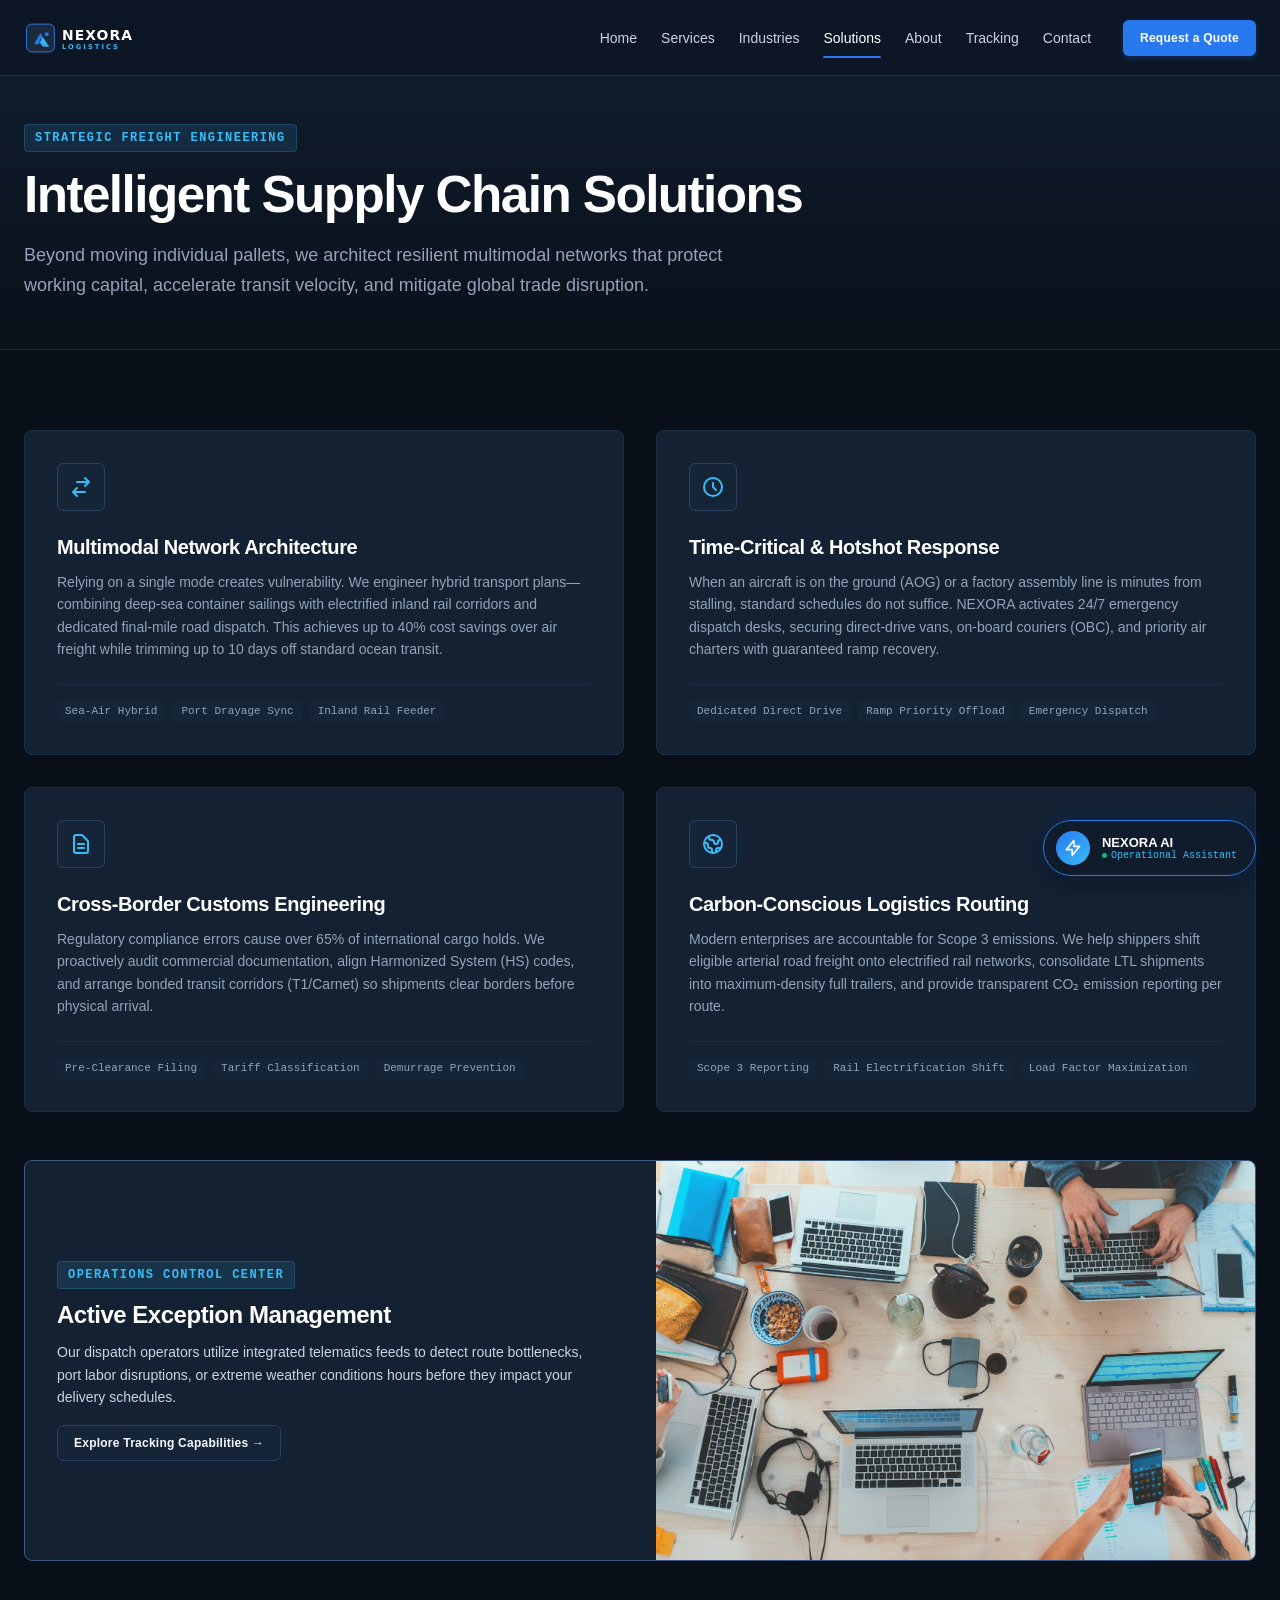
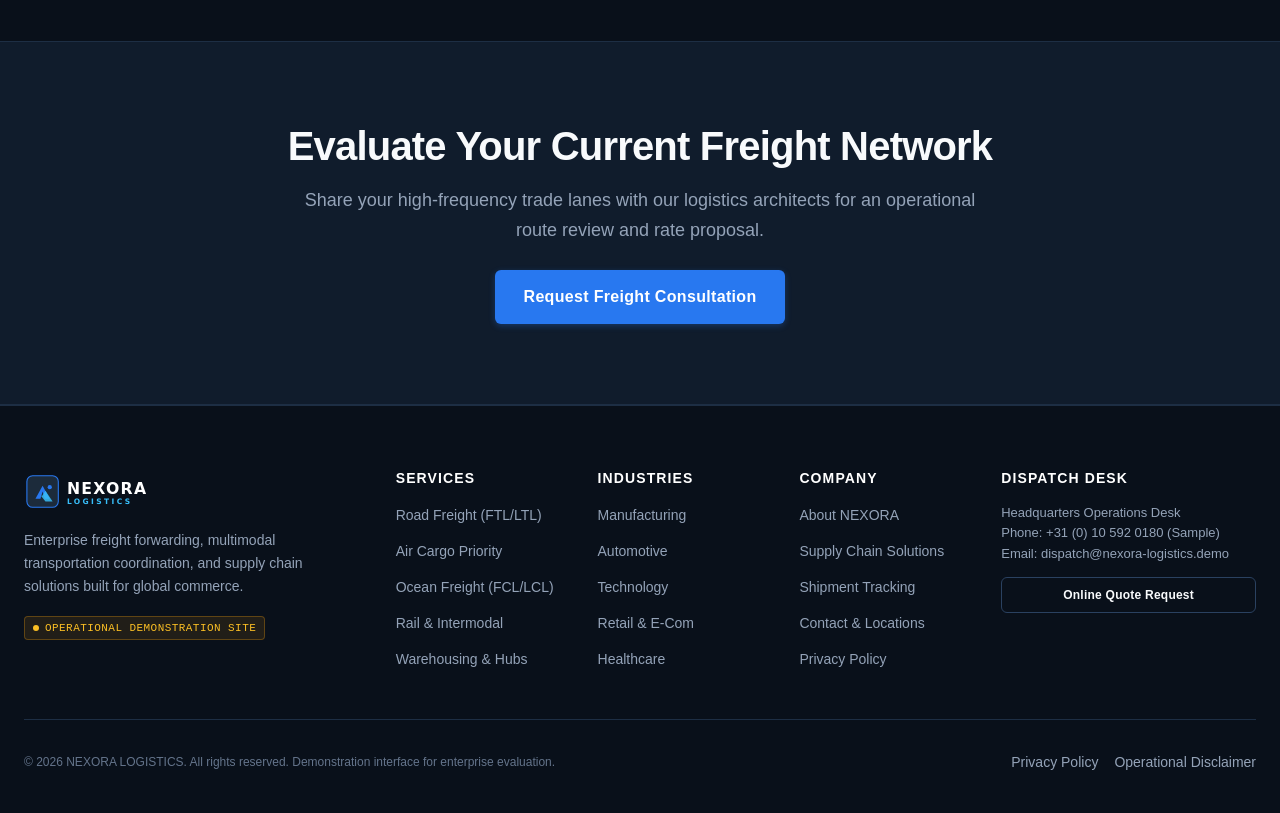
<file: solutions.html>
<!DOCTYPE html>
<html lang="en">
<head>
  <meta charset="UTF-8">
  <meta name="viewport" content="width=device-width, initial-scale=1.0">
  <title>Supply Chain Solutions | NEXORA LOGISTICS</title>
  <meta name="description" content="Strategic supply chain solutions: Multimodal network engineering, time-critical logistics, cross-border trade, and carbon-conscious routing.">
  <meta name="keywords" content="supply chain solutions, multimodal routing, cross border logistics, time critical freight, freight engineering">
  
  <meta property="og:title" content="Strategic Logistics Solutions | NEXORA LOGISTICS">
  <meta property="og:description" content="Transforming transportation bottlenecks into competitive advantages through intelligent network engineering and proactive visibility.">
  <meta property="og:image" content="./assets/images/service-supplychain.jpg">

  <link rel="icon" type="image/svg+xml" href="./assets/images/favicon.svg">
  <link rel="stylesheet" href="./assets/css/styles.css">
</head>
<body>
  <a href="#main-content" class="skip-link">Skip to main content</a>

  <header class="site-header" role="banner">
    <div class="container header-inner">
      <a href="./index.html" class="brand-logo" aria-label="NEXORA LOGISTICS Homepage">
        <img src="./assets/images/logo.svg" alt="NEXORA LOGISTICS" width="220" height="48">
      </a>

      <nav class="main-nav" role="navigation" aria-label="Primary Navigation">
        <ul class="nav-list">
          <li><a href="./index.html" class="nav-link">Home</a></li>
          <li><a href="./services.html" class="nav-link">Services</a></li>
          <li><a href="./industries.html" class="nav-link">Industries</a></li>
          <li><a href="./solutions.html" class="nav-link active">Solutions</a></li>
          <li><a href="./about.html" class="nav-link">About</a></li>
          <li><a href="./tracking.html" class="nav-link">Tracking</a></li>
          <li><a href="./contact.html" class="nav-link">Contact</a></li>
        </ul>

        <div class="header-actions">
          <a href="./quote.html" class="btn btn-primary btn-sm">Request a Quote</a>
        </div>
      </nav>

      <button class="mobile-nav-toggle" aria-label="Toggle navigation menu" aria-expanded="false">
        <svg width="24" height="24" fill="none" stroke="currentColor" viewBox="0 0 24 24">
          <path stroke-linecap="round" stroke-linejoin="round" stroke-width="2" d="M4 6h16M4 12h16M4 18h16"/>
        </svg>
      </button>
    </div>
  </header>

  <main id="main-content">
    <section class="section section-sm" style="background: linear-gradient(180deg, var(--color-surface-1) 0%, var(--color-bg-base) 100%); border-bottom: 1px solid var(--border-subtle);">
      <div class="container fade-in-up">
        <span class="eyebrow">Strategic Freight Engineering</span>
        <h1 class="hero-title" style="font-size: clamp(2rem, 4vw, 3.25rem); margin-bottom: 16px;">
          Intelligent Supply Chain Solutions
        </h1>
        <p class="section-subtitle" style="max-width: 720px;">
          Beyond moving individual pallets, we architect resilient multimodal networks that protect working capital, accelerate transit velocity, and mitigate global trade disruption.
        </p>
      </div>
    </section>

    <!-- Strategic Pillars Grid -->
    <section class="section" aria-label="Strategic Solutions">
      <div class="container">
        
        <div class="grid-2" style="margin-bottom: var(--space-12);">
          <!-- 1. Multimodal -->
          <div class="card fade-in-up">
            <div class="card-icon">
              <svg width="24" height="24" fill="none" stroke="currentColor" viewBox="0 0 24 24"><path stroke-linecap="round" stroke-linejoin="round" stroke-width="2" d="M8 7h12m0 0l-4-4m4 4l-4 4m0 6H4m0 0l4 4m-4-4l4-4"/></svg>
            </div>
            <h2 class="card-title">Multimodal Network Architecture</h2>
            <p class="card-text">
              Relying on a single mode creates vulnerability. We engineer hybrid transport plans—combining deep-sea container sailings with electrified inland rail corridors and dedicated final-mile road dispatch. This achieves up to 40% cost savings over air freight while trimming up to 10 days off standard ocean transit.
            </p>
            <div class="service-card-tags">
              <span class="service-tag">Sea-Air Hybrid</span>
              <span class="service-tag">Port Drayage Sync</span>
              <span class="service-tag">Inland Rail Feeder</span>
            </div>
          </div>

          <!-- 2. Time-Critical -->
          <div class="card fade-in-up">
            <div class="card-icon">
              <svg width="24" height="24" fill="none" stroke="currentColor" viewBox="0 0 24 24"><path stroke-linecap="round" stroke-linejoin="round" stroke-width="2" d="M12 8v4l3 3m6-3a9 9 0 11-18 0 9 9 0 0118 0z"/></svg>
            </div>
            <h2 class="card-title">Time-Critical & Hotshot Response</h2>
            <p class="card-text">
              When an aircraft is on the ground (AOG) or a factory assembly line is minutes from stalling, standard schedules do not suffice. NEXORA activates 24/7 emergency dispatch desks, securing direct-drive vans, on-board couriers (OBC), and priority air charters with guaranteed ramp recovery.
            </p>
            <div class="service-card-tags">
              <span class="service-tag">Dedicated Direct Drive</span>
              <span class="service-tag">Ramp Priority Offload</span>
              <span class="service-tag">Emergency Dispatch</span>
            </div>
          </div>

          <!-- 3. Cross-Border & Customs -->
          <div class="card fade-in-up">
            <div class="card-icon">
              <svg width="24" height="24" fill="none" stroke="currentColor" viewBox="0 0 24 24"><path stroke-linecap="round" stroke-linejoin="round" stroke-width="2" d="M9 12h6m-6 4h6m2 5H7a2 2 0 01-2-2V5a2 2 0 012-2h5.586a1 1 0 01.707.293l5.414 5.414a1 1 0 01.293.707V19a2 2 0 01-2 2z"/></svg>
            </div>
            <h2 class="card-title">Cross-Border Customs Engineering</h2>
            <p class="card-text">
              Regulatory compliance errors cause over 65% of international cargo holds. We proactively audit commercial documentation, align Harmonized System (HS) codes, and arrange bonded transit corridors (T1/Carnet) so shipments clear borders before physical arrival.
            </p>
            <div class="service-card-tags">
              <span class="service-tag">Pre-Clearance Filing</span>
              <span class="service-tag">Tariff Classification</span>
              <span class="service-tag">Demurrage Prevention</span>
            </div>
          </div>

          <!-- 4. Carbon-Conscious Logistics -->
          <div class="card fade-in-up">
            <div class="card-icon">
              <svg width="24" height="24" fill="none" stroke="currentColor" viewBox="0 0 24 24"><path stroke-linecap="round" stroke-linejoin="round" stroke-width="2" d="M3.055 11H5a2 2 0 012 2v1a2 2 0 002 2 2 2 0 012 2v2.945M8 3.935V5.5A2.5 2.5 0 0010.5 8h.5a2 2 0 012 2 2 2 0 104 0 2 2 0 012-2h1.064M15 20.488V18a2 2 0 012-2h3.064M21 12a9 9 0 11-18 0 9 9 0 0118 0z"/></svg>
            </div>
            <h2 class="card-title">Carbon-Conscious Logistics Routing</h2>
            <p class="card-text">
              Modern enterprises are accountable for Scope 3 emissions. We help shippers shift eligible arterial road freight onto electrified rail networks, consolidate LTL shipments into maximum-density full trailers, and provide transparent CO₂ emission reporting per route.
            </p>
            <div class="service-card-tags">
              <span class="service-tag">Scope 3 Reporting</span>
              <span class="service-tag">Rail Electrification Shift</span>
              <span class="service-tag">Load Factor Maximization</span>
            </div>
          </div>
        </div>

        <!-- Operations Center Showcase Banner -->
        <div class="card fade-in-up" style="padding:0; overflow:hidden; border-color:var(--border-strong);">
          <div class="grid-2" style="align-items:center;">
            <div style="padding: var(--space-8);">
              <span class="eyebrow">Operations Control Center</span>
              <h3 style="font-size:24px; color:#FFF; margin-bottom:12px;">Active Exception Management</h3>
              <p style="font-size:14px; color:var(--text-secondary); line-height:1.6;">
                Our dispatch operators utilize integrated telematics feeds to detect route bottlenecks, port labor disruptions, or extreme weather conditions hours before they impact your delivery schedules.
              </p>
              <div style="margin-top:16px;">
                <a href="./tracking.html" class="btn btn-secondary btn-sm">Explore Tracking Capabilities →</a>
              </div>
            </div>
            <div>
              <img src="./assets/images/service-supplychain.jpg" alt="Logistics operations control center" style="width:100%; height:100%; object-fit:cover; min-height:260px;">
            </div>
          </div>
        </div>

      </div>
    </section>

    <!-- Call to Action -->
    <section class="section section-alt" style="text-align:center;">
      <div class="container fade-in-up">
        <h2 class="section-title">Evaluate Your Current Freight Network</h2>
        <p class="section-subtitle" style="margin: 0 auto 24px;">
          Share your high-frequency trade lanes with our logistics architects for an operational route review and rate proposal.
        </p>
        <a href="./quote.html" class="btn btn-primary btn-lg">Request Freight Consultation</a>
      </div>
    </section>
  </main>

  <footer class="site-footer" role="contentinfo">
    <div class="container">
      <div class="footer-grid">
        <div class="footer-brand">
          <img src="./assets/images/logo.svg" alt="NEXORA LOGISTICS" width="200" height="44">
          <p>Enterprise freight forwarding, multimodal transportation coordination, and supply chain solutions built for global commerce.</p>
          <div style="margin-top: 14px;"><span class="demo-badge">Operational Demonstration Site</span></div>
        </div>
        <div>
          <h4 class="footer-col-title">Services</h4>
          <ul class="footer-links">
            <li><a href="./services.html#road" class="footer-link">Road Freight (FTL/LTL)</a></li>
            <li><a href="./services.html#air" class="footer-link">Air Cargo Priority</a></li>
            <li><a href="./services.html#ocean" class="footer-link">Ocean Freight (FCL/LCL)</a></li>
            <li><a href="./services.html#rail" class="footer-link">Rail & Intermodal</a></li>
            <li><a href="./services.html#warehousing" class="footer-link">Warehousing & Hubs</a></li>
          </ul>
        </div>
        <div>
          <h4 class="footer-col-title">Industries</h4>
          <ul class="footer-links">
            <li><a href="./industries.html#manufacturing" class="footer-link">Manufacturing</a></li>
            <li><a href="./industries.html#automotive" class="footer-link">Automotive</a></li>
            <li><a href="./industries.html#technology" class="footer-link">Technology</a></li>
            <li><a href="./industries.html#retail" class="footer-link">Retail & E-Com</a></li>
            <li><a href="./industries.html#healthcare" class="footer-link">Healthcare</a></li>
          </ul>
        </div>
        <div>
          <h4 class="footer-col-title">Company</h4>
          <ul class="footer-links">
            <li><a href="./about.html" class="footer-link">About NEXORA</a></li>
            <li><a href="./solutions.html" class="footer-link">Supply Chain Solutions</a></li>
            <li><a href="./tracking.html" class="footer-link">Shipment Tracking</a></li>
            <li><a href="./contact.html" class="footer-link">Contact & Locations</a></li>
            <li><a href="./privacy.html" class="footer-link">Privacy Policy</a></li>
          </ul>
        </div>
        <div>
          <h4 class="footer-col-title">Dispatch Desk</h4>
          <p style="font-size:13px; color:var(--text-muted); line-height:1.6; margin-bottom:12px;">
            Headquarters Operations Desk<br>
            Phone: +31 (0) 10 592 0180 (Sample)<br>
            Email: dispatch@nexora-logistics.demo
          </p>
          <a href="./quote.html" class="btn btn-outline btn-sm" style="width:100%;">Online Quote Request</a>
        </div>
      </div>
      <div class="footer-bottom">
        <div>© 2026 NEXORA LOGISTICS. All rights reserved. Demonstration interface for enterprise evaluation.</div>
        <div class="footer-legal-links">
          <a href="./privacy.html" class="footer-link">Privacy Policy</a>
          <a href="./contact.html" class="footer-link">Operational Disclaimer</a>
        </div>
      </div>
    </div>
  </footer>

  <script src="./assets/js/main.js"></script>
  <script src="./assets/js/assistant.js"></script>
</body>
</html>
</file>
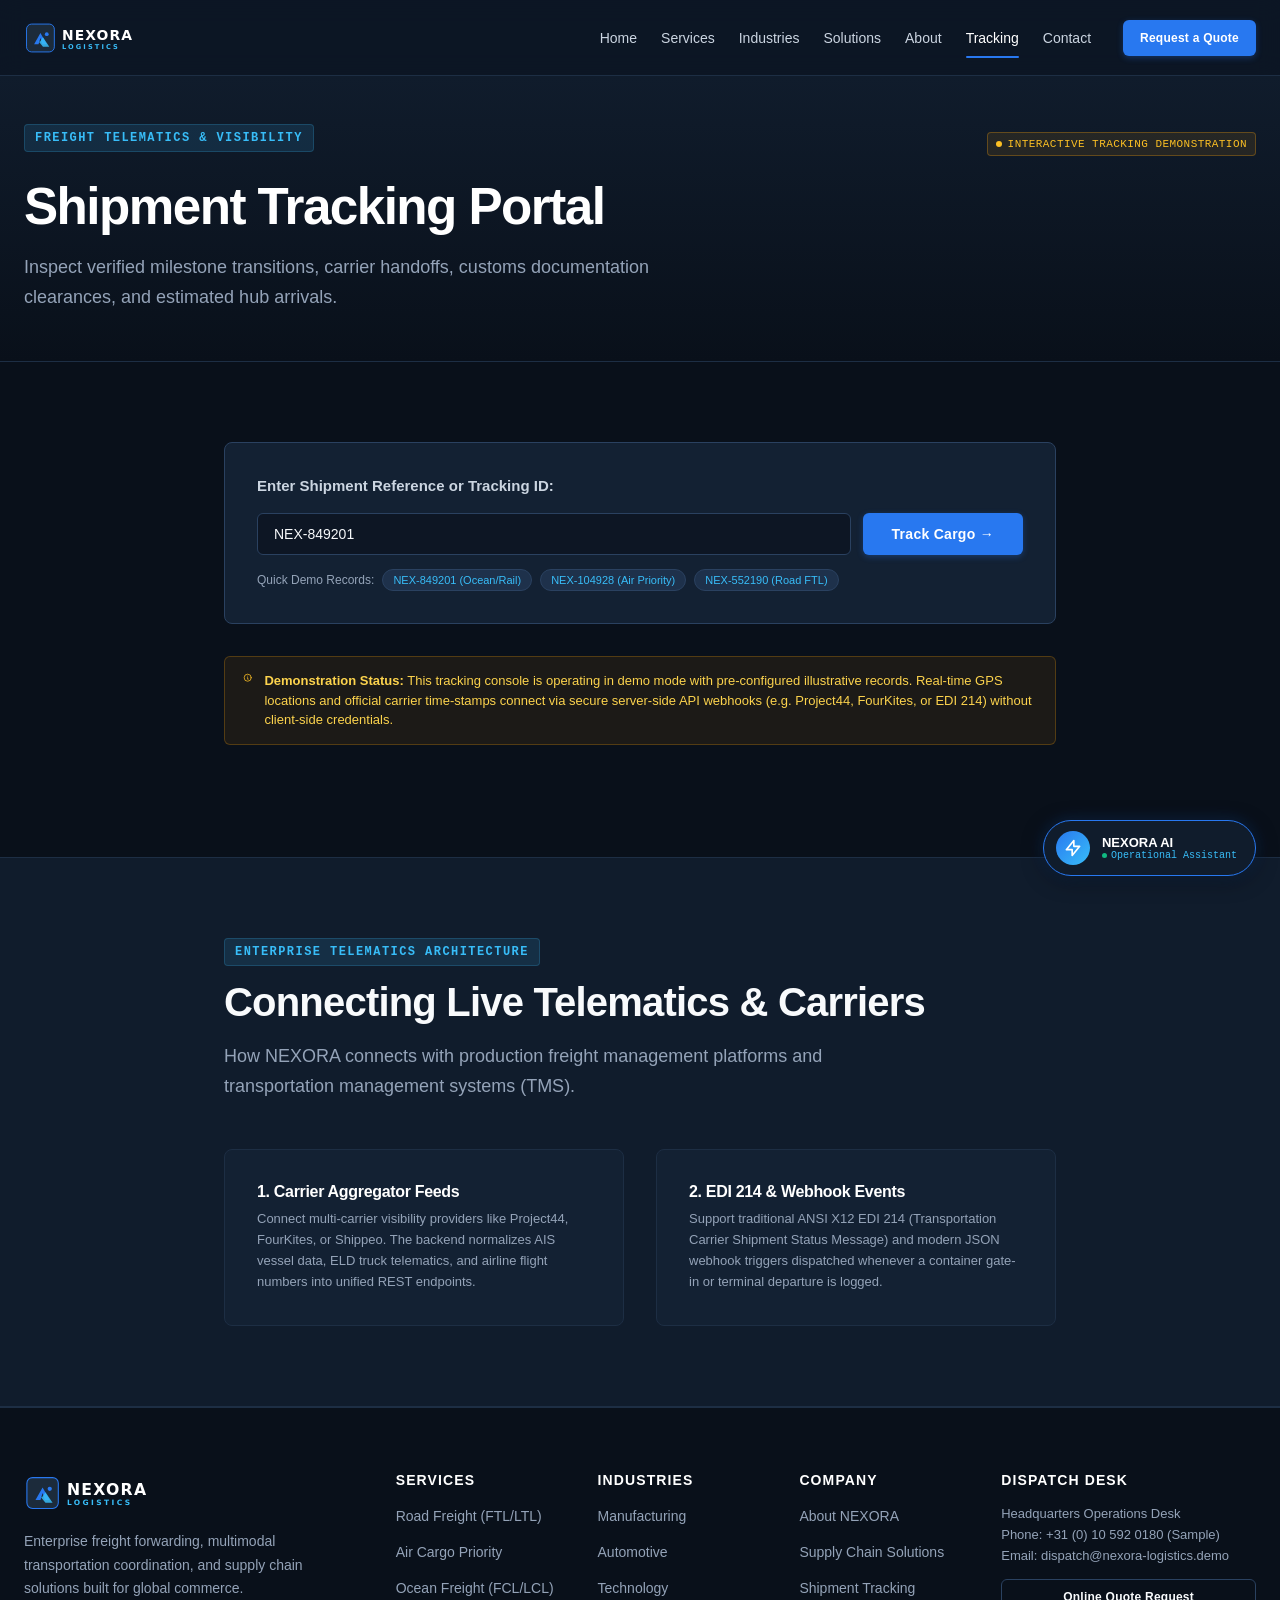
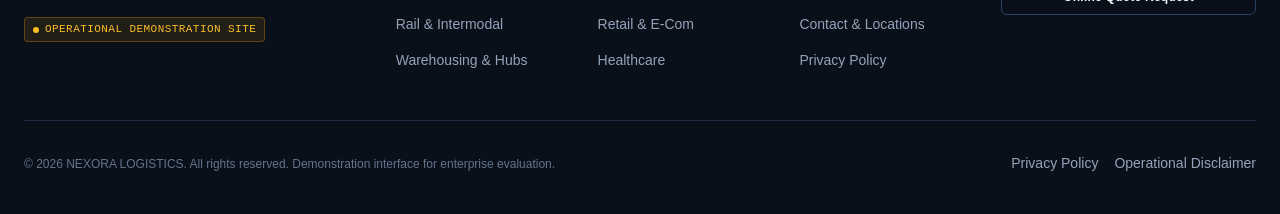
<file: tracking.html>
<!DOCTYPE html>
<html lang="en">
<head>
  <meta charset="UTF-8">
  <meta name="viewport" content="width=device-width, initial-scale=1.0">
  <title>Shipment Tracking & Telematics | NEXORA LOGISTICS</title>
  <meta name="description" content="Track international freight shipments in real time. Milestone checkpoints, customs clearance verification, and telematics status.">
  <meta name="keywords" content="shipment tracking, cargo tracking, freight status, container tracking, airwaybill tracking">
  
  <meta property="og:title" content="Shipment Tracking & Visibility | NEXORA LOGISTICS">
  <meta property="og:description" content="Enter your NEXORA reference number to review verified transit milestones, customs status, and estimated hub delivery.">
  <meta property="og:image" content="./assets/images/service-supplychain.jpg">

  <link rel="icon" type="image/svg+xml" href="./assets/images/favicon.svg">
  <link rel="stylesheet" href="./assets/css/styles.css">
</head>
<body>
  <a href="#main-content" class="skip-link">Skip to main content</a>

  <header class="site-header" role="banner">
    <div class="container header-inner">
      <a href="./index.html" class="brand-logo" aria-label="NEXORA LOGISTICS Homepage">
        <img src="./assets/images/logo.svg" alt="NEXORA LOGISTICS" width="220" height="48">
      </a>

      <nav class="main-nav" role="navigation" aria-label="Primary Navigation">
        <ul class="nav-list">
          <li><a href="./index.html" class="nav-link">Home</a></li>
          <li><a href="./services.html" class="nav-link">Services</a></li>
          <li><a href="./industries.html" class="nav-link">Industries</a></li>
          <li><a href="./solutions.html" class="nav-link">Solutions</a></li>
          <li><a href="./about.html" class="nav-link">About</a></li>
          <li><a href="./tracking.html" class="nav-link active">Tracking</a></li>
          <li><a href="./contact.html" class="nav-link">Contact</a></li>
        </ul>

        <div class="header-actions">
          <a href="./quote.html" class="btn btn-primary btn-sm">Request a Quote</a>
        </div>
      </nav>

      <button class="mobile-nav-toggle" aria-label="Toggle navigation menu" aria-expanded="false">
        <svg width="24" height="24" fill="none" stroke="currentColor" viewBox="0 0 24 24">
          <path stroke-linecap="round" stroke-linejoin="round" stroke-width="2" d="M4 6h16M4 12h16M4 18h16"/>
        </svg>
      </button>
    </div>
  </header>

  <main id="main-content">
    <section class="section section-sm" style="background: linear-gradient(180deg, var(--color-surface-1) 0%, var(--color-bg-base) 100%); border-bottom: 1px solid var(--border-subtle);">
      <div class="container fade-in-up">
        <div style="display:flex; justify-content:space-between; align-items:center; flex-wrap:wrap; gap:12px; margin-bottom:12px;">
          <span class="eyebrow">Freight Telematics & Visibility</span>
          <span class="demo-badge">Interactive Tracking Demonstration</span>
        </div>
        <h1 class="hero-title" style="font-size: clamp(2rem, 4vw, 3.25rem); margin-bottom: 16px;">
          Shipment Tracking Portal
        </h1>
        <p class="section-subtitle" style="max-width: 720px;">
          Inspect verified milestone transitions, carrier handoffs, customs documentation clearances, and estimated hub arrivals.
        </p>
      </div>
    </section>

    <!-- Tracking Search Form Section -->
    <section class="section" aria-label="Tracking Search">
      <div class="container" style="max-width: 880px;">
        
        <div class="card fade-in-up" style="border-color: var(--border-medium); background: var(--color-surface-card); margin-bottom: var(--space-8);">
          <form id="tracking-lookup-form" role="search">
            <label for="tracking-number-input" class="form-label" style="font-size: 15px; margin-bottom: 8px;">
              Enter Shipment Reference or Tracking ID:
            </label>
            
            <div class="tracking-input-group">
              <input 
                type="text" 
                id="tracking-number-input" 
                class="input-text" 
                placeholder="e.g. NEX-849201" 
                value="NEX-849201"
                autocomplete="off"
                aria-describedby="sample-numbers-help"
              >
              <button type="submit" class="btn btn-primary" style="padding: 12px 28px;">
                Track Cargo →
              </button>
            </div>

            <!-- Sample Reference Pills for testing -->
            <div id="sample-numbers-help" style="margin-top: 14px; display:flex; align-items:center; gap:8px; flex-wrap:wrap;">
              <span style="font-size:12px; color:var(--text-muted);">Quick Demo Records:</span>
              <button type="button" class="sample-ref-pill suggestion-pill" data-code="NEX-849201">NEX-849201 (Ocean/Rail)</button>
              <button type="button" class="sample-ref-pill suggestion-pill" data-code="NEX-104928">NEX-104928 (Air Priority)</button>
              <button type="button" class="sample-ref-pill suggestion-pill" data-code="NEX-552190">NEX-552190 (Road FTL)</button>
            </div>
          </form>
        </div>

        <!-- Demonstration Mode Disclaimer Banner -->
        <div class="fade-in-up" style="background: rgba(245, 158, 11, 0.08); border: 1px solid rgba(245, 158, 11, 0.25); border-radius: var(--radius-md); padding: 14px 18px; margin-bottom: var(--space-8); display:flex; align-items:flex-start; gap:12px;">
          <div style="color: #FBBF24; margin-top:2px;">
            <svg width="20" height="20" fill="none" stroke="currentColor" viewBox="0 0 24 24"><path stroke-linecap="round" stroke-linejoin="round" stroke-width="2" d="M13 16h-1v-4h-1m1-4h.01M21 12a9 9 0 11-18 0 9 9 0 0118 0z"/></svg>
          </div>
          <div style="font-size: 13px; color: #FCD34D; line-height: 1.5;">
            <strong>Demonstration Status:</strong> This tracking console is operating in demo mode with pre-configured illustrative records. Real-time GPS locations and official carrier time-stamps connect via secure server-side API webhooks (e.g. Project44, FourKites, or EDI 214) without client-side credentials.
          </div>
        </div>

        <!-- Dynamic Results Container -->
        <div id="tracking-results-area" class="fade-in-up">
          <!-- Populated by assets/js/tracking.js -->
        </div>

      </div>
    </section>

    <!-- Developer / Architecture Integration Guide -->
    <section class="section section-alt" aria-labelledby="integration-heading">
      <div class="container" style="max-width: 880px;">
        <div class="section-header fade-in-up">
          <span class="eyebrow">Enterprise Telematics Architecture</span>
          <h2 id="integration-heading" class="section-title">Connecting Live Telematics & Carriers</h2>
          <p class="section-subtitle">
            How NEXORA connects with production freight management platforms and transportation management systems (TMS).
          </p>
        </div>

        <div class="grid-2 fade-in-up">
          <div class="card">
            <h3 style="font-size:16px; color:#FFF; margin-bottom:8px;">1. Carrier Aggregator Feeds</h3>
            <p style="font-size:13px; color:var(--text-muted); line-height:1.6;">
              Connect multi-carrier visibility providers like Project44, FourKites, or Shippeo. The backend normalizes AIS vessel data, ELD truck telematics, and airline flight numbers into unified REST endpoints.
            </p>
          </div>

          <div class="card">
            <h3 style="font-size:16px; color:#FFF; margin-bottom:8px;">2. EDI 214 & Webhook Events</h3>
            <p style="font-size:13px; color:var(--text-muted); line-height:1.6;">
              Support traditional ANSI X12 EDI 214 (Transportation Carrier Shipment Status Message) and modern JSON webhook triggers dispatched whenever a container gate-in or terminal departure is logged.
            </p>
          </div>
        </div>
      </div>
    </section>
  </main>

  <footer class="site-footer" role="contentinfo">
    <div class="container">
      <div class="footer-grid">
        <div class="footer-brand">
          <img src="./assets/images/logo.svg" alt="NEXORA LOGISTICS" width="200" height="44">
          <p>Enterprise freight forwarding, multimodal transportation coordination, and supply chain solutions built for global commerce.</p>
          <div style="margin-top: 14px;"><span class="demo-badge">Operational Demonstration Site</span></div>
        </div>
        <div>
          <h4 class="footer-col-title">Services</h4>
          <ul class="footer-links">
            <li><a href="./services.html#road" class="footer-link">Road Freight (FTL/LTL)</a></li>
            <li><a href="./services.html#air" class="footer-link">Air Cargo Priority</a></li>
            <li><a href="./services.html#ocean" class="footer-link">Ocean Freight (FCL/LCL)</a></li>
            <li><a href="./services.html#rail" class="footer-link">Rail & Intermodal</a></li>
            <li><a href="./services.html#warehousing" class="footer-link">Warehousing & Hubs</a></li>
          </ul>
        </div>
        <div>
          <h4 class="footer-col-title">Industries</h4>
          <ul class="footer-links">
            <li><a href="./industries.html#manufacturing" class="footer-link">Manufacturing</a></li>
            <li><a href="./industries.html#automotive" class="footer-link">Automotive</a></li>
            <li><a href="./industries.html#technology" class="footer-link">Technology</a></li>
            <li><a href="./industries.html#retail" class="footer-link">Retail & E-Com</a></li>
            <li><a href="./industries.html#healthcare" class="footer-link">Healthcare</a></li>
          </ul>
        </div>
        <div>
          <h4 class="footer-col-title">Company</h4>
          <ul class="footer-links">
            <li><a href="./about.html" class="footer-link">About NEXORA</a></li>
            <li><a href="./solutions.html" class="footer-link">Supply Chain Solutions</a></li>
            <li><a href="./tracking.html" class="footer-link">Shipment Tracking</a></li>
            <li><a href="./contact.html" class="footer-link">Contact & Locations</a></li>
            <li><a href="./privacy.html" class="footer-link">Privacy Policy</a></li>
          </ul>
        </div>
        <div>
          <h4 class="footer-col-title">Dispatch Desk</h4>
          <p style="font-size:13px; color:var(--text-muted); line-height:1.6; margin-bottom:12px;">
            Headquarters Operations Desk<br>
            Phone: +31 (0) 10 592 0180 (Sample)<br>
            Email: dispatch@nexora-logistics.demo
          </p>
          <a href="./quote.html" class="btn btn-outline btn-sm" style="width:100%;">Online Quote Request</a>
        </div>
      </div>
      <div class="footer-bottom">
        <div>© 2026 NEXORA LOGISTICS. All rights reserved. Demonstration interface for enterprise evaluation.</div>
        <div class="footer-legal-links">
          <a href="./privacy.html" class="footer-link">Privacy Policy</a>
          <a href="./contact.html" class="footer-link">Operational Disclaimer</a>
        </div>
      </div>
    </div>
  </footer>

  <script src="./assets/js/main.js"></script>
  <script src="./assets/js/tracking.js"></script>
  <script src="./assets/js/assistant.js"></script>
</body>
</html>
</file>
<file: assets/css/styles.css>
/* ==========================================================================
   NEXORA LOGISTICS — ENTERPRISE STYLESHEET
   Pure CSS3 | Modern Industrial & Editorial Aesthetic | WCAG AA Compliant
   ========================================================================== */

/* --- Custom Properties / Design Tokens --- */
:root {
  /* Brand Core Colors */
  --color-midnight: #09101A;
  --color-navy-dark: #0D1726;
  --color-navy: #101C2C;
  --color-navy-light: #162438;
  --color-slate-dark: #1A283B;
  --color-slate: #20324A;
  --color-slate-light: #2A4160;

  /* Accent & Interaction */
  --color-primary: #2878F0;
  --color-primary-hover: #1C64D9;
  --color-primary-active: #1550B5;
  --color-primary-glow: rgba(40, 120, 240, 0.25);
  --color-accent: #38BDF8;
  --color-accent-subtle: rgba(56, 189, 248, 0.12);

  /* Status Colors */
  --color-success: #10B981;
  --color-success-bg: rgba(16, 185, 129, 0.12);
  --color-warning: #F59E0B;
  --color-warning-bg: rgba(245, 158, 11, 0.12);
  --color-danger: #EF4444;
  --color-danger-bg: rgba(239, 68, 68, 0.12);
  --color-info: #0284C7;
  --color-info-bg: rgba(2, 132, 199, 0.12);

  /* Neutrals & Surfaces */
  --color-bg-base: #09101A;
  --color-surface-1: #101C2C;
  --color-surface-2: #162438;
  --color-surface-3: #1E314B;
  --color-surface-card: #132133;
  --color-surface-input: #0D1624;

  /* Borders & Dividers */
  --border-subtle: #1D2E44;
  --border-medium: #2A4160;
  --border-strong: #3D5A82;
  --border-focus: #2878F0;

  /* Typography Colors */
  --text-primary: #F8FAFC;
  --text-secondary: #CBD5E1;
  --text-muted: #94A3B8;
  --text-subtle: #64748B;
  --text-inverse: #09101A;

  /* Typography Scale */
  --font-sans: 'Inter', -apple-system, BlinkMacSystemFont, "Segoe UI", Roboto, "Helvetica Neue", Arial, sans-serif;
  --font-mono: 'JetBrains Mono', 'SF Mono', Consolas, Menlo, Monaco, monospace;
  
  --text-xs: 0.75rem;     /* 12px */
  --text-sm: 0.875rem;    /* 14px */
  --text-base: 1rem;       /* 16px */
  --text-lg: 1.125rem;    /* 18px */
  --text-xl: 1.25rem;     /* 20px */
  --text-2xl: 1.5rem;     /* 24px */
  --text-3xl: 1.875rem;   /* 30px */
  --text-4xl: 2.25rem;    /* 36px */
  --text-5xl: 3rem;       /* 48px */
  --text-6xl: 3.75rem;    /* 60px */

  /* Spacing Grid (4px / 8px multiples) */
  --space-1: 0.25rem;   /* 4px */
  --space-2: 0.5rem;    /* 8px */
  --space-3: 0.75rem;   /* 12px */
  --space-4: 1rem;      /* 16px */
  --space-5: 1.25rem;   /* 20px */
  --space-6: 1.5rem;    /* 24px */
  --space-8: 2rem;      /* 32px */
  --space-10: 2.5rem;   /* 40px */
  --space-12: 3rem;     /* 48px */
  --space-16: 4rem;     /* 64px */
  --space-20: 5rem;     /* 80px */
  --space-24: 6rem;     /* 96px */

  /* Shadows & Elevation */
  --shadow-sm: 0 1px 2px 0 rgba(0, 0, 0, 0.35);
  --shadow-md: 0 4px 12px -2px rgba(0, 0, 0, 0.45);
  --shadow-lg: 0 12px 28px -4px rgba(0, 0, 0, 0.6);
  --shadow-glow: 0 0 24px var(--color-primary-glow);

  /* Radius */
  --radius-sm: 4px;
  --radius-md: 6px;
  --radius-lg: 8px;
  --radius-xl: 12px;
  --radius-full: 9999px;

  /* Layout */
  --container-max: 1280px;
  --header-height: 76px;
  --transition-fast: 150ms cubic-bezier(0.4, 0, 0.2, 1);
  --transition-normal: 250ms cubic-bezier(0.4, 0, 0.2, 1);
  --transition-slow: 350ms cubic-bezier(0.4, 0, 0.2, 1);
}

/* --- Reset & Base Styles --- */
*, *::before, *::after {
  box-sizing: border-box;
  margin: 0;
  padding: 0;
}

html {
  font-family: var(--font-sans);
  font-size: 16px;
  line-height: 1.5;
  color: var(--text-primary);
  background-color: var(--color-bg-base);
  scroll-behavior: smooth;
  -webkit-font-smoothing: antialiased;
  -moz-osx-font-smoothing: grayscale;
}

body {
  min-height: 100vh;
  display: flex;
  flex-direction: column;
  overflow-x: hidden;
  background-color: var(--color-bg-base);
}

/* Accessibility Focus States */
:focus-visible {
  outline: 2px solid var(--color-accent);
  outline-offset: 3px;
}

/* Skip link for keyboard navigation */
.skip-link {
  position: absolute;
  top: -100px;
  left: var(--space-4);
  background: var(--color-primary);
  color: #fff;
  padding: var(--space-2) var(--space-4);
  z-index: 9999;
  font-weight: 600;
  border-radius: var(--radius-sm);
  transition: top var(--transition-fast);
  text-decoration: none;
}
.skip-link:focus {
  top: var(--space-4);
}

/* Typography Defaults */
h1, h2, h3, h4, h5, h6 {
  color: var(--text-primary);
  font-weight: 700;
  line-height: 1.2;
  letter-spacing: -0.02em;
}

h1 { font-size: clamp(2.25rem, 5vw, 3.75rem); }
h2 { font-size: clamp(1.75rem, 3.5vw, 2.5rem); }
h3 { font-size: clamp(1.25rem, 2.5vw, 1.75rem); }
h4 { font-size: var(--text-xl); }

p {
  color: var(--text-secondary);
  line-height: 1.65;
  margin-bottom: var(--space-4);
}
p:last-child {
  margin-bottom: 0;
}

a {
  color: var(--color-accent);
  text-decoration: none;
  transition: color var(--transition-fast);
}
a:hover {
  color: #7DD3FC;
}

img, svg {
  display: block;
  max-width: 100%;
  height: auto;
}

ul, ol {
  list-style: none;
}

button, input, select, textarea {
  font-family: inherit;
  font-size: inherit;
  color: inherit;
}

/* --- Layout Containers & Grid --- */
.container {
  width: 100%;
  max-width: var(--container-max);
  margin-left: auto;
  margin-right: auto;
  padding-left: var(--space-6);
  padding-right: var(--space-6);
}

@media (max-width: 640px) {
  .container {
    padding-left: var(--space-4);
    padding-right: var(--space-4);
  }
}

.section {
  padding-top: var(--space-20);
  padding-bottom: var(--space-20);
  position: relative;
}

.section-sm {
  padding-top: var(--space-12);
  padding-bottom: var(--space-12);
}

.section-alt {
  background-color: var(--color-surface-1);
  border-top: 1px solid var(--border-subtle);
  border-bottom: 1px solid var(--border-subtle);
}

/* Section Headers */
.section-header {
  margin-bottom: var(--space-12);
}

.section-header.text-center {
  text-align: center;
  max-width: 760px;
  margin-left: auto;
  margin-right: auto;
}

.eyebrow {
  display: inline-flex;
  align-items: center;
  gap: var(--space-2);
  font-family: var(--font-mono);
  font-size: var(--text-xs);
  font-weight: 600;
  text-transform: uppercase;
  letter-spacing: 0.12em;
  color: var(--color-accent);
  background: var(--color-accent-subtle);
  padding: 4px 10px;
  border-radius: var(--radius-sm);
  border: 1px solid rgba(56, 189, 248, 0.2);
  margin-bottom: var(--space-3);
}

.section-title {
  margin-bottom: var(--space-4);
}

.section-subtitle {
  font-size: var(--text-lg);
  color: var(--text-muted);
  max-width: 680px;
}
.text-center .section-subtitle {
  margin-left: auto;
  margin-right: auto;
}

/* Demo Notice Badge */
.demo-badge {
  display: inline-flex;
  align-items: center;
  gap: 6px;
  font-family: var(--font-mono);
  font-size: 11px;
  letter-spacing: 0.04em;
  text-transform: uppercase;
  color: #FBBF24;
  background: rgba(245, 158, 11, 0.1);
  border: 1px solid rgba(245, 158, 11, 0.3);
  padding: 3px 8px;
  border-radius: var(--radius-sm);
}
.demo-badge::before {
  content: "";
  display: inline-block;
  width: 6px;
  height: 6px;
  border-radius: 50%;
  background: #FBBF24;
}

/* --- Buttons & Action Elements --- */
.btn {
  display: inline-flex;
  align-items: center;
  justify-content: center;
  gap: var(--space-2);
  font-weight: 600;
  font-size: var(--text-sm);
  letter-spacing: 0.02em;
  padding: 12px 24px;
  border-radius: var(--radius-md);
  border: 1px solid transparent;
  cursor: pointer;
  transition: all var(--transition-fast);
  text-decoration: none;
  white-space: nowrap;
}

.btn-primary {
  background-color: var(--color-primary);
  color: #FFFFFF;
  box-shadow: 0 2px 6px rgba(40, 120, 240, 0.3);
}
.btn-primary:hover {
  background-color: var(--color-primary-hover);
  color: #FFFFFF;
  box-shadow: 0 4px 14px rgba(40, 120, 240, 0.45);
  transform: translateY(-1px);
}
.btn-primary:active {
  background-color: var(--color-primary-active);
  transform: translateY(0);
}

.btn-secondary {
  background-color: var(--color-surface-2);
  color: var(--text-primary);
  border-color: var(--border-medium);
}
.btn-secondary:hover {
  background-color: var(--color-surface-3);
  border-color: var(--border-strong);
  color: #FFFFFF;
  transform: translateY(-1px);
}

.btn-outline {
  background-color: transparent;
  color: var(--text-primary);
  border-color: var(--border-medium);
}
.btn-outline:hover {
  border-color: var(--color-accent);
  color: var(--color-accent);
  background-color: var(--color-accent-subtle);
}

.btn-lg {
  padding: 14px 28px;
  font-size: var(--text-base);
}

.btn-sm {
  padding: 8px 16px;
  font-size: var(--text-xs);
}

.btn-icon {
  width: 40px;
  height: 40px;
  padding: 0;
  border-radius: var(--radius-md);
}

/* --- Header & Navigation --- */
.site-header {
  position: sticky;
  top: 0;
  left: 0;
  right: 0;
  height: var(--header-height);
  background-color: rgba(13, 23, 38, 0.94);
  backdrop-filter: blur(12px);
  -webkit-backdrop-filter: blur(12px);
  border-bottom: 1px solid var(--border-subtle);
  z-index: 1000;
  transition: background-color var(--transition-normal), border-color var(--transition-normal);
}

.site-header.is-scrolled {
  background-color: rgba(9, 16, 26, 0.98);
  border-bottom-color: var(--border-medium);
  box-shadow: var(--shadow-md);
}

.header-inner {
  display: flex;
  align-items: center;
  justify-content: space-between;
  height: 100%;
}

.brand-logo {
  display: flex;
  align-items: center;
  gap: var(--space-3);
  text-decoration: none;
}
.brand-logo img {
  height: 38px;
  width: auto;
}

.main-nav {
  display: flex;
  align-items: center;
  gap: var(--space-8);
}

.nav-list {
  display: flex;
  align-items: center;
  gap: var(--space-6);
}

.nav-link {
  font-size: var(--text-sm);
  font-weight: 500;
  color: var(--text-secondary);
  padding: var(--space-2) 0;
  position: relative;
  transition: color var(--transition-fast);
}

.nav-link:hover,
.nav-link.active {
  color: #FFFFFF;
}

.nav-link.active::after {
  content: "";
  position: absolute;
  bottom: -4px;
  left: 0;
  right: 0;
  height: 2px;
  background-color: var(--color-primary);
  border-radius: 1px;
}

.header-actions {
  display: flex;
  align-items: center;
  gap: var(--space-4);
}

/* Mobile Menu Toggle */
.mobile-nav-toggle {
  display: none;
  background: transparent;
  border: 1px solid var(--border-medium);
  border-radius: var(--radius-md);
  color: var(--text-primary);
  width: 42px;
  height: 42px;
  align-items: center;
  justify-content: center;
  cursor: pointer;
}

@media (max-width: 1024px) {
  .mobile-nav-toggle {
    display: flex;
  }

  .main-nav {
    position: fixed;
    top: var(--header-height);
    left: 0;
    right: 0;
    background-color: var(--color-midnight);
    border-bottom: 1px solid var(--border-medium);
    padding: var(--space-6);
    flex-direction: column;
    align-items: flex-start;
    gap: var(--space-6);
    display: none;
    box-shadow: var(--shadow-lg);
  }

  .main-nav.is-open {
    display: flex;
  }

  .nav-list {
    flex-direction: column;
    align-items: flex-start;
    width: 100%;
    gap: var(--space-4);
  }

  .nav-link {
    font-size: var(--text-base);
    padding: var(--space-2) 0;
    width: 100%;
  }

  .header-actions {
    width: 100%;
    flex-direction: column;
    align-items: stretch;
  }
}

/* --- Hero Section --- */
.hero {
  position: relative;
  padding-top: clamp(4rem, 10vw, 7rem);
  padding-bottom: clamp(4rem, 10vw, 7rem);
  min-height: 85vh;
  display: flex;
  align-items: center;
  background-color: var(--color-midnight);
  overflow: hidden;
}

.hero-bg-container {
  position: absolute;
  top: 0;
  left: 0;
  right: 0;
  bottom: 0;
  z-index: 1;
}

.hero-bg-image {
  width: 100%;
  height: 100%;
  object-fit: cover;
  object-position: center;
  opacity: 0.38;
  filter: saturate(1.1) brightness(0.9);
}

.hero-gradient-overlay {
  position: absolute;
  top: 0;
  left: 0;
  right: 0;
  bottom: 0;
  background: linear-gradient(
    90deg,
    rgba(9, 16, 26, 0.95) 0%,
    rgba(9, 16, 26, 0.85) 50%,
    rgba(9, 16, 26, 0.4) 100%
  );
  z-index: 2;
}

.hero-grid-lines {
  position: absolute;
  top: 0;
  left: 0;
  right: 0;
  bottom: 0;
  background-image: 
    linear-gradient(to right, rgba(42, 65, 96, 0.12) 1px, transparent 1px),
    linear-gradient(to bottom, rgba(42, 65, 96, 0.12) 1px, transparent 1px);
  background-size: 60px 60px;
  z-index: 3;
  pointer-events: none;
}

.hero-content {
  position: relative;
  z-index: 4;
  max-width: 800px;
}

.hero-title {
  margin-bottom: var(--space-6);
  font-size: clamp(2.5rem, 5.5vw, 4.25rem);
  font-weight: 800;
  letter-spacing: -0.03em;
  color: #FFFFFF;
}

.hero-title span {
  color: var(--color-accent);
}

.hero-description {
  font-size: clamp(1.125rem, 2vw, 1.25rem);
  line-height: 1.6;
  color: var(--text-secondary);
  margin-bottom: var(--space-8);
  max-width: 650px;
}

.hero-cta-group {
  display: flex;
  align-items: center;
  gap: var(--space-4);
  flex-wrap: wrap;
  margin-bottom: var(--space-12);
}

.hero-metrics-strip {
  display: grid;
  grid-template-columns: repeat(auto-fit, minmax(180px, 1fr));
  gap: var(--space-6);
  padding-top: var(--space-8);
  border-top: 1px solid var(--border-subtle);
}

.metric-item {
  display: flex;
  flex-direction: column;
}

.metric-value {
  font-family: var(--font-mono);
  font-size: var(--text-2xl);
  font-weight: 700;
  color: #FFFFFF;
  display: flex;
  align-items: baseline;
  gap: 4px;
}

.metric-label {
  font-size: var(--text-xs);
  color: var(--text-muted);
  text-transform: uppercase;
  letter-spacing: 0.05em;
  margin-top: var(--space-1);
}

/* --- Features / Value Grid --- */
.grid-3 {
  display: grid;
  grid-template-columns: repeat(3, 1fr);
  gap: var(--space-6);
}

.grid-4 {
  display: grid;
  grid-template-columns: repeat(4, 1fr);
  gap: var(--space-6);
}

.grid-2 {
  display: grid;
  grid-template-columns: repeat(2, 1fr);
  gap: var(--space-8);
}

@media (max-width: 1024px) {
  .grid-3, .grid-4 {
    grid-template-columns: repeat(2, 1fr);
  }
  .grid-2 {
    grid-template-columns: 1fr;
  }
}

@media (max-width: 640px) {
  .grid-3, .grid-4 {
    grid-template-columns: 1fr;
  }
}

/* --- Cards --- */
.card {
  background-color: var(--color-surface-card);
  border: 1px solid var(--border-subtle);
  border-radius: var(--radius-lg);
  padding: var(--space-8);
  transition: transform var(--transition-fast), border-color var(--transition-fast), box-shadow var(--transition-fast);
  display: flex;
  flex-direction: column;
  position: relative;
  overflow: hidden;
}

.card:hover {
  border-color: var(--border-medium);
  box-shadow: var(--shadow-md);
  transform: translateY(-2px);
}

.card-clickable {
  cursor: pointer;
}
.card-clickable:hover {
  border-color: var(--color-primary);
}

.card-icon {
  width: 48px;
  height: 48px;
  background-color: var(--color-surface-2);
  border: 1px solid var(--border-medium);
  border-radius: var(--radius-md);
  display: flex;
  align-items: center;
  justify-content: center;
  color: var(--color-accent);
  margin-bottom: var(--space-6);
}

.card-title {
  font-size: var(--text-xl);
  margin-bottom: var(--space-3);
  color: #FFFFFF;
}

.card-text {
  font-size: var(--text-sm);
  color: var(--text-muted);
  line-height: 1.6;
  margin-bottom: var(--space-6);
  flex-grow: 1;
}

/* Service Card with Image */
.service-card {
  background-color: var(--color-surface-card);
  border: 1px solid var(--border-subtle);
  border-radius: var(--radius-lg);
  overflow: hidden;
  display: flex;
  flex-direction: column;
  transition: transform var(--transition-fast), border-color var(--transition-fast);
}

.service-card:hover {
  border-color: var(--border-strong);
  transform: translateY(-3px);
  box-shadow: var(--shadow-lg);
}

.service-card-media {
  position: relative;
  height: 220px;
  overflow: hidden;
}

.service-card-media img {
  width: 100%;
  height: 100%;
  object-fit: cover;
  transition: transform var(--transition-slow);
}

.service-card:hover .service-card-media img {
  transform: scale(1.04);
}

.service-card-badge {
  position: absolute;
  top: var(--space-3);
  left: var(--space-3);
  background: rgba(9, 16, 26, 0.85);
  backdrop-filter: blur(8px);
  color: var(--color-accent);
  font-family: var(--font-mono);
  font-size: var(--text-xs);
  font-weight: 600;
  padding: 4px 10px;
  border-radius: var(--radius-sm);
  border: 1px solid var(--border-medium);
}

.service-card-body {
  padding: var(--space-6);
  display: flex;
  flex-direction: column;
  flex-grow: 1;
}

.service-card-tags {
  display: flex;
  flex-wrap: wrap;
  gap: var(--space-2);
  margin-top: auto;
  padding-top: var(--space-4);
  border-top: 1px solid var(--border-subtle);
}

.service-tag {
  font-size: 11px;
  font-family: var(--font-mono);
  color: var(--text-muted);
  background: var(--color-surface-2);
  padding: 2px 8px;
  border-radius: var(--radius-sm);
}

/* --- Workflow / Process Steps --- */
.process-stepper {
  display: grid;
  grid-template-columns: repeat(5, 1fr);
  gap: var(--space-4);
  position: relative;
}

@media (max-width: 1024px) {
  .process-stepper {
    grid-template-columns: 1fr;
    gap: var(--space-6);
  }
}

.step-card {
  background: var(--color-surface-card);
  border: 1px solid var(--border-subtle);
  border-radius: var(--radius-md);
  padding: var(--space-6);
  position: relative;
}

.step-number {
  font-family: var(--font-mono);
  font-size: var(--text-sm);
  font-weight: 700;
  color: var(--color-accent);
  background: var(--color-accent-subtle);
  width: 32px;
  height: 32px;
  display: flex;
  align-items: center;
  justify-content: center;
  border-radius: var(--radius-sm);
  margin-bottom: var(--space-4);
}

.step-title {
  font-size: var(--text-base);
  font-weight: 700;
  color: #FFFFFF;
  margin-bottom: var(--space-2);
}

.step-desc {
  font-size: var(--text-xs);
  color: var(--text-muted);
  line-height: 1.5;
}

/* --- Tracking Demo Widget Preview --- */
.tracking-preview-card {
  background: linear-gradient(145deg, var(--color-surface-card) 0%, var(--color-surface-1) 100%);
  border: 1px solid var(--border-medium);
  border-radius: var(--radius-xl);
  padding: var(--space-8);
  box-shadow: var(--shadow-lg);
}

.tracking-input-group {
  display: flex;
  gap: var(--space-3);
  margin-top: var(--space-4);
}

@media (max-width: 640px) {
  .tracking-input-group {
    flex-direction: column;
  }
}

.input-text {
  flex-grow: 1;
  background-color: var(--color-surface-input);
  border: 1px solid var(--border-medium);
  border-radius: var(--radius-md);
  padding: 12px 16px;
  color: var(--text-primary);
  font-size: var(--text-sm);
  transition: border-color var(--transition-fast);
}

.input-text:focus {
  border-color: var(--border-focus);
}

.input-text::placeholder {
  color: var(--text-subtle);
}

/* --- Timeline Component --- */
.timeline {
  display: flex;
  flex-direction: column;
  gap: var(--space-6);
  position: relative;
  margin-top: var(--space-6);
}

.timeline::before {
  content: "";
  position: absolute;
  top: 14px;
  bottom: 14px;
  left: 15px;
  width: 2px;
  background-color: var(--border-medium);
}

.timeline-item {
  display: flex;
  align-items: flex-start;
  gap: var(--space-4);
  position: relative;
}

.timeline-marker {
  width: 32px;
  height: 32px;
  border-radius: 50%;
  background-color: var(--color-surface-2);
  border: 2px solid var(--border-medium);
  display: flex;
  align-items: center;
  justify-content: center;
  z-index: 2;
  flex-shrink: 0;
  color: var(--text-muted);
}

.timeline-item.completed .timeline-marker {
  background-color: var(--color-primary);
  border-color: var(--color-accent);
  color: #FFFFFF;
}

.timeline-item.current .timeline-marker {
  background-color: var(--color-midnight);
  border-color: var(--color-accent);
  color: var(--color-accent);
  box-shadow: 0 0 12px var(--color-primary-glow);
}

.timeline-content {
  flex-grow: 1;
  background: var(--color-surface-2);
  border: 1px solid var(--border-subtle);
  border-radius: var(--radius-md);
  padding: var(--space-4);
}

.timeline-header {
  display: flex;
  justify-content: space-between;
  align-items: center;
  margin-bottom: var(--space-1);
}

.timeline-title {
  font-size: var(--text-sm);
  font-weight: 600;
  color: #FFFFFF;
}

.timeline-time {
  font-family: var(--font-mono);
  font-size: 11px;
  color: var(--text-muted);
}

.timeline-desc {
  font-size: var(--text-xs);
  color: var(--text-secondary);
}

/* --- Forms & Inputs --- */
.form-group {
  display: flex;
  flex-direction: column;
  gap: var(--space-2);
  margin-bottom: var(--space-5);
}

.form-label {
  font-size: var(--text-sm);
  font-weight: 600;
  color: var(--text-secondary);
  display: flex;
  justify-content: space-between;
}

.form-label .required {
  color: var(--color-accent);
}

.form-control {
  background-color: var(--color-surface-input);
  border: 1px solid var(--border-medium);
  border-radius: var(--radius-md);
  padding: 12px 14px;
  color: var(--text-primary);
  font-size: var(--text-sm);
  transition: all var(--transition-fast);
}

.form-control:focus {
  border-color: var(--border-focus);
  background-color: var(--color-surface-2);
  outline: none;
}

.form-control.is-invalid {
  border-color: var(--color-danger);
}

.form-error-msg {
  font-size: var(--text-xs);
  color: var(--color-danger);
  display: none;
}

.form-control.is-invalid + .form-error-msg {
  display: block;
}

.form-row {
  display: grid;
  grid-template-columns: repeat(2, 1fr);
  gap: var(--space-4);
}

@media (max-width: 640px) {
  .form-row {
    grid-template-columns: 1fr;
  }
}

.checkbox-group {
  display: flex;
  align-items: flex-start;
  gap: var(--space-3);
  margin-top: var(--space-2);
}

.checkbox-group input[type="checkbox"] {
  width: 18px;
  height: 18px;
  accent-color: var(--color-primary);
  margin-top: 2px;
  cursor: pointer;
}

.checkbox-label {
  font-size: var(--text-xs);
  color: var(--text-muted);
  line-height: 1.5;
}

/* Segmented Options for Transport Mode */
.mode-selector {
  display: grid;
  grid-template-columns: repeat(auto-fit, minmax(110px, 1fr));
  gap: var(--space-3);
  margin-bottom: var(--space-6);
}

.mode-option {
  position: relative;
}

.mode-option input {
  position: absolute;
  opacity: 0;
  pointer-events: none;
}

.mode-card {
  display: flex;
  flex-direction: column;
  align-items: center;
  justify-content: center;
  text-align: center;
  padding: var(--space-4) var(--space-2);
  background: var(--color-surface-2);
  border: 1px solid var(--border-subtle);
  border-radius: var(--radius-md);
  cursor: pointer;
  transition: all var(--transition-fast);
}

.mode-card svg {
  margin-bottom: var(--space-2);
  color: var(--text-muted);
  transition: color var(--transition-fast);
}

.mode-card span {
  font-size: var(--text-xs);
  font-weight: 600;
  color: var(--text-secondary);
}

.mode-option input:checked + .mode-card {
  border-color: var(--color-primary);
  background: var(--color-surface-3);
  box-shadow: 0 0 14px var(--color-primary-glow);
}

.mode-option input:checked + .mode-card svg,
.mode-option input:checked + .mode-card span {
  color: var(--color-accent);
}

/* --- Comparison Table --- */
.table-wrapper {
  overflow-x: auto;
  border: 1px solid var(--border-subtle);
  border-radius: var(--radius-lg);
  background: var(--color-surface-card);
}

.data-table {
  width: 100%;
  border-collapse: collapse;
  text-align: left;
  font-size: var(--text-sm);
}

.data-table th,
.data-table td {
  padding: var(--space-4) var(--space-6);
  border-bottom: 1px solid var(--border-subtle);
}

.data-table th {
  background-color: var(--color-surface-2);
  color: #FFFFFF;
  font-weight: 600;
  font-size: var(--text-xs);
  text-transform: uppercase;
  letter-spacing: 0.05em;
}

.data-table tr:hover td {
  background-color: rgba(42, 65, 96, 0.15);
}

.data-table tr:last-child td {
  border-bottom: none;
}

/* --- Accordions --- */
.accordion {
  display: flex;
  flex-direction: column;
  gap: var(--space-3);
}

.accordion-item {
  background: var(--color-surface-card);
  border: 1px solid var(--border-subtle);
  border-radius: var(--radius-md);
  overflow: hidden;
  transition: border-color var(--transition-fast);
}

.accordion-item.is-open {
  border-color: var(--border-medium);
}

.accordion-trigger {
  width: 100%;
  display: flex;
  justify-content: space-between;
  align-items: center;
  padding: var(--space-5) var(--space-6);
  background: transparent;
  border: none;
  color: #FFFFFF;
  font-size: var(--text-base);
  font-weight: 600;
  text-align: left;
  cursor: pointer;
}

.accordion-icon {
  transition: transform var(--transition-normal);
  color: var(--color-accent);
}

.accordion-item.is-open .accordion-icon {
  transform: rotate(180deg);
}

.accordion-body {
  padding: 0 var(--space-6) var(--space-6);
  color: var(--text-muted);
  font-size: var(--text-sm);
  line-height: 1.6;
  display: none;
}

.accordion-item.is-open .accordion-body {
  display: block;
}

/* --- Floating AI Logistics Assistant Widget --- */
.ai-assistant-widget {
  position: fixed;
  bottom: 24px;
  right: 24px;
  z-index: 9990;
}

.assistant-trigger-btn {
  display: flex;
  align-items: center;
  gap: var(--space-3);
  background: var(--color-navy);
  border: 1px solid var(--color-primary);
  border-radius: var(--radius-full);
  padding: 10px 18px 10px 12px;
  color: #FFFFFF;
  box-shadow: 0 4px 20px rgba(0, 0, 0, 0.5), 0 0 16px var(--color-primary-glow);
  cursor: pointer;
  transition: all var(--transition-normal);
}

.assistant-trigger-btn:hover {
  transform: translateY(-2px);
  background: var(--color-navy-light);
  border-color: var(--color-accent);
}

.assistant-avatar {
  width: 34px;
  height: 34px;
  border-radius: 50%;
  background: linear-gradient(135deg, var(--color-primary), var(--color-accent));
  display: flex;
  align-items: center;
  justify-content: center;
  color: #FFFFFF;
}

.assistant-btn-text {
  display: flex;
  flex-direction: column;
  align-items: flex-start;
  text-align: left;
}

.assistant-btn-title {
  font-size: 13px;
  font-weight: 700;
  line-height: 1.2;
}

.assistant-btn-status {
  font-size: 10px;
  color: var(--color-accent);
  font-family: var(--font-mono);
  display: flex;
  align-items: center;
  gap: 4px;
}
.assistant-btn-status::before {
  content: "";
  display: inline-block;
  width: 5px;
  height: 5px;
  background: #10B981;
  border-radius: 50%;
}

/* Assistant Chat Panel */
.assistant-panel {
  position: fixed;
  bottom: 84px;
  right: 24px;
  width: 400px;
  max-width: calc(100vw - 32px);
  height: 560px;
  max-height: calc(100vh - 120px);
  background: var(--color-midnight);
  border: 1px solid var(--border-medium);
  border-radius: var(--radius-xl);
  box-shadow: 0 20px 40px rgba(0, 0, 0, 0.8), 0 0 30px rgba(40, 120, 240, 0.15);
  display: flex;
  flex-direction: column;
  overflow: hidden;
  opacity: 0;
  pointer-events: none;
  transform: translateY(12px) scale(0.98);
  transition: all var(--transition-normal);
  z-index: 9995;
}

.assistant-panel.is-active {
  opacity: 1;
  pointer-events: auto;
  transform: translateY(0) scale(1);
}

.assistant-header {
  background: var(--color-surface-1);
  border-bottom: 1px solid var(--border-subtle);
  padding: var(--space-4);
  display: flex;
  align-items: center;
  justify-content: space-between;
}

.assistant-header-info {
  display: flex;
  align-items: center;
  gap: var(--space-3);
}

.assistant-header-title {
  font-size: var(--text-sm);
  font-weight: 700;
  color: #FFFFFF;
}

.assistant-header-sub {
  font-size: 11px;
  color: var(--text-muted);
  display: flex;
  align-items: center;
  gap: 4px;
}

.assistant-close-btn {
  background: transparent;
  border: none;
  color: var(--text-muted);
  cursor: pointer;
  padding: 4px;
  border-radius: var(--radius-sm);
}
.assistant-close-btn:hover {
  color: #FFFFFF;
  background: var(--color-surface-2);
}

.assistant-disclaimer {
  background: rgba(245, 158, 11, 0.08);
  border-bottom: 1px solid rgba(245, 158, 11, 0.2);
  padding: 6px 12px;
  font-size: 11px;
  color: #FCD34D;
  display: flex;
  align-items: center;
  gap: 6px;
}

.assistant-messages {
  flex-grow: 1;
  overflow-y: auto;
  padding: var(--space-4);
  display: flex;
  flex-direction: column;
  gap: var(--space-3);
}

.chat-bubble {
  max-width: 85%;
  padding: 10px 14px;
  border-radius: var(--radius-md);
  font-size: var(--text-sm);
  line-height: 1.5;
}

.chat-bubble.bot {
  background: var(--color-surface-2);
  border: 1px solid var(--border-subtle);
  color: var(--text-primary);
  align-self: flex-start;
  border-bottom-left-radius: 2px;
}

.chat-bubble.user {
  background: var(--color-primary);
  color: #FFFFFF;
  align-self: flex-end;
  border-bottom-right-radius: 2px;
}

.chat-suggestions {
  display: flex;
  flex-wrap: wrap;
  gap: 6px;
  margin-top: 6px;
}

.suggestion-pill {
  font-size: 11px;
  background: var(--color-surface-3);
  border: 1px solid var(--border-medium);
  color: var(--color-accent);
  padding: 4px 10px;
  border-radius: var(--radius-full);
  cursor: pointer;
  transition: all var(--transition-fast);
}
.suggestion-pill:hover {
  background: var(--color-primary);
  border-color: var(--color-primary);
  color: #FFFFFF;
}

.assistant-footer {
  padding: var(--space-3);
  background: var(--color-surface-1);
  border-top: 1px solid var(--border-subtle);
}

.assistant-input-form {
  display: flex;
  gap: var(--space-2);
}

.assistant-input {
  flex-grow: 1;
  background: var(--color-surface-input);
  border: 1px solid var(--border-medium);
  border-radius: var(--radius-md);
  padding: 8px 12px;
  font-size: var(--text-sm);
  color: #FFFFFF;
}
.assistant-input:focus {
  outline: none;
  border-color: var(--border-focus);
}

.assistant-send-btn {
  background: var(--color-primary);
  border: none;
  border-radius: var(--radius-md);
  width: 36px;
  height: 36px;
  display: flex;
  align-items: center;
  justify-content: center;
  color: #FFFFFF;
  cursor: pointer;
}
.assistant-send-btn:hover {
  background: var(--color-primary-hover);
}

/* --- Modal Dialog --- */
.modal-backdrop {
  position: fixed;
  top: 0;
  left: 0;
  right: 0;
  bottom: 0;
  background: rgba(9, 16, 26, 0.85);
  backdrop-filter: blur(8px);
  z-index: 10000;
  display: flex;
  align-items: center;
  justify-content: center;
  padding: var(--space-4);
  opacity: 0;
  pointer-events: none;
  transition: opacity var(--transition-normal);
}

.modal-backdrop.is-active {
  opacity: 1;
  pointer-events: auto;
}

.modal-box {
  background: var(--color-navy);
  border: 1px solid var(--border-medium);
  border-radius: var(--radius-xl);
  max-width: 580px;
  width: 100%;
  padding: var(--space-8);
  box-shadow: var(--shadow-lg);
  transform: translateY(16px);
  transition: transform var(--transition-normal);
}

.modal-backdrop.is-active .modal-box {
  transform: translateY(0);
}

.modal-header {
  display: flex;
  align-items: center;
  justify-content: space-between;
  margin-bottom: var(--space-4);
  padding-bottom: var(--space-4);
  border-bottom: 1px solid var(--border-subtle);
}

.modal-title {
  font-size: var(--text-xl);
  color: #FFFFFF;
}

.modal-close {
  background: transparent;
  border: none;
  color: var(--text-muted);
  cursor: pointer;
  padding: 4px;
}
.modal-close:hover {
  color: #FFFFFF;
}

/* --- Footer --- */
.site-footer {
  background-color: var(--color-midnight);
  border-top: 1px solid var(--border-subtle);
  padding-top: var(--space-16);
  padding-bottom: var(--space-10);
  margin-top: auto;
}

.footer-grid {
  display: grid;
  grid-template-columns: 2fr repeat(3, 1fr) 1.5fr;
  gap: var(--space-8);
  margin-bottom: var(--space-12);
}

@media (max-width: 1024px) {
  .footer-grid {
    grid-template-columns: repeat(2, 1fr);
  }
}

@media (max-width: 640px) {
  .footer-grid {
    grid-template-columns: 1fr;
  }
}

.footer-brand p {
  color: var(--text-muted);
  font-size: var(--text-sm);
  max-width: 320px;
  margin-top: var(--space-4);
}

.footer-col-title {
  font-size: var(--text-sm);
  text-transform: uppercase;
  letter-spacing: 0.08em;
  color: #FFFFFF;
  margin-bottom: var(--space-4);
}

.footer-links {
  display: flex;
  flex-direction: column;
  gap: var(--space-3);
}

.footer-link {
  font-size: var(--text-sm);
  color: var(--text-muted);
  transition: color var(--transition-fast);
}

.footer-link:hover {
  color: var(--color-accent);
}

.footer-bottom {
  padding-top: var(--space-8);
  border-top: 1px solid var(--border-subtle);
  display: flex;
  justify-content: space-between;
  align-items: center;
  flex-wrap: wrap;
  gap: var(--space-4);
  font-size: var(--text-xs);
  color: var(--text-subtle);
}

.footer-legal-links {
  display: flex;
  gap: var(--space-4);
}

/* --- Animations & Transitions --- */
.fade-in-up {
  opacity: 0;
  transform: translateY(20px);
  transition: opacity 0.6s cubic-bezier(0.16, 1, 0.3, 1), transform 0.6s cubic-bezier(0.16, 1, 0.3, 1);
}

.fade-in-up.is-visible {
  opacity: 1;
  transform: translateY(0);
}

/* Reduced Motion Override */
@media (prefers-reduced-motion: reduce) {
  *, *::before, *::after {
    animation-duration: 0.01ms !important;
    animation-iteration-count: 1 !important;
    transition-duration: 0.01ms !important;
    scroll-behavior: auto !important;
  }
}
</file>
